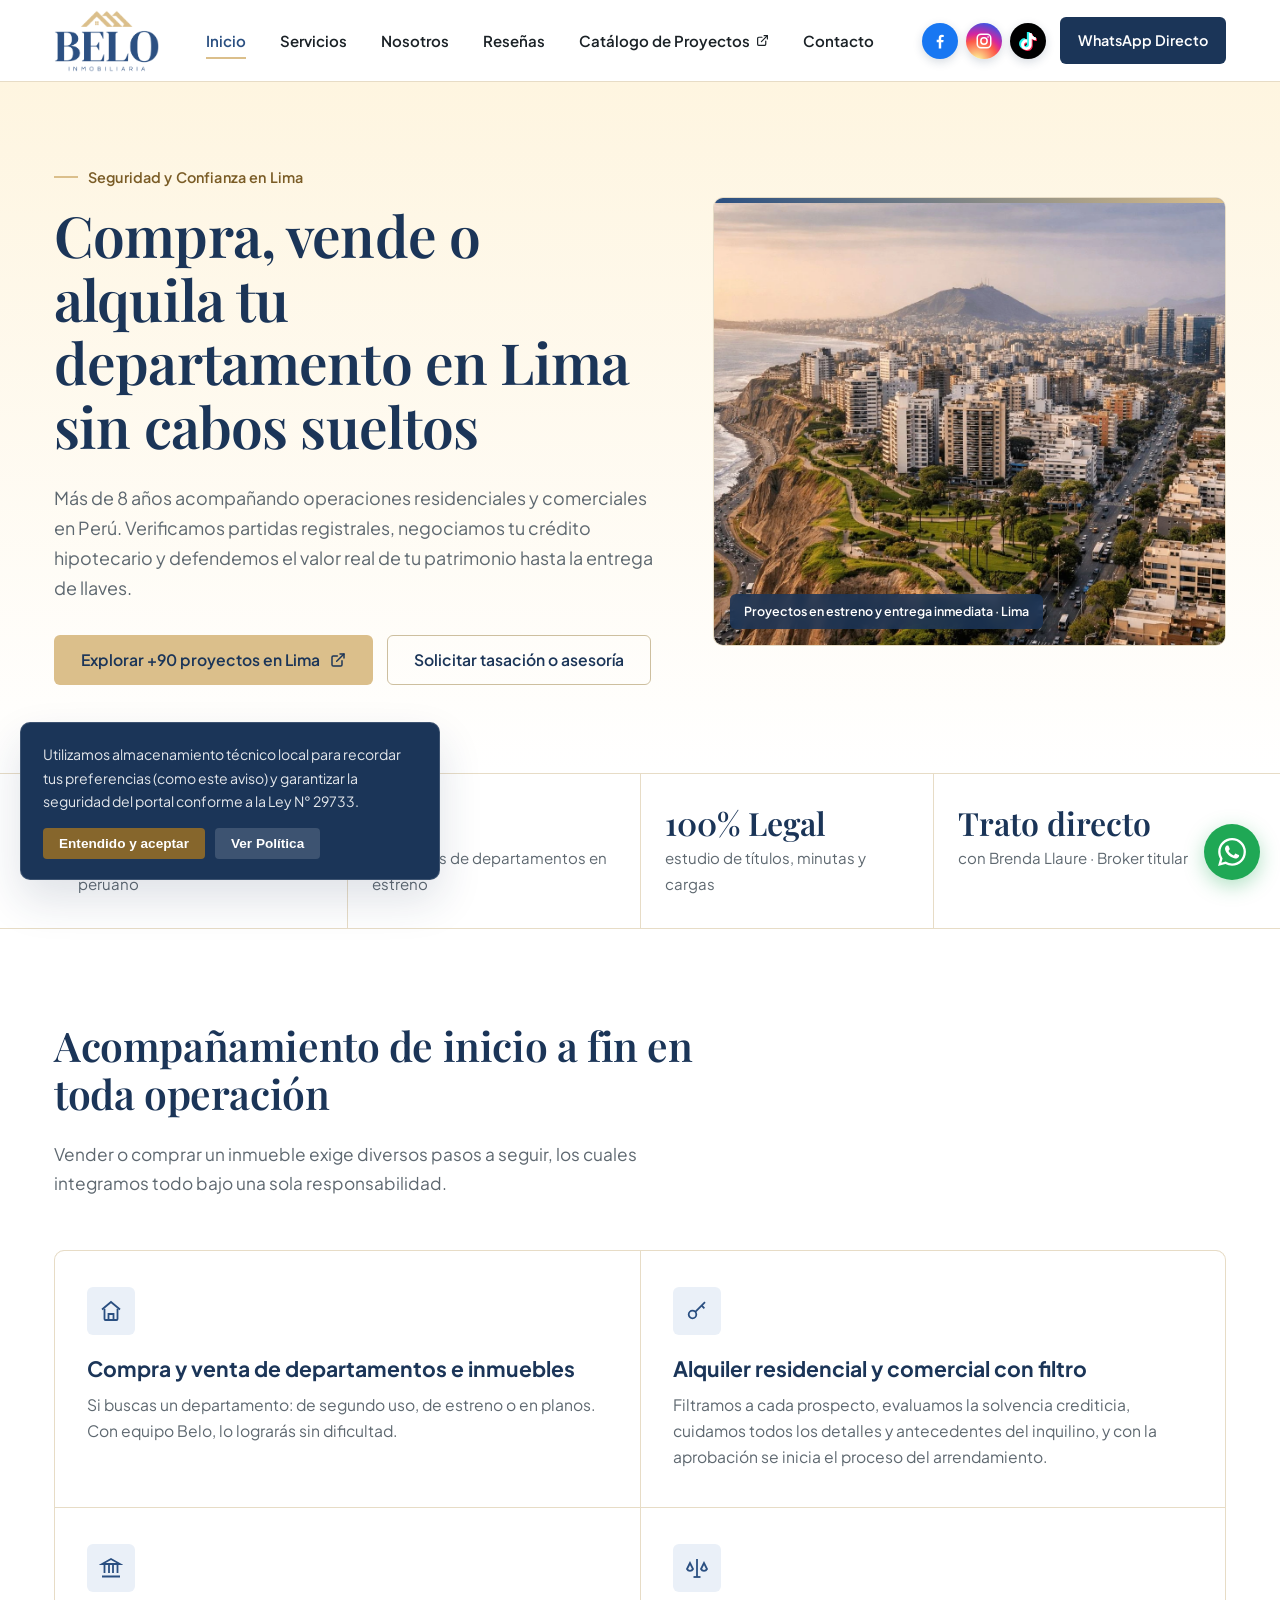
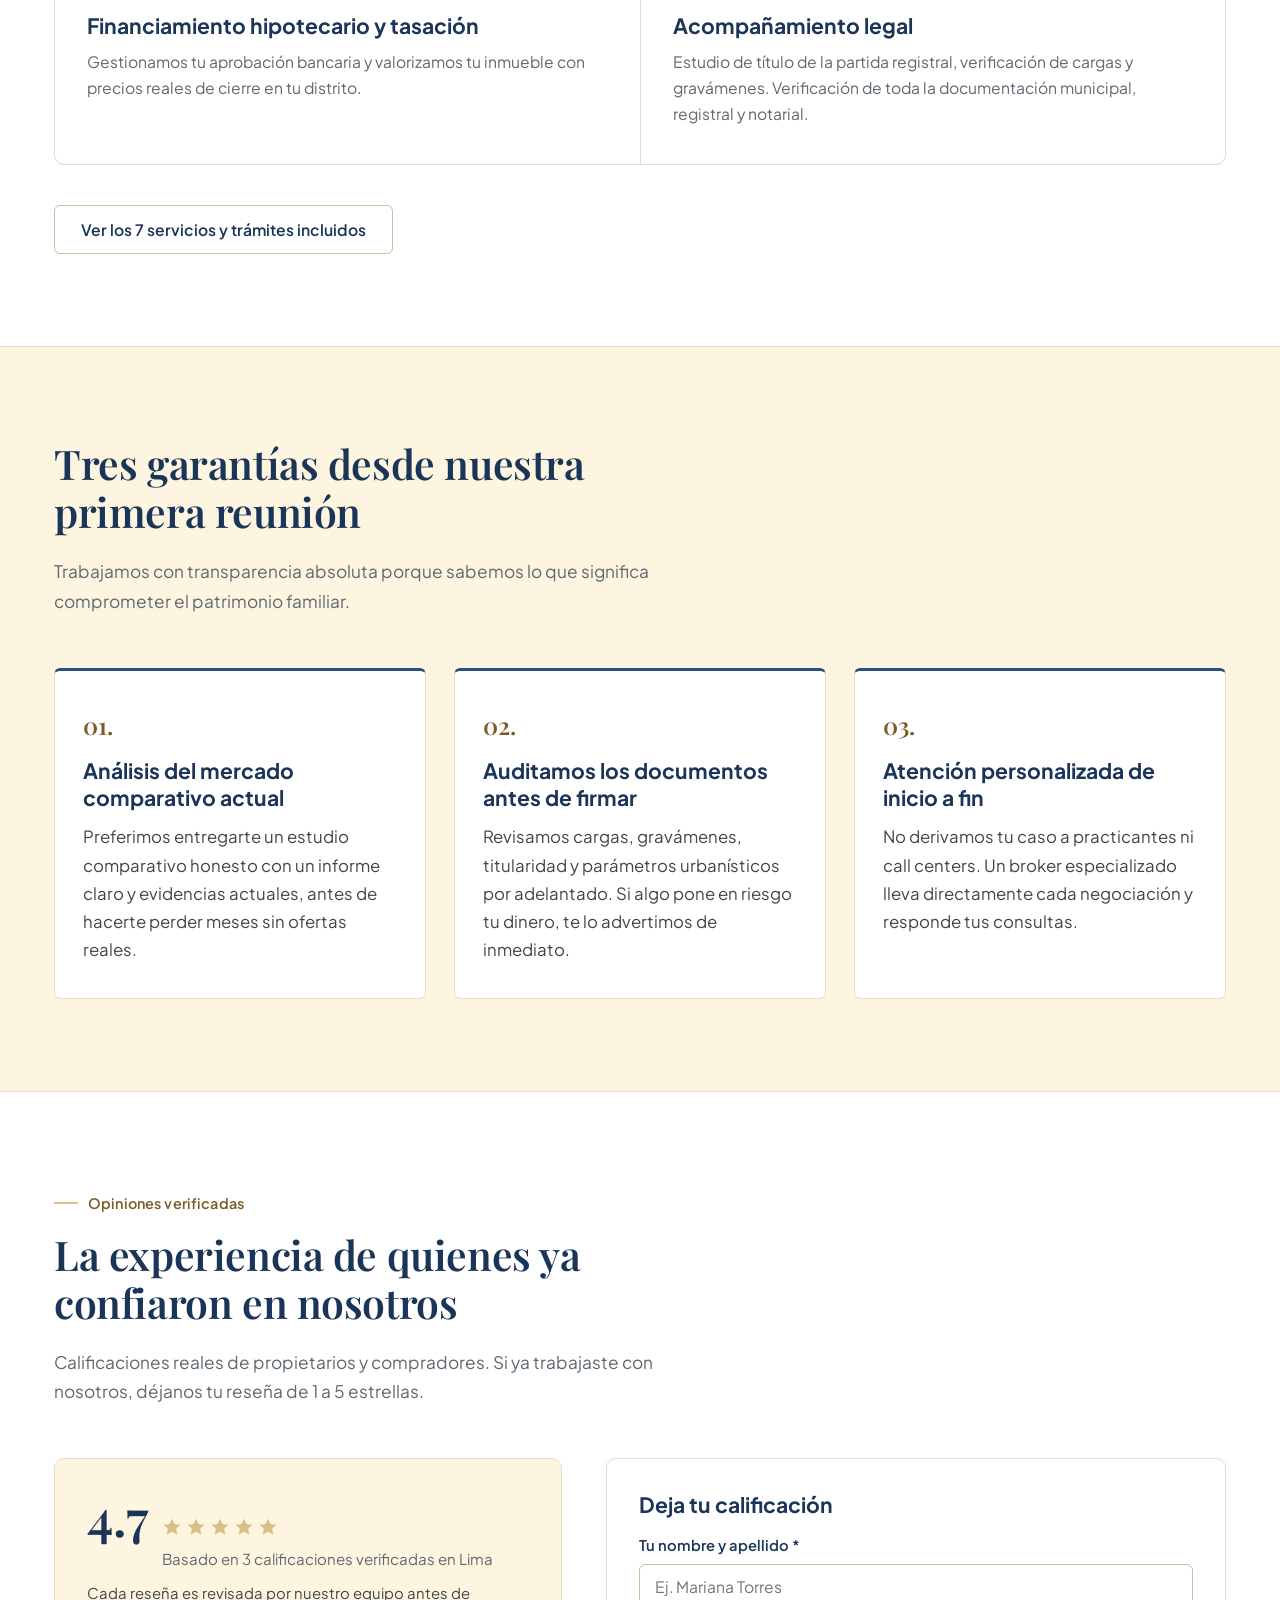
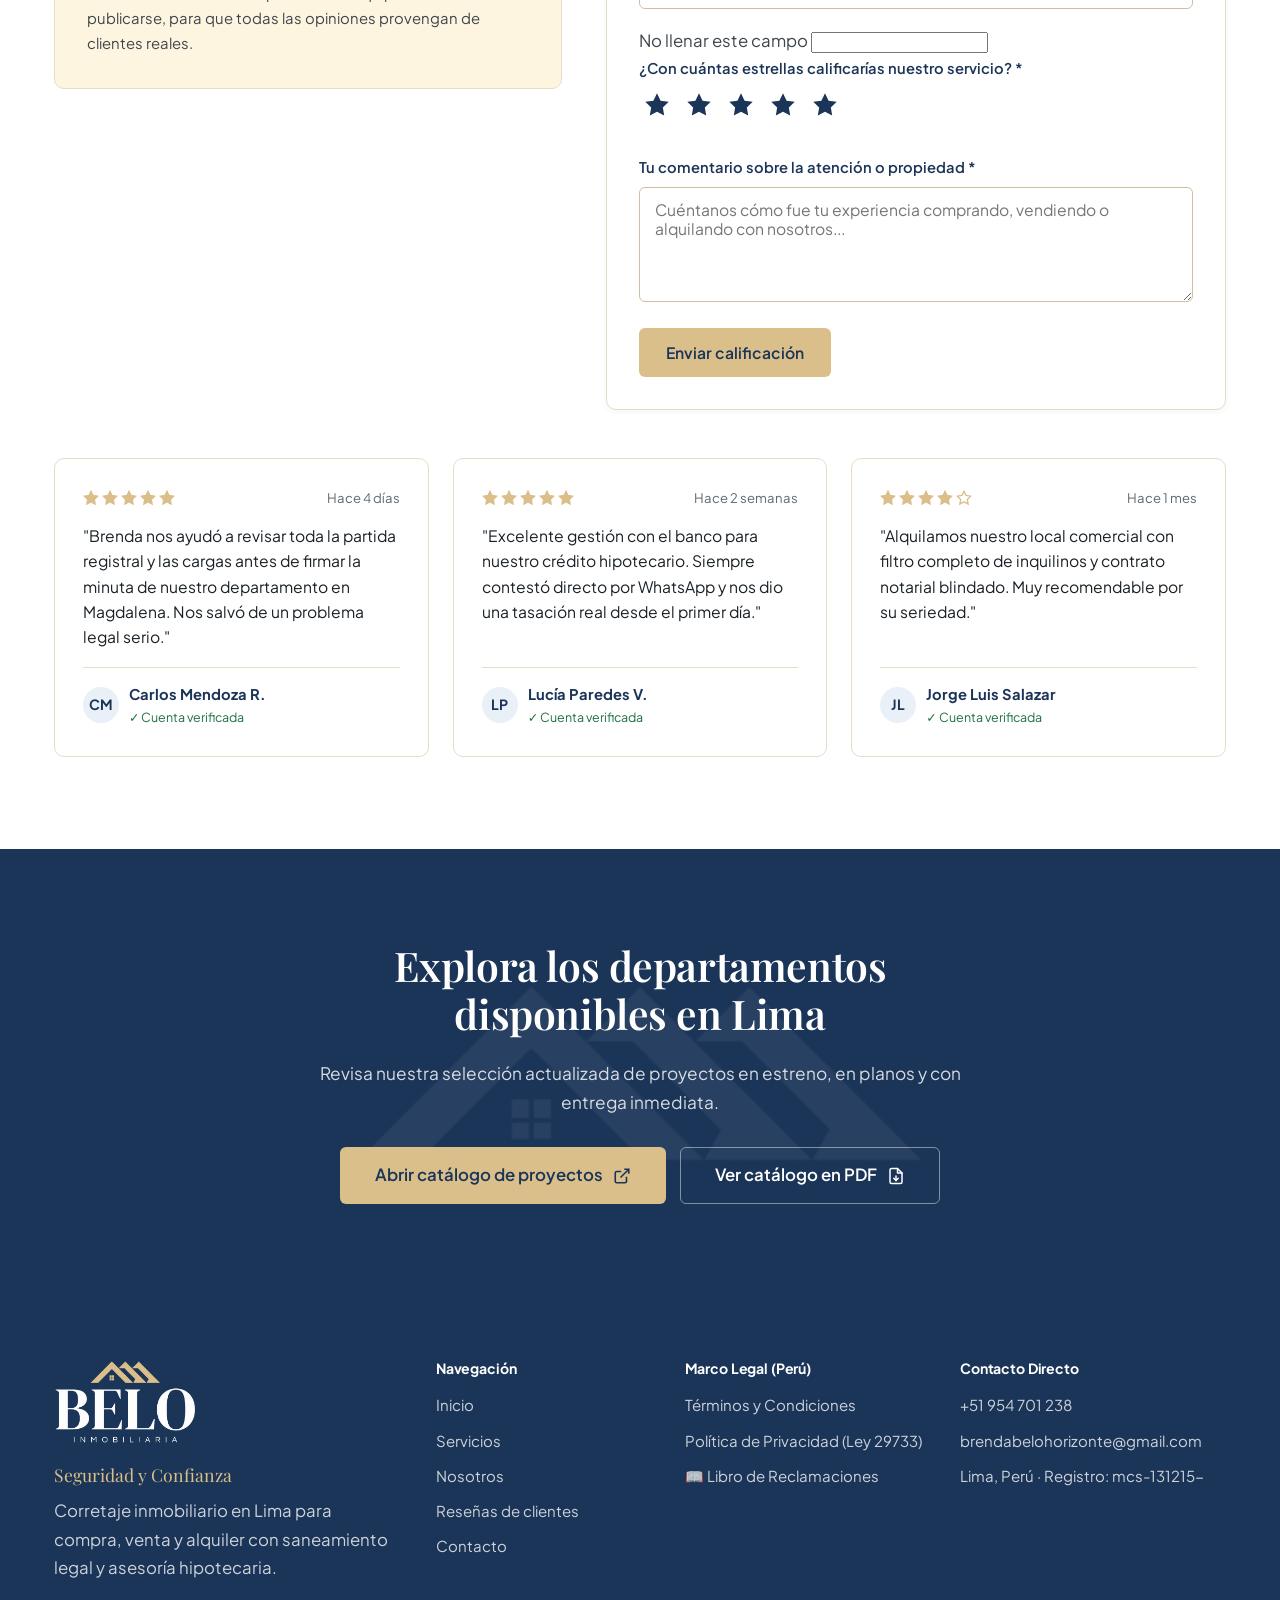
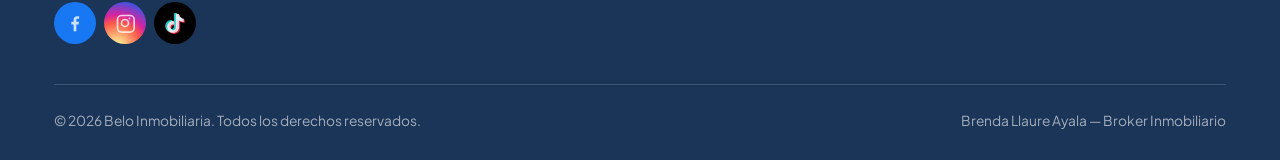
<file: index.html>
<!DOCTYPE html>
<html lang="es-PE">
<head>
  <meta charset="UTF-8">
  <meta name="viewport" content="width=device-width, initial-scale=1.0">

  <title>Belo Inmobiliaria | Compra, venta y alquiler de departamentos e inmuebles en Lima</title>
  <meta name="description" content="Inmobiliaria en Lima con más de 8 años de experiencia y más de 90 proyectos de estreno. Compra, venta y alquiler con tasación real, asesoría hipotecaria y respaldo legal.">

  <meta property="og:type" content="website">
  <meta property="og:locale" content="es_PE">
  <meta property="og:site_name" content="Belo Inmobiliaria">
  <meta property="og:title" content="Belo Inmobiliaria | Seguridad y Confianza en Lima">
  <meta property="og:description" content="Más de 8 años acompañando a familias y empresas de Lima en la compra, venta y alquiler de departamentos y propiedades.">
  <meta property="og:image" content="assets/logo-belo.png">

  <link rel="icon" type="image/png" href="assets/favicon-belo.png">
  <link rel="apple-touch-icon" href="assets/favicon-belo.png">

  <link rel="preconnect" href="https://fonts.googleapis.com">
  <link rel="preconnect" href="https://fonts.gstatic.com" crossorigin>
  <link href="https://fonts.googleapis.com/css2?family=Playfair+Display:wght@500;600&family=Plus+Jakarta+Sans:wght@400;500;600;700&display=swap" rel="stylesheet">

  <link rel="stylesheet" href="css/styles.css?v=3">

  <script type="application/ld+json">
  {
    "@context": "https://schema.org",
    "@type": "RealEstateAgent",
    "name": "Belo Inmobiliaria",
    "slogan": "Seguridad y Confianza",
    "description": "Inmobiliaria en Lima especializada en venta de departamentos de estreno, corretaje residencial y comercial, tasación y saneamiento legal.",
    "image": "assets/logo-belo.png",
    "telephone": "+51954701238",
    "email": "brendabelohorizonte@gmail.com",
    "address": {
      "@type": "PostalAddress",
      "addressLocality": "Lima",
      "addressCountry": "PE"
    },
    "employee": {
      "@type": "Person",
      "name": "Brenda Llaure Ayala",
      "jobTitle": "Broker Inmobiliario"
    }
  }
  </script>
</head>
<body>

  <a class="salto-contenido" href="#contenido">Saltar al contenido principal</a>

  <header class="header" id="header">
    <div class="header__interior">
      <a class="header__logo" href="index.html" aria-label="Inicio — Belo Inmobiliaria">
        <img src="assets/logo-belo.png" alt="Belo Inmobiliaria" width="1082" height="639">
      </a>

      <nav class="nav" id="nav" aria-label="Navegación principal">
        <a class="nav__enlace activo" href="index.html" aria-current="page">Inicio</a>
        <a class="nav__enlace" href="servicios.html">Servicios</a>
        <a class="nav__enlace" href="nosotros.html">Nosotros</a>
        <a class="nav__enlace" href="#resenas">Reseñas</a>
        <a class="nav__enlace" href="https://admin.nexoagentes.pe/email-search/6a6b682a7970f50008cf5bd2" target="_blank" rel="noopener noreferrer">
          Catálogo de Proyectos
          <svg width="13" height="13" viewBox="0 0 24 24" fill="none" stroke="currentColor" stroke-width="2.2" stroke-linecap="round" stroke-linejoin="round" aria-hidden="true"><path d="M18 13v6a2 2 0 0 1-2 2H5a2 2 0 0 1-2-2V8a2 2 0 0 1 2-2h6"/><polyline points="15 3 21 3 21 9"/><line x1="10" y1="14" x2="21" y2="3"/></svg>
          <span class="solo-lectores">(se abre en una pestaña nueva)</span>
        </a>
        <a class="nav__enlace" href="contacto.html">Contacto</a>

        <a class="boton boton--principal nav__wsp-movil" href="https://wa.me/51954701238?text=Hola%20Brenda%2C%20quisiera%20recibir%20asesor%C3%ADa%20inmobiliaria." target="_blank" rel="noopener noreferrer">
          Hablar por WhatsApp
        </a>
      </nav>

      <div class="header__acciones">
        <div class="redes-sociales">
          <a class="red-social red-social--fb" href="https://www.facebook.com/share/1JzZP7yR4J/?mibextid=wwXIfr" target="_blank" rel="noopener noreferrer" aria-label="Facebook de Belo Inmobiliaria">
            <svg viewBox="0 0 24 24" width="18" height="18" fill="currentColor" aria-hidden="true"><path d="M13.6 22v-8.2h2.8l.4-3.3h-3.2V8.4c0-.95.27-1.6 1.63-1.6H17V3.9a23 23 0 0 0-2.5-.13c-2.47 0-4.16 1.5-4.16 4.27v2.43H7.6v3.3h2.74V22z"/></svg>
          </a>
          <a class="red-social red-social--ig" href="https://www.instagram.com/inmobiliaria.brenda?vrfl=ZW5iZTU0MDJnYWZl" target="_blank" rel="noopener noreferrer" aria-label="Instagram de Belo Inmobiliaria">
            <svg viewBox="0 0 24 24" width="18" height="18" fill="none" stroke="currentColor" stroke-width="2" aria-hidden="true"><rect x="3" y="3" width="18" height="18" rx="5"/><circle cx="12" cy="12" r="4.2"/><circle cx="17.4" cy="6.6" r="1.1" fill="currentColor" stroke="none"/></svg>
          </a>
          <a class="red-social red-social--tt" href="https://www.tiktok.com/@inmobiliaria.bh" target="_blank" rel="noopener noreferrer" aria-label="TikTok de Belo Inmobiliaria">
            <svg viewBox="0 0 24 24" width="17" height="17" fill="currentColor" aria-hidden="true"><path d="M12.525.02c1.31-.02 2.61-.01 3.91-.02.08 1.53.63 3.09 1.75 4.17 1.12 1.11 2.7 1.62 4.24 1.79v4.03c-1.44-.05-2.89-.35-4.2-.97-.57-.26-1.1-.59-1.62-.93-.01 2.92.01 5.84-.02 8.75-.08 1.4-.54 2.79-1.35 3.94-1.31 1.92-3.58 3.17-5.91 3.21-1.43.08-2.86-.31-4.08-1.03-2.02-1.19-3.44-3.37-3.65-5.71-.02-.5-.03-1-.01-1.49.18-1.9 1.12-3.72 2.58-4.96 1.66-1.44 3.98-2.13 6.15-1.72.02 1.48-.04 2.96-.04 4.44-.99-.32-2.15-.23-3.02.37-.63.41-1.11 1.04-1.36 1.75-.21.51-.15 1.07-.14 1.61.24 1.64 1.82 3.02 3.5 2.87 1.12-.01 2.19-.66 2.77-1.61.19-.33.4-.67.41-1.06.1-1.79.06-3.57.07-5.36.01-4.03-.01-8.05.02-12.07"/></svg>
          </a>
        </div>
        <a class="boton-wsp-header" href="https://wa.me/51954701238?text=Hola%20Brenda%2C%20quisiera%20recibir%20asesor%C3%ADa%20inmobiliaria." target="_blank" rel="noopener noreferrer">
          WhatsApp Directo
        </a>
        <button class="boton-menu" id="botonMenu" type="button" aria-label="Abrir menú de navegación" aria-expanded="false" aria-controls="nav">
          <svg class="icono-abrir" width="24" height="24" viewBox="0 0 24 24" fill="none" stroke="currentColor" stroke-width="2" stroke-linecap="round"><line x1="3" y1="7" x2="21" y2="7"/><line x1="3" y1="12" x2="21" y2="12"/><line x1="3" y1="17" x2="21" y2="17"/></svg>
          <svg class="icono-cerrar" width="24" height="24" viewBox="0 0 24 24" fill="none" stroke="currentColor" stroke-width="2" stroke-linecap="round"><line x1="5" y1="5" x2="19" y2="19"/><line x1="19" y1="5" x2="5" y2="19"/></svg>
        </button>
      </div>
    </div>
  </header>

  <main class="contenido-principal" id="contenido">

    <section class="hero">
      <div class="contenedor">
        <div class="hero__grid">
          <div>
            <span class="etiqueta">Seguridad y Confianza en Lima</span>
            <h1 class="hero__titulo">Compra, vende o alquila tu departamento en Lima sin cabos sueltos</h1>
            <p class="hero__texto">
              Más de 8 años acompañando operaciones residenciales y comerciales en Perú.
              Verificamos partidas registrales, negociamos tu crédito hipotecario y
              defendemos el valor real de tu patrimonio hasta la entrega de llaves.
            </p>
            <div class="grupo-botones">
              <a class="boton boton--principal" href="https://admin.nexoagentes.pe/email-search/6a6b682a7970f50008cf5bd2" target="_blank" rel="noopener noreferrer">
                Explorar +90 proyectos en Lima
                <svg width="16" height="16" viewBox="0 0 24 24" fill="none" stroke="currentColor" stroke-width="2.2" stroke-linecap="round" stroke-linejoin="round" aria-hidden="true"><path d="M18 13v6a2 2 0 0 1-2 2H5a2 2 0 0 1-2-2V8a2 2 0 0 1 2-2h6"/><polyline points="15 3 21 3 21 9"/><line x1="10" y1="14" x2="21" y2="3"/></svg>
              </a>
              <a class="boton boton--contorno" href="contacto.html">Solicitar tasación o asesoría</a>
            </div>
          </div>

          <figure class="hero__panel">
            <img class="hero__panel-foto"
                 src="assets/hero-lima-miraflores.webp"
                 alt="Vista aérea de los edificios residenciales frente al malecón de Miraflores, Lima"
                 width="1536" height="1024"
                 fetchpriority="high">
            <figcaption class="hero__panel-leyenda">Proyectos en estreno y entrega inmediata · Lima</figcaption>
          </figure>
        </div>
      </div>
    </section>

    <section class="confianza" aria-label="Indicadores de trayectoria">
      <div class="contenedor">
        <ul class="confianza__lista">
          <li class="confianza__item">
            <span class="confianza__dato">8 a 10 años</span>
            <span class="confianza__etiqueta">de experiencia en el mercado peruano</span>
          </li>
          <li class="confianza__item">
            <span class="confianza__dato">+94</span>
            <span class="confianza__etiqueta">proyectos de departamentos en estreno</span>
          </li>
          <li class="confianza__item">
            <span class="confianza__dato">100% Legal</span>
            <span class="confianza__etiqueta">estudio de títulos, minutas y cargas</span>
          </li>
          <li class="confianza__item">
            <span class="confianza__dato">Trato directo</span>
            <span class="confianza__etiqueta">con Brenda Llaure · Broker titular</span>
          </li>
        </ul>
      </div>
    </section>

    <section class="seccion">
      <div class="contenedor">
        <div class="cabecera-seccion">
          <h2>Acompañamiento de inicio a fin en toda operación</h2>
          <p>
            Vender o comprar un inmueble exige diversos pasos a seguir, los cuales integramos
            todo bajo una sola responsabilidad.
          </p>
        </div>

        <div class="grid-servicios grid-servicios--destacados">
          <article class="tarjeta-servicio">
            <span class="tarjeta-servicio__icono">
              <svg width="24" height="24" viewBox="0 0 24 24" fill="none" stroke="currentColor" stroke-width="1.8"><path d="M3 10.5 12 3l9 7.5"/><path d="M5.5 9.8V20a1 1 0 0 0 1 1h11a1 1 0 0 0 1-1V9.8"/><path d="M9.5 21v-6h5v6"/></svg>
            </span>
            <h3>Compra y venta de departamentos e inmuebles</h3>
            <p>Si buscas un departamento: de segundo uso, de estreno o en planos. Con equipo Belo, lo lograrás sin dificultad.</p>
          </article>

          <article class="tarjeta-servicio">
            <span class="tarjeta-servicio__icono">
              <svg width="24" height="24" viewBox="0 0 24 24" fill="none" stroke="currentColor" stroke-width="1.8"><circle cx="7.5" cy="15.5" r="3.8"/><path d="M10.3 12.8 20 3.1"/><path d="M16.6 6.5 19.4 9.3"/></svg>
            </span>
            <h3>Alquiler residencial y comercial con filtro</h3>
            <p>Filtramos a cada prospecto, evaluamos la solvencia crediticia, cuidamos todos los detalles y antecedentes del inquilino, y con la aprobación se inicia el proceso del arrendamiento.</p>
          </article>

          <article class="tarjeta-servicio">
            <span class="tarjeta-servicio__icono">
              <svg width="24" height="24" viewBox="0 0 24 24" fill="none" stroke="currentColor" stroke-width="1.8"><path d="M12 3 21 8H3z"/><path d="M5.5 8v9"/><path d="M10 8v9"/><path d="M14 8v9"/><path d="M18.5 8v9"/><path d="M3 20.5h18"/></svg>
            </span>
            <h3>Financiamiento hipotecario y tasación</h3>
            <p>Gestionamos tu aprobación bancaria y valorizamos tu inmueble con precios reales de cierre en tu distrito.</p>
          </article>

          <article class="tarjeta-servicio">
            <span class="tarjeta-servicio__icono">
              <svg width="24" height="24" viewBox="0 0 24 24" fill="none" stroke="currentColor" stroke-width="1.8"><path d="M12 3v18"/><path d="M5 7 2 13a3.4 3.4 0 0 0 6 0z"/><path d="M19 7l-3 6a3.4 3.4 0 0 0 6 0z"/><path d="M8.5 21h7"/></svg>
            </span>
            <h3>Acompañamiento legal</h3>
            <p>Estudio de título de la partida registral, verificación de cargas y gravámenes. Verificación de toda la documentación municipal, registral y notarial.</p>
          </article>
        </div>

        <div class="grupo-botones grupo-botones--separado">
          <a class="boton boton--contorno" href="servicios.html">Ver los 7 servicios y trámites incluidos</a>
        </div>
      </div>
    </section>

    <section class="seccion seccion--crema">
      <div class="contenedor">
        <div class="cabecera-seccion">
          <h2>Tres garantías desde nuestra primera reunión</h2>
          <p>Trabajamos con transparencia absoluta porque sabemos lo que significa comprometer el patrimonio familiar.</p>
        </div>

        <div class="grid-compromisos">
          <article class="compromiso">
            <span class="compromiso__numero">01.</span>
            <h3>Análisis del mercado comparativo actual</h3>
            <p>Preferimos entregarte un estudio comparativo honesto con un informe claro y evidencias actuales, antes de hacerte perder meses sin ofertas reales.</p>
          </article>

          <article class="compromiso">
            <span class="compromiso__numero">02.</span>
            <h3>Auditamos los documentos antes de firmar</h3>
            <p>Revisamos cargas, gravámenes, titularidad y parámetros urbanísticos por adelantado. Si algo pone en riesgo tu dinero, te lo advertimos de inmediato.</p>
          </article>

          <article class="compromiso">
            <span class="compromiso__numero">03.</span>
            <h3>Atención personalizada de inicio a fin</h3>
            <p>No derivamos tu caso a practicantes ni call centers. Un broker especializado lleva directamente cada negociación y responde tus consultas.</p>
          </article>
        </div>
      </div>
    </section>

    <section class="seccion" id="resenas">
      <div class="contenedor">
        <div class="cabecera-seccion">
          <span class="etiqueta">Opiniones verificadas</span>
          <h2>La experiencia de quienes ya confiaron en nosotros</h2>
          <p>
            Calificaciones reales de propietarios y compradores. Si ya trabajaste con nosotros,
            déjanos tu reseña de 1 a 5 estrellas.
          </p>
        </div>

        <div class="resenas-panel">
          <div class="resenas-resumen">
            <div class="resenas-resumen__nota">
              <span class="resenas-resumen__numero" id="promedioResenas">–</span>
              <div>
                <div class="resenas-resumen__estrellas" aria-hidden="true">
                  <svg width="20" height="20" viewBox="0 0 24 24" fill="currentColor"><polygon points="12 2 15.09 8.26 22 9.27 17 14.14 18.18 21.02 12 17.77 5.82 21.02 7 14.14 2 9.27 8.91 8.26 12 2"/></svg>
                  <svg width="20" height="20" viewBox="0 0 24 24" fill="currentColor"><polygon points="12 2 15.09 8.26 22 9.27 17 14.14 18.18 21.02 12 17.77 5.82 21.02 7 14.14 2 9.27 8.91 8.26 12 2"/></svg>
                  <svg width="20" height="20" viewBox="0 0 24 24" fill="currentColor"><polygon points="12 2 15.09 8.26 22 9.27 17 14.14 18.18 21.02 12 17.77 5.82 21.02 7 14.14 2 9.27 8.91 8.26 12 2"/></svg>
                  <svg width="20" height="20" viewBox="0 0 24 24" fill="currentColor"><polygon points="12 2 15.09 8.26 22 9.27 17 14.14 18.18 21.02 12 17.77 5.82 21.02 7 14.14 2 9.27 8.91 8.26 12 2"/></svg>
                  <svg width="20" height="20" viewBox="0 0 24 24" fill="currentColor"><polygon points="12 2 15.09 8.26 22 9.27 17 14.14 18.18 21.02 12 17.77 5.82 21.02 7 14.14 2 9.27 8.91 8.26 12 2"/></svg>
                </div>
                <p class="resenas-resumen__total" id="totalResenas">Cargando calificaciones…</p>
              </div>
            </div>

            <p style="font-size:0.93rem; color:var(--gris);">
              Cada reseña es revisada por nuestro equipo antes de publicarse, para que todas las
              opiniones provengan de clientes reales.
            </p>
          </div>

          <form class="form-resena" id="formResena" novalidate>
            <h3 style="margin-bottom:14px;">Deja tu calificación</h3>

            <div class="alerta-validacion" id="alertaResena" role="alert"></div>

            <div class="campo">
              <label for="nombreResena">Tu nombre y apellido *</label>
              <input type="text" id="nombreResena" maxlength="60" autocomplete="name" placeholder="Ej. Mariana Torres" required>
            </div>

            <div class="campo-trampa" aria-hidden="true">
              <label for="sitioResena">No llenar este campo</label>
              <input type="text" id="sitioResena" tabindex="-1" autocomplete="off">
            </div>

            <div class="campo">
              <label>¿Con cuántas estrellas calificarías nuestro servicio? *</label>
              <div class="selector-estrellas" role="radiogroup" aria-label="Calificación de 1 a 5 estrellas">
                <input type="radio" id="est5" name="calificacion" value="5">
                <label for="est5" title="5 estrellas — Excelente">
                  <svg width="28" height="28" viewBox="0 0 24 24" fill="currentColor"><polygon points="12 2 15.09 8.26 22 9.27 17 14.14 18.18 21.02 12 17.77 5.82 21.02 7 14.14 2 9.27 8.91 8.26 12 2"/></svg>
                </label>
                <input type="radio" id="est4" name="calificacion" value="4">
                <label for="est4" title="4 estrellas — Muy bueno">
                  <svg width="28" height="28" viewBox="0 0 24 24" fill="currentColor"><polygon points="12 2 15.09 8.26 22 9.27 17 14.14 18.18 21.02 12 17.77 5.82 21.02 7 14.14 2 9.27 8.91 8.26 12 2"/></svg>
                </label>
                <input type="radio" id="est3" name="calificacion" value="3">
                <label for="est3" title="3 estrellas — Regular">
                  <svg width="28" height="28" viewBox="0 0 24 24" fill="currentColor"><polygon points="12 2 15.09 8.26 22 9.27 17 14.14 18.18 21.02 12 17.77 5.82 21.02 7 14.14 2 9.27 8.91 8.26 12 2"/></svg>
                </label>
                <input type="radio" id="est2" name="calificacion" value="2">
                <label for="est2" title="2 estrellas — Por mejorar">
                  <svg width="28" height="28" viewBox="0 0 24 24" fill="currentColor"><polygon points="12 2 15.09 8.26 22 9.27 17 14.14 18.18 21.02 12 17.77 5.82 21.02 7 14.14 2 9.27 8.91 8.26 12 2"/></svg>
                </label>
                <input type="radio" id="est1" name="calificacion" value="1">
                <label for="est1" title="1 estrella — Mala experiencia">
                  <svg width="28" height="28" viewBox="0 0 24 24" fill="currentColor"><polygon points="12 2 15.09 8.26 22 9.27 17 14.14 18.18 21.02 12 17.77 5.82 21.02 7 14.14 2 9.27 8.91 8.26 12 2"/></svg>
                </label>
              </div>
            </div>

            <div class="campo">
              <label for="comentarioResena">Tu comentario sobre la atención o propiedad *</label>
              <textarea id="comentarioResena" maxlength="450" placeholder="Cuéntanos cómo fue tu experiencia comprando, vendiendo o alquilando con nosotros..." required></textarea>
            </div>

            <button type="submit" class="boton boton--principal" id="btnEnviarResena">Enviar calificación</button>
          </form>
        </div>

        <div class="grid-testimonios" id="listaResenas" aria-live="polite"></div>
      </div>
    </section>

    <section class="seccion cta-catalogo">
      <img class="cta-catalogo__marca" src="assets/isotipo-belo-blanco.png" alt="" width="546" height="184" aria-hidden="true" loading="lazy">
      <div class="contenedor">
        <div class="cta-catalogo__contenido">
          <h2>Explora los departamentos disponibles en Lima</h2>
          <p>
            Revisa nuestra selección actualizada de proyectos en estreno, en planos y con entrega inmediata.
          </p>
          <div class="grupo-botones grupo-botones--centrado">
            <a class="boton boton--principal boton--grande boton--animado" href="https://admin.nexoagentes.pe/email-search/6a6b682a7970f50008cf5bd2" target="_blank" rel="noopener noreferrer">
              Abrir catálogo de proyectos
              <svg width="18" height="18" viewBox="0 0 24 24" fill="none" stroke="currentColor" stroke-width="2.2"><path d="M18 13v6a2 2 0 0 1-2 2H5a2 2 0 0 1-2-2V8a2 2 0 0 1 2-2h6"/><polyline points="15 3 21 3 21 9"/><line x1="10" y1="14" x2="21" y2="3"/></svg>
            </a>
            <a class="boton boton--contorno-claro boton--grande boton--animado" href="assets/catalogo-belo-inmobiliaria.pdf" target="_blank" rel="noopener">
              Ver catálogo en PDF
              <svg width="18" height="18" viewBox="0 0 24 24" fill="none" stroke="currentColor" stroke-width="2" stroke-linecap="round" stroke-linejoin="round" aria-hidden="true"><path d="M14 2H6a2 2 0 0 0-2 2v16a2 2 0 0 0 2 2h12a2 2 0 0 0 2-2V8z"/><polyline points="14 2 14 8 20 8"/><line x1="12" y1="18" x2="12" y2="12"/><polyline points="9 15 12 18 15 15"/></svg>
              <span class="solo-lectores">(PDF, se abre en una pestaña nueva)</span>
            </a>
          </div>
        </div>
      </div>
    </section>

  </main>

  <footer class="footer">
    <div class="contenedor">
      <div class="footer__grid">
        <div class="footer__marca">
          <div class="footer__logo">
            <img src="assets/logo-belo-blanco.png" alt="Belo Inmobiliaria" width="1082" height="639" loading="lazy">
          </div>
          <p class="footer__tagline">Seguridad y Confianza</p>
          <p class="footer__descripcion">
            Corretaje inmobiliario en Lima para compra, venta y alquiler con saneamiento legal y asesoría hipotecaria.
          </p>
          <div class="footer__redes redes-sociales redes-sociales--footer">
              <a class="red-social red-social--fb" href="https://www.facebook.com/share/1JzZP7yR4J/?mibextid=wwXIfr" target="_blank" rel="noopener noreferrer" aria-label="Facebook de Belo Inmobiliaria">
                <svg viewBox="0 0 24 24" width="20" height="20" fill="currentColor" aria-hidden="true"><path d="M13.6 22v-8.2h2.8l.4-3.3h-3.2V8.4c0-.95.27-1.6 1.63-1.6H17V3.9a23 23 0 0 0-2.5-.13c-2.47 0-4.16 1.5-4.16 4.27v2.43H7.6v3.3h2.74V22z"/></svg>
              </a>
              <a class="red-social red-social--ig" href="https://www.instagram.com/inmobiliaria.brenda?vrfl=ZW5iZTU0MDJnYWZl" target="_blank" rel="noopener noreferrer" aria-label="Instagram de Belo Inmobiliaria">
                <svg viewBox="0 0 24 24" width="20" height="20" fill="none" stroke="currentColor" stroke-width="2" aria-hidden="true"><rect x="3" y="3" width="20" height="20" rx="5"/><circle cx="12" cy="12" r="4.2"/><circle cx="17.4" cy="6.6" r="1.1" fill="currentColor" stroke="none"/></svg>
              </a>
              <a class="red-social red-social--tt" href="https://www.tiktok.com/@inmobiliaria.bh" target="_blank" rel="noopener noreferrer" aria-label="TikTok de Belo Inmobiliaria">
                <svg viewBox="0 0 24 24" width="19" height="19" fill="currentColor" aria-hidden="true"><path d="M12.525.02c1.31-.02 2.61-.01 3.91-.02.08 1.53.63 3.09 1.75 4.17 1.12 1.11 2.7 1.62 4.24 1.79v4.03c-1.44-.05-2.89-.35-4.2-.97-.57-.26-1.1-.59-1.62-.93-.01 2.92.01 5.84-.02 8.75-.08 1.4-.54 2.79-1.35 3.94-1.31 1.92-3.58 3.17-5.91 3.21-1.43.08-2.86-.31-4.08-1.03-2.02-1.19-3.44-3.37-3.65-5.71-.02-.5-.03-1-.01-1.49.18-1.9 1.12-3.72 2.58-4.96 1.66-1.44 3.98-2.13 6.15-1.72.02 1.48-.04 2.96-.04 4.44-.99-.32-2.15-.23-3.02.37-.63.41-1.11 1.04-1.36 1.75-.21.51-.15 1.07-.14 1.61.24 1.64 1.82 3.02 3.5 2.87 1.12-.01 2.19-.66 2.77-1.61.19-.33.4-.67.41-1.06.1-1.79.06-3.57.07-5.36.01-4.03-.01-8.05.02-12.07"/></svg>
              </a>
            </div>
        </div>

        <div class="footer__columna">
          <h2 class="footer__titulo">Navegación</h2>
          <ul class="footer__lista">
            <li><a href="index.html">Inicio</a></li>
            <li><a href="servicios.html">Servicios</a></li>
            <li><a href="nosotros.html">Nosotros</a></li>
            <li><a href="index.html#resenas">Reseñas de clientes</a></li>
            <li><a href="contacto.html">Contacto</a></li>
          </ul>
        </div>

        <div class="footer__columna">
          <h2 class="footer__titulo">Marco Legal (Perú)</h2>
          <ul class="footer__lista">
            <li><button type="button" class="footer__boton-legal" data-legal="terminos">Términos y Condiciones</button></li>
            <li><button type="button" class="footer__boton-legal" data-legal="privacidad">Política de Privacidad (Ley 29733)</button></li>
            <li><button type="button" class="footer__boton-legal" data-legal="reclamaciones">📖 Libro de Reclamaciones</button></li>
          </ul>
        </div>

        <div class="footer__columna">
          <h2 class="footer__titulo">Contacto Directo</h2>
          <ul class="footer__lista">
            <li><a href="tel:+51954701238">+51 954 701 238</a></li>
            <li><a href="mailto:brendabelohorizonte@gmail.com">brendabelohorizonte@gmail.com</a></li>
            <li>Lima, Perú · Registro: mcs-131215-</li>
          </ul>
        </div>
      </div>

      <div class="footer__pie">
        <span>&copy; <span id="anioActual">2026</span> Belo Inmobiliaria. Todos los derechos reservados.</span>
        <span>Brenda Llaure Ayala — Broker Inmobiliario</span>
      </div>
    </div>
  </footer>

  <div class="modal-overlay" id="modalGeneral" role="dialog" aria-modal="true">
    <div class="modal-caja">
      <button type="button" class="modal-cerrar" id="modalCerrar" aria-label="Cerrar ventana">✕</button>
      <div id="modalContenido"></div>
    </div>
  </div>

  <aside class="banner-cookies" id="bannerCookies" aria-label="Aviso de privacidad y cookies">
    <p>
      Utilizamos almacenamiento técnico local para recordar tus preferencias (como este aviso) y garantizar la seguridad del portal conforme a la Ley N° 29733.
    </p>
    <div class="banner-cookies__acciones">
      <button type="button" class="btn-cookie-aceptar" id="btnAceptarCookies">Entendido y aceptar</button>
      <button type="button" class="btn-cookie-config" data-legal="privacidad">Ver Política</button>
    </div>
  </aside>

  <a class="wsp-flotante" href="https://wa.me/51954701238?text=Hola%20Brenda%2C%20estoy%20interesado%20en%20recibir%20asesor%C3%ADa%20inmobiliaria." target="_blank" rel="noopener noreferrer" aria-label="Escribir por WhatsApp">
    <svg width="28" height="28" viewBox="0 0 24 24" fill="currentColor"><path d="M17.472 14.382c-.297-.149-1.758-.867-2.03-.967-.273-.099-.471-.148-.67.15-.197.297-.767.966-.94 1.164-.173.199-.347.223-.644.075-.297-.15-1.255-.463-2.39-1.475-.883-.788-1.48-1.761-1.653-2.059-.173-.297-.018-.458.13-.606.134-.133.298-.347.446-.52.149-.174.198-.298.298-.497.099-.198.05-.371-.025-.52-.075-.149-.669-1.612-.916-2.207-.242-.579-.487-.5-.669-.51-.173-.008-.371-.01-.57-.01-.198 0-.52.074-.792.372-.272.297-1.04 1.016-1.04 2.479 0 1.462 1.065 2.875 1.213 3.074.149.198 2.096 3.2 5.077 4.487.709.306 1.262.489 1.694.625.712.227 1.36.195 1.872.118.571-.085 1.758-.719 2.006-1.413.248-.694.248-1.289.173-1.413-.074-.124-.272-.198-.57-.347M12.05 21.785h-.004a9.87 9.87 0 0 1-5.031-1.378l-.361-.214-3.741.982.998-3.648-.235-.374a9.86 9.86 0 0 1-1.51-5.26c.001-5.45 4.436-9.884 9.888-9.884a9.82 9.82 0 0 1 6.993 2.898 9.82 9.82 0 0 1 2.893 6.994c-.003 5.45-4.437 9.884-9.885 9.884m8.413-18.297A11.82 11.82 0 0 0 12.05 0C5.495 0 .16 5.335.157 11.892c0 2.096.548 4.142 1.588 5.945L.057 24l6.305-1.654a11.88 11.88 0 0 0 5.683 1.448h.005c6.554 0 11.89-5.335 11.893-11.893a11.82 11.82 0 0 0-3.48-8.413"/></svg>
  </a>

  <script src="js/main.js?v=3"></script>
</body>
</html>
</file>
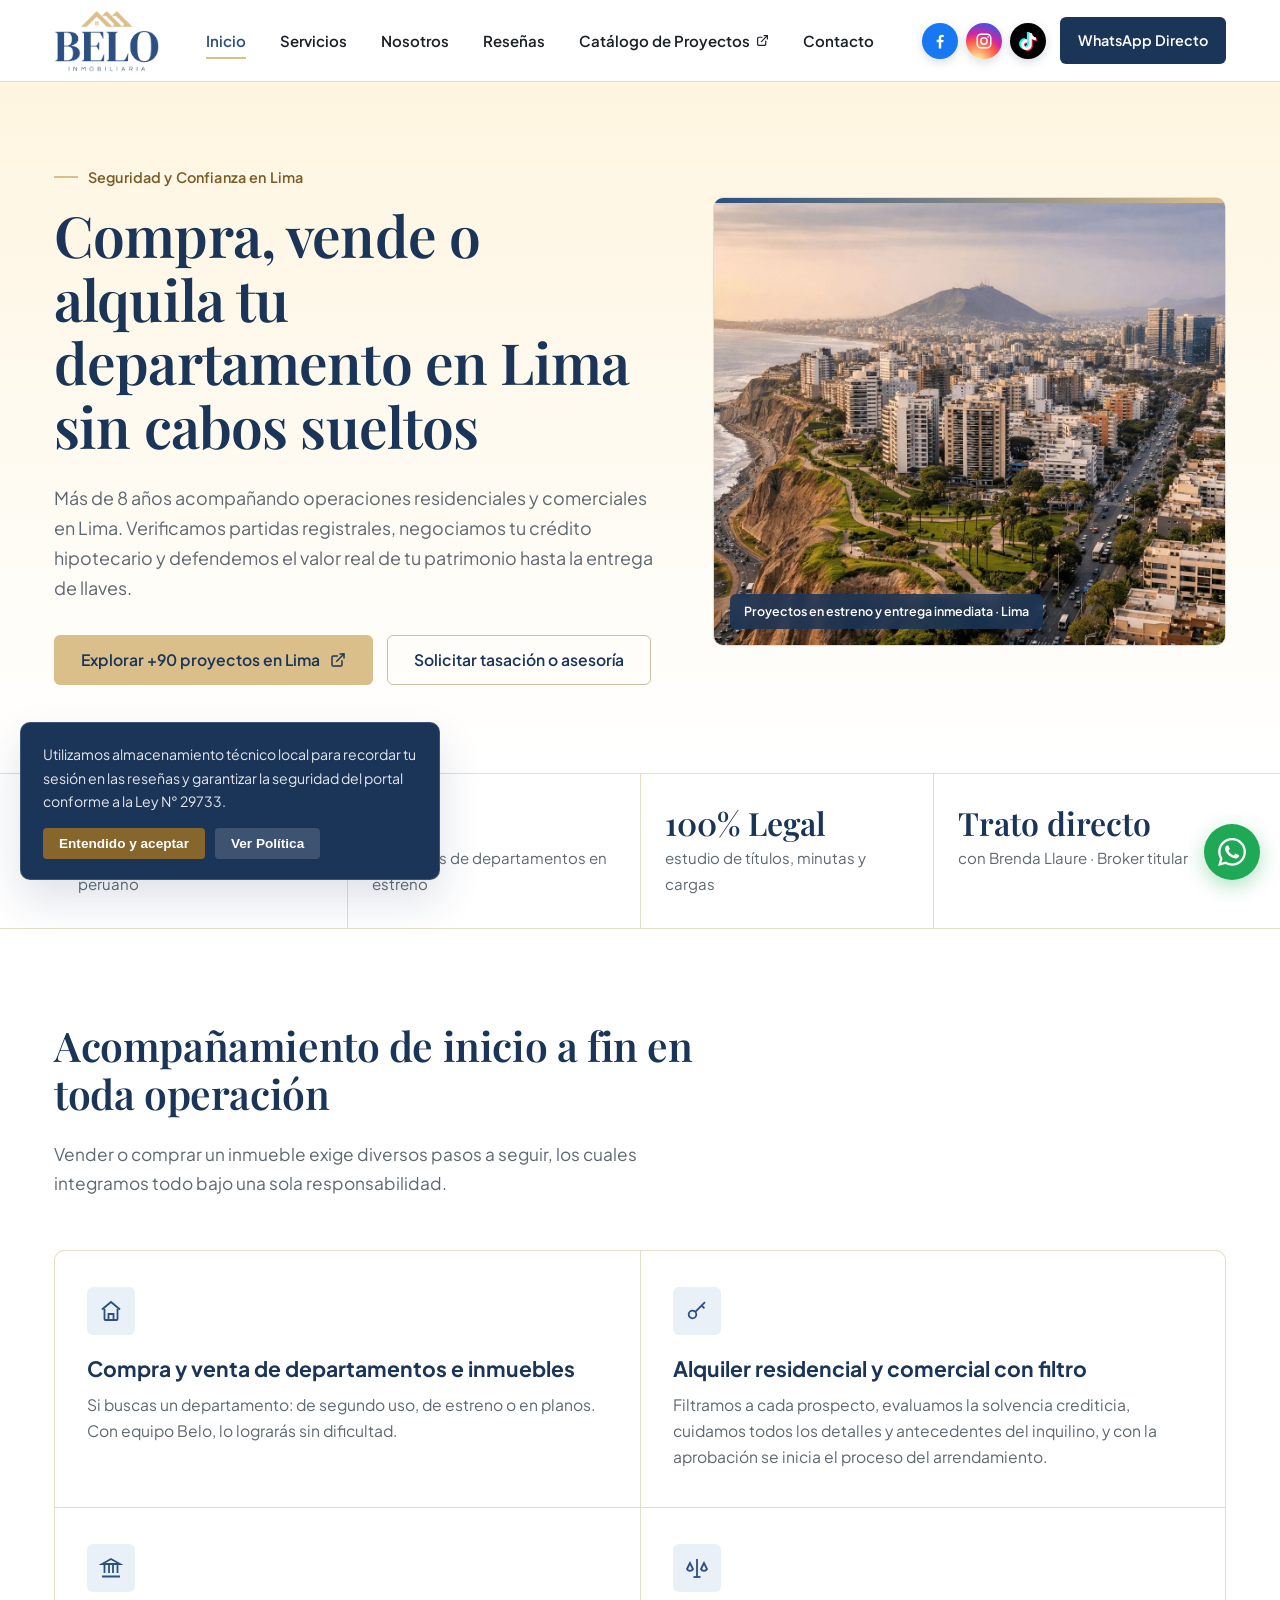
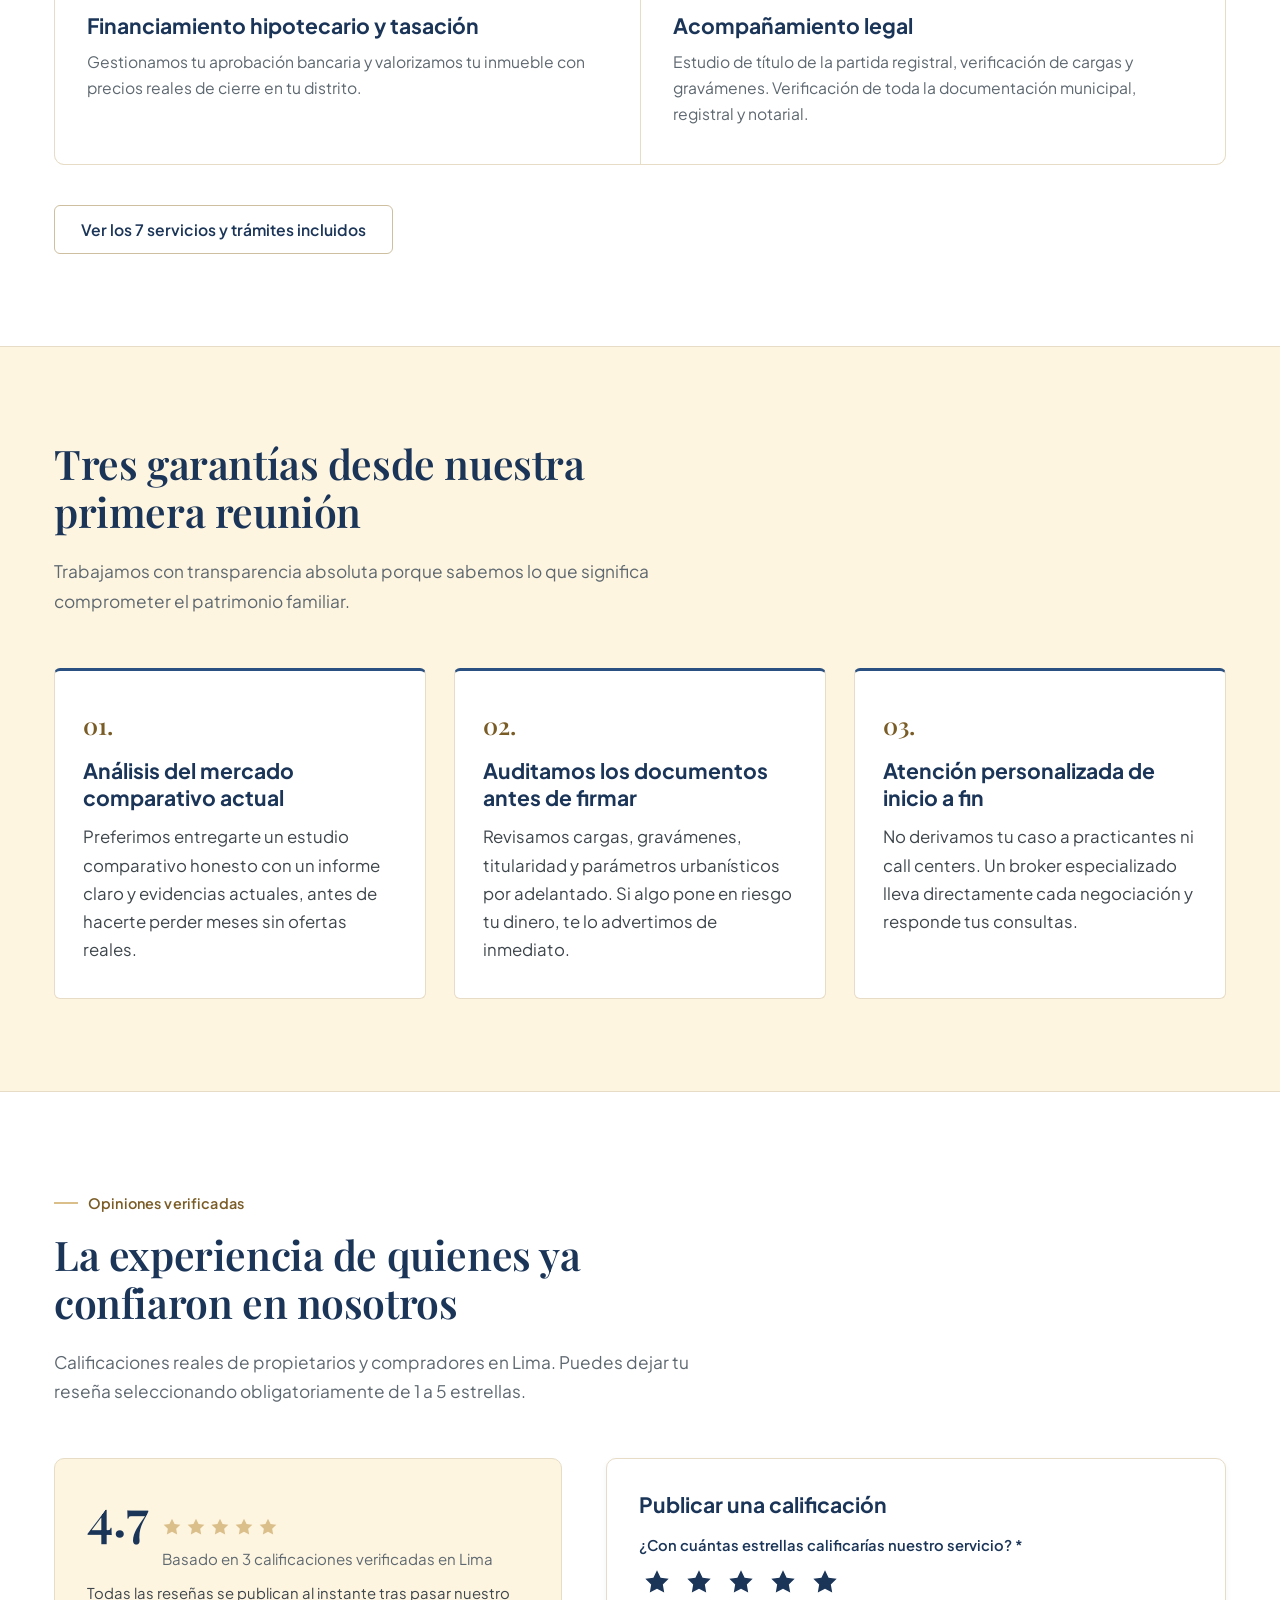
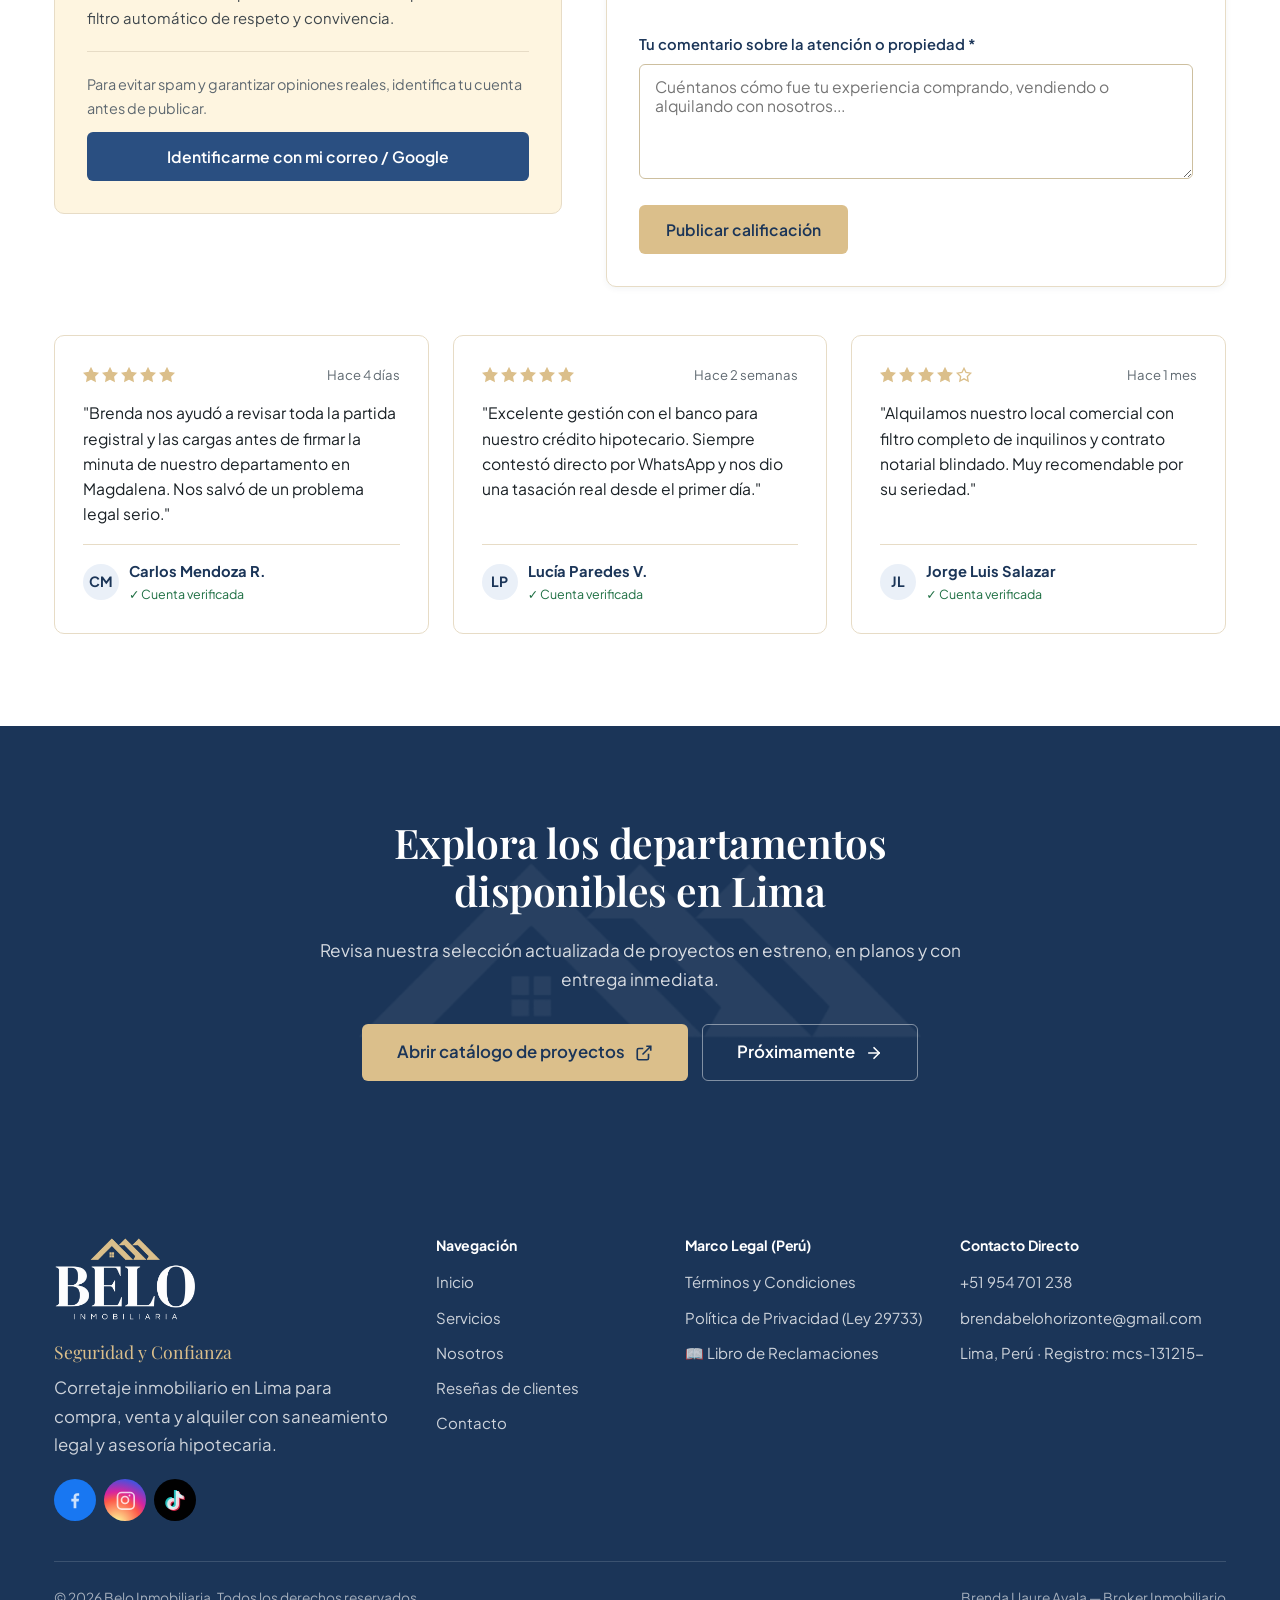
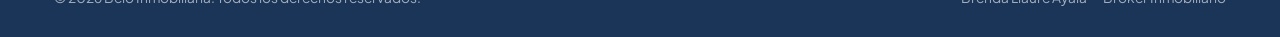
<file: belohorizonte captera/index.html>
<!DOCTYPE html>
<html lang="es-PE">
<head>
  <meta charset="UTF-8">
  <meta name="viewport" content="width=device-width, initial-scale=1.0">

  <title>Belo Inmobiliaria | Compra, venta y alquiler de departamentos e inmuebles en Lima</title>
  <meta name="description" content="Inmobiliaria en Lima con más de 8 años de experiencia y más de 90 proyectos de estreno. Compra, venta y alquiler con tasación real, asesoría hipotecaria y respaldo legal.">

  <meta property="og:type" content="website">
  <meta property="og:locale" content="es_PE">
  <meta property="og:site_name" content="Belo Inmobiliaria">
  <meta property="og:title" content="Belo Inmobiliaria | Seguridad y Confianza en Lima">
  <meta property="og:description" content="Más de 8 años acompañando a familias y empresas de Lima en la compra, venta y alquiler de departamentos y propiedades.">
  <meta property="og:image" content="assets/logo-belo.png">

  <link rel="icon" type="image/png" href="assets/favicon-belo.png">
  <link rel="apple-touch-icon" href="assets/favicon-belo.png">

  <link rel="preconnect" href="https://fonts.googleapis.com">
  <link rel="preconnect" href="https://fonts.gstatic.com" crossorigin>
  <link href="https://fonts.googleapis.com/css2?family=Playfair+Display:wght@500;600&family=Plus+Jakarta+Sans:wght@400;500;600;700&display=swap" rel="stylesheet">

  <link rel="stylesheet" href="css/styles.css">

  <script type="application/ld+json">
  {
    "@context": "https://schema.org",
    "@type": "RealEstateAgent",
    "name": "Belo Inmobiliaria",
    "slogan": "Seguridad y Confianza",
    "description": "Inmobiliaria en Lima especializada en venta de departamentos de estreno, corretaje residencial y comercial, tasación y saneamiento legal.",
    "image": "assets/logo-belo.png",
    "telephone": "+51954701238",
    "email": "brendabelohorizonte@gmail.com",
    "address": {
      "@type": "PostalAddress",
      "addressLocality": "Lima",
      "addressCountry": "PE"
    },
    "employee": {
      "@type": "Person",
      "name": "Brenda Llaure Ayala",
      "jobTitle": "Broker Inmobiliario"
    }
  }
  </script>
</head>
<body>

  <a class="salto-contenido" href="#contenido">Saltar al contenido principal</a>

  <header class="header" id="header">
    <div class="header__interior">
      <a class="header__logo" href="index.html" aria-label="Inicio — Belo Inmobiliaria">
        <img src="assets/logo-belo.png" alt="Belo Inmobiliaria" width="1082" height="639">
      </a>

      <nav class="nav" id="nav" aria-label="Navegación principal">
        <a class="nav__enlace activo" href="index.html" aria-current="page">Inicio</a>
        <a class="nav__enlace" href="servicios.html">Servicios</a>
        <a class="nav__enlace" href="nosotros.html">Nosotros</a>
        <a class="nav__enlace" href="#resenas">Reseñas</a>
        <a class="nav__enlace" href="https://admin.nexoagentes.pe/email-search/6a6b682a7970f50008cf5bd2" target="_blank" rel="noopener noreferrer">
          Catálogo de Proyectos
          <svg width="13" height="13" viewBox="0 0 24 24" fill="none" stroke="currentColor" stroke-width="2.2" stroke-linecap="round" stroke-linejoin="round" aria-hidden="true"><path d="M18 13v6a2 2 0 0 1-2 2H5a2 2 0 0 1-2-2V8a2 2 0 0 1 2-2h6"/><polyline points="15 3 21 3 21 9"/><line x1="10" y1="14" x2="21" y2="3"/></svg>
          <span class="solo-lectores">(se abre en una pestaña nueva)</span>
        </a>
        <a class="nav__enlace" href="contacto.html">Contacto</a>

        <a class="boton boton--principal nav__wsp-movil" href="https://wa.me/51954701238?text=Hola%20Brenda%2C%20quisiera%20recibir%20asesor%C3%ADa%20inmobiliaria." target="_blank" rel="noopener noreferrer">
          Hablar por WhatsApp
        </a>
      </nav>

      <div class="header__acciones">
        <div class="redes-sociales">
          <a class="red-social red-social--fb" href="https://www.facebook.com/share/1JzZP7yR4J/?mibextid=wwXIfr" target="_blank" rel="noopener noreferrer" aria-label="Facebook de Belo Inmobiliaria">
            <svg viewBox="0 0 24 24" width="18" height="18" fill="currentColor" aria-hidden="true"><path d="M13.6 22v-8.2h2.8l.4-3.3h-3.2V8.4c0-.95.27-1.6 1.63-1.6H17V3.9a23 23 0 0 0-2.5-.13c-2.47 0-4.16 1.5-4.16 4.27v2.43H7.6v3.3h2.74V22z"/></svg>
          </a>
          <a class="red-social red-social--ig" href="#" target="_blank" rel="noopener noreferrer" aria-label="Instagram de Belo Inmobiliaria">
            <svg viewBox="0 0 24 24" width="18" height="18" fill="none" stroke="currentColor" stroke-width="2" aria-hidden="true"><rect x="3" y="3" width="18" height="18" rx="5"/><circle cx="12" cy="12" r="4.2"/><circle cx="17.4" cy="6.6" r="1.1" fill="currentColor" stroke="none"/></svg>
          </a>
          <a class="red-social red-social--tt" href="https://www.tiktok.com/@inmobiliaria.bh" target="_blank" rel="noopener noreferrer" aria-label="TikTok de Belo Inmobiliaria">
            <svg viewBox="0 0 24 24" width="17" height="17" fill="currentColor" aria-hidden="true"><path d="M12.525.02c1.31-.02 2.61-.01 3.91-.02.08 1.53.63 3.09 1.75 4.17 1.12 1.11 2.7 1.62 4.24 1.79v4.03c-1.44-.05-2.89-.35-4.2-.97-.57-.26-1.1-.59-1.62-.93-.01 2.92.01 5.84-.02 8.75-.08 1.4-.54 2.79-1.35 3.94-1.31 1.92-3.58 3.17-5.91 3.21-1.43.08-2.86-.31-4.08-1.03-2.02-1.19-3.44-3.37-3.65-5.71-.02-.5-.03-1-.01-1.49.18-1.9 1.12-3.72 2.58-4.96 1.66-1.44 3.98-2.13 6.15-1.72.02 1.48-.04 2.96-.04 4.44-.99-.32-2.15-.23-3.02.37-.63.41-1.11 1.04-1.36 1.75-.21.51-.15 1.07-.14 1.61.24 1.64 1.82 3.02 3.5 2.87 1.12-.01 2.19-.66 2.77-1.61.19-.33.4-.67.41-1.06.1-1.79.06-3.57.07-5.36.01-4.03-.01-8.05.02-12.07"/></svg>
          </a>
        </div>
        <a class="boton-wsp-header" href="https://wa.me/51954701238?text=Hola%20Brenda%2C%20quisiera%20recibir%20asesor%C3%ADa%20inmobiliaria." target="_blank" rel="noopener noreferrer">
          WhatsApp Directo
        </a>
        <button class="boton-menu" id="botonMenu" type="button" aria-label="Abrir menú de navegación" aria-expanded="false" aria-controls="nav">
          <svg class="icono-abrir" width="24" height="24" viewBox="0 0 24 24" fill="none" stroke="currentColor" stroke-width="2" stroke-linecap="round"><line x1="3" y1="7" x2="21" y2="7"/><line x1="3" y1="12" x2="21" y2="12"/><line x1="3" y1="17" x2="21" y2="17"/></svg>
          <svg class="icono-cerrar" width="24" height="24" viewBox="0 0 24 24" fill="none" stroke="currentColor" stroke-width="2" stroke-linecap="round"><line x1="5" y1="5" x2="19" y2="19"/><line x1="19" y1="5" x2="5" y2="19"/></svg>
        </button>
      </div>
    </div>
  </header>

  <main class="contenido-principal" id="contenido">

    <section class="hero">
      <div class="contenedor">
        <div class="hero__grid">
          <div>
            <span class="etiqueta">Seguridad y Confianza en Lima</span>
            <h1 class="hero__titulo">Compra, vende o alquila tu departamento en Lima sin cabos sueltos</h1>
            <p class="hero__texto">
              Más de 8 años acompañando operaciones residenciales y comerciales en Lima.
              Verificamos partidas registrales, negociamos tu crédito hipotecario y
              defendemos el valor real de tu patrimonio hasta la entrega de llaves.
            </p>
            <div class="grupo-botones">
              <a class="boton boton--principal" href="https://admin.nexoagentes.pe/email-search/6a6b682a7970f50008cf5bd2" target="_blank" rel="noopener noreferrer">
                Explorar +90 proyectos en Lima
                <svg width="16" height="16" viewBox="0 0 24 24" fill="none" stroke="currentColor" stroke-width="2.2" stroke-linecap="round" stroke-linejoin="round" aria-hidden="true"><path d="M18 13v6a2 2 0 0 1-2 2H5a2 2 0 0 1-2-2V8a2 2 0 0 1 2-2h6"/><polyline points="15 3 21 3 21 9"/><line x1="10" y1="14" x2="21" y2="3"/></svg>
              </a>
              <a class="boton boton--contorno" href="contacto.html">Solicitar tasación o asesoría</a>
            </div>
          </div>

          <figure class="hero__panel">
            <img class="hero__panel-foto"
                 src="assets/hero-lima-miraflores.webp"
                 alt="Vista aérea de los edificios residenciales frente al malecón de Miraflores, Lima"
                 width="1536" height="1024"
                 fetchpriority="high">
            <figcaption class="hero__panel-leyenda">Proyectos en estreno y entrega inmediata · Lima</figcaption>
          </figure>
        </div>
      </div>
    </section>

    <section class="confianza" aria-label="Indicadores de trayectoria">
      <div class="contenedor">
        <ul class="confianza__lista">
          <li class="confianza__item">
            <span class="confianza__dato">8 a 10 años</span>
            <span class="confianza__etiqueta">de experiencia en el mercado peruano</span>
          </li>
          <li class="confianza__item">
            <span class="confianza__dato">+94</span>
            <span class="confianza__etiqueta">proyectos de departamentos en estreno</span>
          </li>
          <li class="confianza__item">
            <span class="confianza__dato">100% Legal</span>
            <span class="confianza__etiqueta">estudio de títulos, minutas y cargas</span>
          </li>
          <li class="confianza__item">
            <span class="confianza__dato">Trato directo</span>
            <span class="confianza__etiqueta">con Brenda Llaure · Broker titular</span>
          </li>
        </ul>
      </div>
    </section>

    <section class="seccion">
      <div class="contenedor">
        <div class="cabecera-seccion">
          <h2>Acompañamiento de inicio a fin en toda operación</h2>
          <p>
            Vender o comprar un inmueble exige diversos pasos a seguir, los cuales integramos
            todo bajo una sola responsabilidad.
          </p>
        </div>

        <div class="grid-servicios grid-servicios--destacados">
          <article class="tarjeta-servicio">
            <span class="tarjeta-servicio__icono">
              <svg width="24" height="24" viewBox="0 0 24 24" fill="none" stroke="currentColor" stroke-width="1.8"><path d="M3 10.5 12 3l9 7.5"/><path d="M5.5 9.8V20a1 1 0 0 0 1 1h11a1 1 0 0 0 1-1V9.8"/><path d="M9.5 21v-6h5v6"/></svg>
            </span>
            <h3>Compra y venta de departamentos e inmuebles</h3>
            <p>Si buscas un departamento: de segundo uso, de estreno o en planos. Con equipo Belo, lo lograrás sin dificultad.</p>
          </article>

          <article class="tarjeta-servicio">
            <span class="tarjeta-servicio__icono">
              <svg width="24" height="24" viewBox="0 0 24 24" fill="none" stroke="currentColor" stroke-width="1.8"><circle cx="7.5" cy="15.5" r="3.8"/><path d="M10.3 12.8 20 3.1"/><path d="M16.6 6.5 19.4 9.3"/></svg>
            </span>
            <h3>Alquiler residencial y comercial con filtro</h3>
            <p>Filtramos a cada prospecto, evaluamos la solvencia crediticia, cuidamos todos los detalles y antecedentes del inquilino, y con la aprobación se inicia el proceso del arrendamiento.</p>
          </article>

          <article class="tarjeta-servicio">
            <span class="tarjeta-servicio__icono">
              <svg width="24" height="24" viewBox="0 0 24 24" fill="none" stroke="currentColor" stroke-width="1.8"><path d="M12 3 21 8H3z"/><path d="M5.5 8v9"/><path d="M10 8v9"/><path d="M14 8v9"/><path d="M18.5 8v9"/><path d="M3 20.5h18"/></svg>
            </span>
            <h3>Financiamiento hipotecario y tasación</h3>
            <p>Gestionamos tu aprobación bancaria y valorizamos tu inmueble con precios reales de cierre en tu distrito.</p>
          </article>

          <article class="tarjeta-servicio">
            <span class="tarjeta-servicio__icono">
              <svg width="24" height="24" viewBox="0 0 24 24" fill="none" stroke="currentColor" stroke-width="1.8"><path d="M12 3v18"/><path d="M5 7 2 13a3.4 3.4 0 0 0 6 0z"/><path d="M19 7l-3 6a3.4 3.4 0 0 0 6 0z"/><path d="M8.5 21h7"/></svg>
            </span>
            <h3>Acompañamiento legal</h3>
            <p>Estudio de título de la partida registral, verificación de cargas y gravámenes. Verificación de toda la documentación municipal, registral y notarial.</p>
          </article>
        </div>

        <div class="grupo-botones grupo-botones--separado">
          <a class="boton boton--contorno" href="servicios.html">Ver los 7 servicios y trámites incluidos</a>
        </div>
      </div>
    </section>

    <section class="seccion seccion--crema">
      <div class="contenedor">
        <div class="cabecera-seccion">
          <h2>Tres garantías desde nuestra primera reunión</h2>
          <p>Trabajamos con transparencia absoluta porque sabemos lo que significa comprometer el patrimonio familiar.</p>
        </div>

        <div class="grid-compromisos">
          <article class="compromiso">
            <span class="compromiso__numero">01.</span>
            <h3>Análisis del mercado comparativo actual</h3>
            <p>Preferimos entregarte un estudio comparativo honesto con un informe claro y evidencias actuales, antes de hacerte perder meses sin ofertas reales.</p>
          </article>

          <article class="compromiso">
            <span class="compromiso__numero">02.</span>
            <h3>Auditamos los documentos antes de firmar</h3>
            <p>Revisamos cargas, gravámenes, titularidad y parámetros urbanísticos por adelantado. Si algo pone en riesgo tu dinero, te lo advertimos de inmediato.</p>
          </article>

          <article class="compromiso">
            <span class="compromiso__numero">03.</span>
            <h3>Atención personalizada de inicio a fin</h3>
            <p>No derivamos tu caso a practicantes ni call centers. Un broker especializado lleva directamente cada negociación y responde tus consultas.</p>
          </article>
        </div>
      </div>
    </section>

    <section class="seccion" id="resenas">
      <div class="contenedor">
        <div class="cabecera-seccion">
          <span class="etiqueta">Opiniones verificadas</span>
          <h2>La experiencia de quienes ya confiaron en nosotros</h2>
          <p>
            Calificaciones reales de propietarios y compradores en Lima. Puedes dejar tu reseña
            seleccionando obligatoriamente de 1 a 5 estrellas.
          </p>
        </div>

        <div class="resenas-panel">
          <div class="resenas-resumen">
            <div class="resenas-resumen__nota">
              <span class="resenas-resumen__numero" id="promedioResenas">4.9</span>
              <div>
                <div class="resenas-resumen__estrellas" aria-hidden="true">
                  <svg width="20" height="20" viewBox="0 0 24 24" fill="currentColor"><polygon points="12 2 15.09 8.26 22 9.27 17 14.14 18.18 21.02 12 17.77 5.82 21.02 7 14.14 2 9.27 8.91 8.26 12 2"/></svg>
                  <svg width="20" height="20" viewBox="0 0 24 24" fill="currentColor"><polygon points="12 2 15.09 8.26 22 9.27 17 14.14 18.18 21.02 12 17.77 5.82 21.02 7 14.14 2 9.27 8.91 8.26 12 2"/></svg>
                  <svg width="20" height="20" viewBox="0 0 24 24" fill="currentColor"><polygon points="12 2 15.09 8.26 22 9.27 17 14.14 18.18 21.02 12 17.77 5.82 21.02 7 14.14 2 9.27 8.91 8.26 12 2"/></svg>
                  <svg width="20" height="20" viewBox="0 0 24 24" fill="currentColor"><polygon points="12 2 15.09 8.26 22 9.27 17 14.14 18.18 21.02 12 17.77 5.82 21.02 7 14.14 2 9.27 8.91 8.26 12 2"/></svg>
                  <svg width="20" height="20" viewBox="0 0 24 24" fill="currentColor"><polygon points="12 2 15.09 8.26 22 9.27 17 14.14 18.18 21.02 12 17.77 5.82 21.02 7 14.14 2 9.27 8.91 8.26 12 2"/></svg>
                </div>
                <p class="resenas-resumen__total" id="totalResenas">Basado en calificaciones verificadas</p>
              </div>
            </div>

            <p style="font-size:0.93rem; color:var(--gris);">
              Todas las reseñas se publican al instante tras pasar nuestro filtro automático de respeto y convivencia.
            </p>

            <div class="resenas-sesion-caja" id="estadoSesionResena">
            </div>
          </div>

          <form class="form-resena" id="formResena" novalidate>
            <h3 style="margin-bottom:14px;">Publicar una calificación</h3>

            <div class="alerta-validacion" id="alertaResena" role="alert"></div>

            <div class="campo">
              <label>¿Con cuántas estrellas calificarías nuestro servicio? *</label>
              <div class="selector-estrellas" role="radiogroup" aria-label="Calificación de 1 a 5 estrellas">
                <input type="radio" id="est5" name="calificacion" value="5">
                <label for="est5" title="5 estrellas — Excelente">
                  <svg width="28" height="28" viewBox="0 0 24 24" fill="currentColor"><polygon points="12 2 15.09 8.26 22 9.27 17 14.14 18.18 21.02 12 17.77 5.82 21.02 7 14.14 2 9.27 8.91 8.26 12 2"/></svg>
                </label>
                <input type="radio" id="est4" name="calificacion" value="4">
                <label for="est4" title="4 estrellas — Muy bueno">
                  <svg width="28" height="28" viewBox="0 0 24 24" fill="currentColor"><polygon points="12 2 15.09 8.26 22 9.27 17 14.14 18.18 21.02 12 17.77 5.82 21.02 7 14.14 2 9.27 8.91 8.26 12 2"/></svg>
                </label>
                <input type="radio" id="est3" name="calificacion" value="3">
                <label for="est3" title="3 estrellas — Regular">
                  <svg width="28" height="28" viewBox="0 0 24 24" fill="currentColor"><polygon points="12 2 15.09 8.26 22 9.27 17 14.14 18.18 21.02 12 17.77 5.82 21.02 7 14.14 2 9.27 8.91 8.26 12 2"/></svg>
                </label>
                <input type="radio" id="est2" name="calificacion" value="2">
                <label for="est2" title="2 estrellas — Por mejorar">
                  <svg width="28" height="28" viewBox="0 0 24 24" fill="currentColor"><polygon points="12 2 15.09 8.26 22 9.27 17 14.14 18.18 21.02 12 17.77 5.82 21.02 7 14.14 2 9.27 8.91 8.26 12 2"/></svg>
                </label>
                <input type="radio" id="est1" name="calificacion" value="1">
                <label for="est1" title="1 estrella — Mala experiencia">
                  <svg width="28" height="28" viewBox="0 0 24 24" fill="currentColor"><polygon points="12 2 15.09 8.26 22 9.27 17 14.14 18.18 21.02 12 17.77 5.82 21.02 7 14.14 2 9.27 8.91 8.26 12 2"/></svg>
                </label>
              </div>
            </div>

            <div class="campo">
              <label for="comentarioResena">Tu comentario sobre la atención o propiedad *</label>
              <textarea id="comentarioResena" placeholder="Cuéntanos cómo fue tu experiencia comprando, vendiendo o alquilando con nosotros..." required></textarea>
            </div>

            <button type="submit" class="boton boton--principal">Publicar calificación</button>
          </form>
        </div>

        <div class="grid-testimonios" id="listaResenas" aria-live="polite"></div>
      </div>
    </section>

    <section class="seccion cta-catalogo">
      <img class="cta-catalogo__marca" src="assets/isotipo-belo-blanco.png" alt="" width="546" height="184" aria-hidden="true" loading="lazy">
      <div class="contenedor">
        <div class="cta-catalogo__contenido">
          <h2>Explora los departamentos disponibles en Lima</h2>
          <p>
            Revisa nuestra selección actualizada de proyectos en estreno, en planos y con entrega inmediata.
          </p>
          <div class="grupo-botones grupo-botones--centrado">
            <a class="boton boton--principal boton--grande boton--animado" href="https://admin.nexoagentes.pe/email-search/6a6b682a7970f50008cf5bd2" target="_blank" rel="noopener noreferrer">
              Abrir catálogo de proyectos
              <svg width="18" height="18" viewBox="0 0 24 24" fill="none" stroke="currentColor" stroke-width="2.2"><path d="M18 13v6a2 2 0 0 1-2 2H5a2 2 0 0 1-2-2V8a2 2 0 0 1 2-2h6"/><polyline points="15 3 21 3 21 9"/><line x1="10" y1="14" x2="21" y2="3"/></svg>
            </a>
            <a class="boton boton--contorno-claro boton--grande boton--animado" href="#">
              Próximamente
              <svg width="18" height="18" viewBox="0 0 24 24" fill="none" stroke="currentColor" stroke-width="2.2" stroke-linecap="round" stroke-linejoin="round" aria-hidden="true"><line x1="5" y1="12" x2="19" y2="12"/><polyline points="12 5 19 12 12 19"/></svg>
            </a>
          </div>
        </div>
      </div>
    </section>

  </main>

  <footer class="footer">
    <div class="contenedor">
      <div class="footer__grid">
        <div class="footer__marca">
          <div class="footer__logo">
            <img src="assets/logo-belo-blanco.png" alt="Belo Inmobiliaria" width="1082" height="639" loading="lazy">
          </div>
          <p class="footer__tagline">Seguridad y Confianza</p>
          <p class="footer__descripcion">
            Corretaje inmobiliario en Lima para compra, venta y alquiler con saneamiento legal y asesoría hipotecaria.
          </p>
          <div class="footer__redes redes-sociales redes-sociales--footer">
              <a class="red-social red-social--fb" href="https://www.facebook.com/share/1JzZP7yR4J/?mibextid=wwXIfr" target="_blank" rel="noopener noreferrer" aria-label="Facebook de Belo Inmobiliaria">
                <svg viewBox="0 0 24 24" width="20" height="20" fill="currentColor" aria-hidden="true"><path d="M13.6 22v-8.2h2.8l.4-3.3h-3.2V8.4c0-.95.27-1.6 1.63-1.6H17V3.9a23 23 0 0 0-2.5-.13c-2.47 0-4.16 1.5-4.16 4.27v2.43H7.6v3.3h2.74V22z"/></svg>
              </a>
              <a class="red-social red-social--ig" href="#" target="_blank" rel="noopener noreferrer" aria-label="Instagram de Belo Inmobiliaria">
                <svg viewBox="0 0 24 24" width="20" height="20" fill="none" stroke="currentColor" stroke-width="2" aria-hidden="true"><rect x="3" y="3" width="20" height="20" rx="5"/><circle cx="12" cy="12" r="4.2"/><circle cx="17.4" cy="6.6" r="1.1" fill="currentColor" stroke="none"/></svg>
              </a>
              <a class="red-social red-social--tt" href="https://www.tiktok.com/@inmobiliaria.bh" target="_blank" rel="noopener noreferrer" aria-label="TikTok de Belo Inmobiliaria">
                <svg viewBox="0 0 24 24" width="19" height="19" fill="currentColor" aria-hidden="true"><path d="M12.525.02c1.31-.02 2.61-.01 3.91-.02.08 1.53.63 3.09 1.75 4.17 1.12 1.11 2.7 1.62 4.24 1.79v4.03c-1.44-.05-2.89-.35-4.2-.97-.57-.26-1.1-.59-1.62-.93-.01 2.92.01 5.84-.02 8.75-.08 1.4-.54 2.79-1.35 3.94-1.31 1.92-3.58 3.17-5.91 3.21-1.43.08-2.86-.31-4.08-1.03-2.02-1.19-3.44-3.37-3.65-5.71-.02-.5-.03-1-.01-1.49.18-1.9 1.12-3.72 2.58-4.96 1.66-1.44 3.98-2.13 6.15-1.72.02 1.48-.04 2.96-.04 4.44-.99-.32-2.15-.23-3.02.37-.63.41-1.11 1.04-1.36 1.75-.21.51-.15 1.07-.14 1.61.24 1.64 1.82 3.02 3.5 2.87 1.12-.01 2.19-.66 2.77-1.61.19-.33.4-.67.41-1.06.1-1.79.06-3.57.07-5.36.01-4.03-.01-8.05.02-12.07"/></svg>
              </a>
            </div>
        </div>

        <div class="footer__columna">
          <h2 class="footer__titulo">Navegación</h2>
          <ul class="footer__lista">
            <li><a href="index.html">Inicio</a></li>
            <li><a href="servicios.html">Servicios</a></li>
            <li><a href="nosotros.html">Nosotros</a></li>
            <li><a href="index.html#resenas">Reseñas de clientes</a></li>
            <li><a href="contacto.html">Contacto</a></li>
          </ul>
        </div>

        <div class="footer__columna">
          <h2 class="footer__titulo">Marco Legal (Perú)</h2>
          <ul class="footer__lista">
            <li><button type="button" class="footer__boton-legal" data-legal="terminos">Términos y Condiciones</button></li>
            <li><button type="button" class="footer__boton-legal" data-legal="privacidad">Política de Privacidad (Ley 29733)</button></li>
            <li><button type="button" class="footer__boton-legal" data-legal="reclamaciones">📖 Libro de Reclamaciones</button></li>
          </ul>
        </div>

        <div class="footer__columna">
          <h2 class="footer__titulo">Contacto Directo</h2>
          <ul class="footer__lista">
            <li><a href="tel:+51954701238">+51 954 701 238</a></li>
            <li><a href="mailto:brendabelohorizonte@gmail.com">brendabelohorizonte@gmail.com</a></li>
            <li>Lima, Perú · Registro: mcs-131215-</li>
          </ul>
        </div>
      </div>

      <div class="footer__pie">
        <span>&copy; <span id="anioActual">2026</span> Belo Inmobiliaria. Todos los derechos reservados.</span>
        <span>Brenda Llaure Ayala — Broker Inmobiliario</span>
      </div>
    </div>
  </footer>

  <div class="modal-overlay" id="modalGeneral" role="dialog" aria-modal="true">
    <div class="modal-caja">
      <button type="button" class="modal-cerrar" id="modalCerrar" aria-label="Cerrar ventana">✕</button>
      <div id="modalContenido"></div>
    </div>
  </div>

  <aside class="banner-cookies" id="bannerCookies" aria-label="Aviso de privacidad y cookies">
    <p>
      Utilizamos almacenamiento técnico local para recordar tu sesión en las reseñas y garantizar la seguridad del portal conforme a la Ley N° 29733.
    </p>
    <div class="banner-cookies__acciones">
      <button type="button" class="btn-cookie-aceptar" id="btnAceptarCookies">Entendido y aceptar</button>
      <button type="button" class="btn-cookie-config" data-legal="privacidad">Ver Política</button>
    </div>
  </aside>

  <a class="wsp-flotante" href="https://wa.me/51954701238?text=Hola%20Brenda%2C%20estoy%20interesado%20en%20recibir%20asesor%C3%ADa%20inmobiliaria." target="_blank" rel="noopener noreferrer" aria-label="Escribir por WhatsApp">
    <svg width="28" height="28" viewBox="0 0 24 24" fill="currentColor"><path d="M17.472 14.382c-.297-.149-1.758-.867-2.03-.967-.273-.099-.471-.148-.67.15-.197.297-.767.966-.94 1.164-.173.199-.347.223-.644.075-.297-.15-1.255-.463-2.39-1.475-.883-.788-1.48-1.761-1.653-2.059-.173-.297-.018-.458.13-.606.134-.133.298-.347.446-.52.149-.174.198-.298.298-.497.099-.198.05-.371-.025-.52-.075-.149-.669-1.612-.916-2.207-.242-.579-.487-.5-.669-.51-.173-.008-.371-.01-.57-.01-.198 0-.52.074-.792.372-.272.297-1.04 1.016-1.04 2.479 0 1.462 1.065 2.875 1.213 3.074.149.198 2.096 3.2 5.077 4.487.709.306 1.262.489 1.694.625.712.227 1.36.195 1.872.118.571-.085 1.758-.719 2.006-1.413.248-.694.248-1.289.173-1.413-.074-.124-.272-.198-.57-.347M12.05 21.785h-.004a9.87 9.87 0 0 1-5.031-1.378l-.361-.214-3.741.982.998-3.648-.235-.374a9.86 9.86 0 0 1-1.51-5.26c.001-5.45 4.436-9.884 9.888-9.884a9.82 9.82 0 0 1 6.993 2.898 9.82 9.82 0 0 1 2.893 6.994c-.003 5.45-4.437 9.884-9.885 9.884m8.413-18.297A11.82 11.82 0 0 0 12.05 0C5.495 0 .16 5.335.157 11.892c0 2.096.548 4.142 1.588 5.945L.057 24l6.305-1.654a11.88 11.88 0 0 0 5.683 1.448h.005c6.554 0 11.89-5.335 11.893-11.893a11.82 11.82 0 0 0-3.48-8.413"/></svg>
  </a>

  <script src="js/main.js"></script>
</body>
</html>
</file>
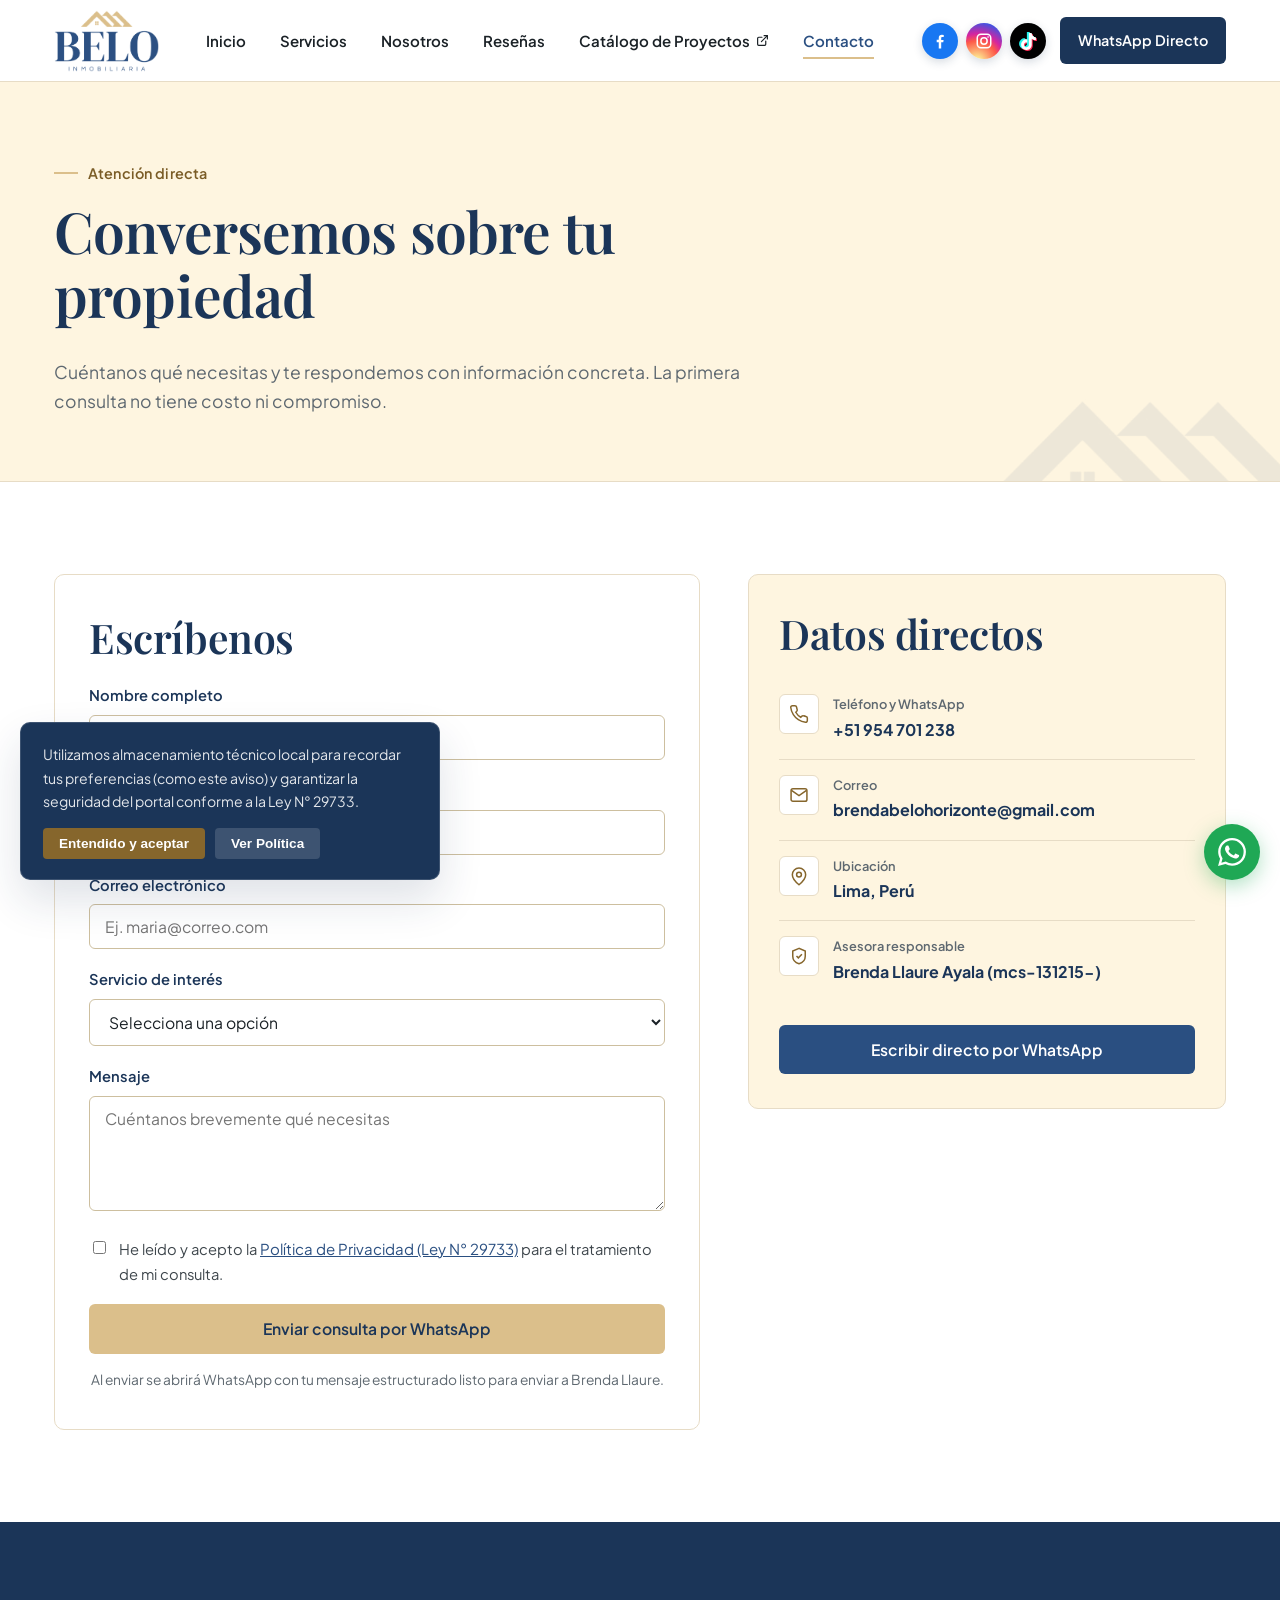
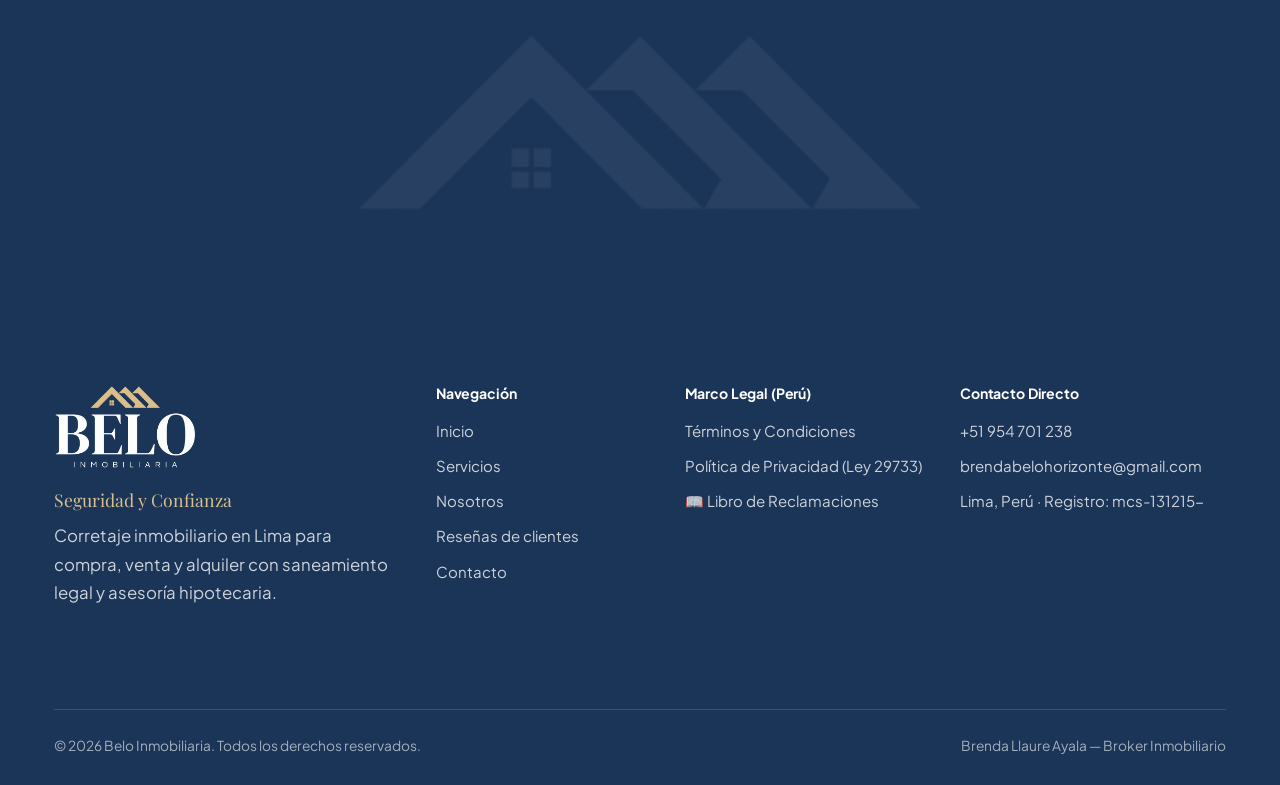
<file: contacto.html>
<!DOCTYPE html>
<html lang="es-PE">
<head>
  <meta charset="UTF-8">
  <meta name="viewport" content="width=device-width, initial-scale=1.0">

  <title>Contacto y asesoría inmobiliaria en Lima | Belo Inmobiliaria</title>
  <meta name="description" content="Escríbenos para comprar, vender, alquilar o tasar tu propiedad en Lima. Atención directa por WhatsApp al +51 954 701 238. La primera consulta no tiene costo.">

  <meta property="og:type" content="website">
  <meta property="og:locale" content="es_PE">
  <meta property="og:site_name" content="Belo Inmobiliaria">
  <meta property="og:title" content="Contacto | Belo Inmobiliaria">
  <meta property="og:description" content="Atención directa por WhatsApp para comprar, vender, alquilar o tasar tu propiedad en Lima.">
  <meta property="og:image" content="assets/logo-belo.png">

  <link rel="icon" type="image/png" href="assets/favicon-belo.png">
  <link rel="apple-touch-icon" href="assets/favicon-belo.png">

  <link rel="preconnect" href="https://fonts.googleapis.com">
  <link rel="preconnect" href="https://fonts.gstatic.com" crossorigin>
  <link href="https://fonts.googleapis.com/css2?family=Playfair+Display:wght@500;600&family=Plus+Jakarta+Sans:wght@400;500;600;700&display=swap" rel="stylesheet">

  <link rel="stylesheet" href="css/styles.css?v=3">
</head>
<body>

  <a class="salto-contenido" href="#contenido">Saltar al contenido principal</a>

  <header class="header" id="header">
    <div class="header__interior">
      <a class="header__logo" href="index.html" aria-label="Inicio — Belo Inmobiliaria">
        <img src="assets/logo-belo.png" alt="Belo Inmobiliaria" width="1082" height="639">
      </a>

      <nav class="nav" id="nav" aria-label="Navegación principal">
        <a class="nav__enlace" href="index.html">Inicio</a>
        <a class="nav__enlace" href="servicios.html">Servicios</a>
        <a class="nav__enlace" href="nosotros.html">Nosotros</a>
        <a class="nav__enlace" href="index.html#resenas">Reseñas</a>
        <a class="nav__enlace" href="https://admin.nexoagentes.pe/email-search/6a6b682a7970f50008cf5bd2" target="_blank" rel="noopener noreferrer">
          Catálogo de Proyectos
          <svg width="13" height="13" viewBox="0 0 24 24" fill="none" stroke="currentColor" stroke-width="2.2" stroke-linecap="round" stroke-linejoin="round" aria-hidden="true"><path d="M18 13v6a2 2 0 0 1-2 2H5a2 2 0 0 1-2-2V8a2 2 0 0 1 2-2h6"/><polyline points="15 3 21 3 21 9"/><line x1="10" y1="14" x2="21" y2="3"/></svg>
          <span class="solo-lectores">(se abre en una pestaña nueva)</span>
        </a>
        <a class="nav__enlace activo" href="contacto.html" aria-current="page">Contacto</a>

        <a class="boton boton--principal nav__wsp-movil" href="https://wa.me/51954701238?text=Hola%20Brenda%2C%20quisiera%20recibir%20asesor%C3%ADa%20inmobiliaria." target="_blank" rel="noopener noreferrer">
          Hablar por WhatsApp
        </a>
      </nav>

      <div class="header__acciones">
        <div class="redes-sociales">
          <a class="red-social red-social--fb" href="https://www.facebook.com/share/1JzZP7yR4J/?mibextid=wwXIfr" target="_blank" rel="noopener noreferrer" aria-label="Facebook de Belo Inmobiliaria">
            <svg viewBox="0 0 24 24" width="18" height="18" fill="currentColor" aria-hidden="true"><path d="M13.6 22v-8.2h2.8l.4-3.3h-3.2V8.4c0-.95.27-1.6 1.63-1.6H17V3.9a23 23 0 0 0-2.5-.13c-2.47 0-4.16 1.5-4.16 4.27v2.43H7.6v3.3h2.74V22z"/></svg>
          </a>
          <a class="red-social red-social--ig" href="https://www.instagram.com/inmobiliaria.brenda?vrfl=ZW5iZTU0MDJnYWZl" target="_blank" rel="noopener noreferrer" aria-label="Instagram de Belo Inmobiliaria">
            <svg viewBox="0 0 24 24" width="18" height="18" fill="none" stroke="currentColor" stroke-width="2" aria-hidden="true"><rect x="3" y="3" width="18" height="18" rx="5"/><circle cx="12" cy="12" r="4.2"/><circle cx="17.4" cy="6.6" r="1.1" fill="currentColor" stroke="none"/></svg>
          </a>
          <a class="red-social red-social--tt" href="https://www.tiktok.com/@inmobiliaria.bh" target="_blank" rel="noopener noreferrer" aria-label="TikTok de Belo Inmobiliaria">
            <svg viewBox="0 0 24 24" width="17" height="17" fill="currentColor" aria-hidden="true"><path d="M12.525.02c1.31-.02 2.61-.01 3.91-.02.08 1.53.63 3.09 1.75 4.17 1.12 1.11 2.7 1.62 4.24 1.79v4.03c-1.44-.05-2.89-.35-4.2-.97-.57-.26-1.1-.59-1.62-.93-.01 2.92.01 5.84-.02 8.75-.08 1.4-.54 2.79-1.35 3.94-1.31 1.92-3.58 3.17-5.91 3.21-1.43.08-2.86-.31-4.08-1.03-2.02-1.19-3.44-3.37-3.65-5.71-.02-.5-.03-1-.01-1.49.18-1.9 1.12-3.72 2.58-4.96 1.66-1.44 3.98-2.13 6.15-1.72.02 1.48-.04 2.96-.04 4.44-.99-.32-2.15-.23-3.02.37-.63.41-1.11 1.04-1.36 1.75-.21.51-.15 1.07-.14 1.61.24 1.64 1.82 3.02 3.5 2.87 1.12-.01 2.19-.66 2.77-1.61.19-.33.4-.67.41-1.06.1-1.79.06-3.57.07-5.36.01-4.03-.01-8.05.02-12.07"/></svg>
          </a>
        </div>
        <a class="boton-wsp-header" href="https://wa.me/51954701238?text=Hola%20Brenda%2C%20quisiera%20recibir%20asesor%C3%ADa%20inmobiliaria." target="_blank" rel="noopener noreferrer">
          WhatsApp Directo
        </a>
        <button class="boton-menu" id="botonMenu" type="button" aria-label="Abrir menú de navegación" aria-expanded="false" aria-controls="nav">
          <svg class="icono-abrir" width="24" height="24" viewBox="0 0 24 24" fill="none" stroke="currentColor" stroke-width="2" stroke-linecap="round"><line x1="3" y1="7" x2="21" y2="7"/><line x1="3" y1="12" x2="21" y2="12"/><line x1="3" y1="17" x2="21" y2="17"/></svg>
          <svg class="icono-cerrar" width="24" height="24" viewBox="0 0 24 24" fill="none" stroke="currentColor" stroke-width="2" stroke-linecap="round"><line x1="5" y1="5" x2="19" y2="19"/><line x1="19" y1="5" x2="5" y2="19"/></svg>
        </button>
      </div>
    </div>
  </header>

  <main class="contenido-principal" id="contenido">

    <section class="cabecera-pagina">
      <img class="cabecera-pagina__marca" src="assets/isotipo-belo.png" alt="" width="546" height="184" aria-hidden="true">
      <div class="contenedor">
        <div class="cabecera-pagina__contenido">
          <span class="etiqueta">Atención directa</span>
          <h1>Conversemos sobre tu propiedad</h1>
          <p>
            Cuéntanos qué necesitas y te respondemos con información concreta.
            La primera consulta no tiene costo ni compromiso.
          </p>
        </div>
      </div>
    </section>

    <section class="seccion">
      <div class="contenedor">
        <div class="contacto__grid">

          <div>
            <form class="formulario" id="formContacto" novalidate>
              <h2 class="formulario__titulo">Escríbenos</h2>

              <div class="campo">
                <label for="nombre">Nombre completo</label>
                <input type="text" id="nombre" name="nombre" autocomplete="name" placeholder="Ej. María Fernández" required>
                <span class="campo__error" id="errorNombre">Escribe tu nombre completo.</span>
              </div>

              <div class="campo">
                <label for="telefono">Teléfono</label>
                <input type="tel" id="telefono" name="telefono" autocomplete="tel" inputmode="tel" placeholder="Ej. 999 888 777" required>
                <span class="campo__error" id="errorTelefono">Escribe un número de teléfono válido (al menos 6 dígitos).</span>
              </div>

              <div class="campo">
                <label for="correo">Correo electrónico</label>
                <input type="email" id="correo" name="correo" autocomplete="email" placeholder="Ej. maria@correo.com" required>
                <span class="campo__error" id="errorCorreo">Escribe un correo electrónico válido.</span>
              </div>

              <div class="campo">
                <label for="servicio">Servicio de interés</label>
                <select id="servicio" name="servicio" required>
                  <option value="">Selecciona una opción</option>
                  <option value="Comprar departamento / inmueble">Comprar departamento / inmueble</option>
                  <option value="Vender mi propiedad">Vender mi propiedad</option>
                  <option value="Alquilar">Alquilar</option>
                  <option value="Tasación">Tasación</option>
                  <option value="Asesoría hipotecaria">Asesoría hipotecaria</option>
                  <option value="Otro">Otro</option>
                </select>
                <span class="campo__error" id="errorServicio">Elige el servicio que te interesa.</span>
              </div>

              <div class="campo">
                <label for="mensaje">Mensaje</label>
                <textarea id="mensaje" name="mensaje" placeholder="Cuéntanos brevemente qué necesitas" required></textarea>
                <span class="campo__error" id="errorMensaje">Escribe un mensaje de al menos 10 caracteres.</span>
              </div>

              <div class="campo">
                <div class="campo--checkbox">
                  <input type="checkbox" id="aceptoPrivacidad" required>
                  <label for="aceptoPrivacidad">
                    He leído y acepto la <button type="button" class="footer__boton-legal" data-legal="privacidad" style="color:var(--azul); text-decoration:underline;">Política de Privacidad (Ley N° 29733)</button> para el tratamiento de mi consulta.
                  </label>
                </div>
                <span class="campo__error">Debes aceptar la Política de Privacidad para enviar tu consulta.</span>
              </div>

              <button type="submit" class="boton boton--principal boton--bloque">
                Enviar consulta por WhatsApp
              </button>

              <p class="formulario__nota" style="margin-top:14px; font-size:0.86rem; color:var(--gris-suave); text-align:center;">
                Al enviar se abrirá WhatsApp con tu mensaje estructurado listo para enviar a Brenda Llaure.
              </p>
            </form>
          </div>

          <aside class="datos-contacto">
            <h2 class="datos-contacto__titulo">Datos directos</h2>
            <div class="datos-contacto__lista" style="margin-bottom:24px;">
              <div class="dato">
                <span class="dato__icono">
                  <svg width="20" height="20" viewBox="0 0 24 24" fill="none" stroke="currentColor" stroke-width="1.8"><path d="M22 16.9v3a2 2 0 0 1-2.2 2 19.8 19.8 0 0 1-8.6-3.1 19.5 19.5 0 0 1-6-6A19.8 19.8 0 0 1 2.1 4.2 2 2 0 0 1 4.1 2h3a2 2 0 0 1 2 1.7c.1 1 .4 1.9.7 2.8a2 2 0 0 1-.5 2.1L8.1 9.9a16 16 0 0 0 6 6l1.3-1.3a2 2 0 0 1 2.1-.4c.9.3 1.8.6 2.8.7a2 2 0 0 1 1.7 2"/></svg>
                </span>
                <div>
                  <span class="dato__titulo">Teléfono y WhatsApp</span>
                  <a class="dato__valor" href="tel:+51954701238">+51 954 701 238</a>
                </div>
              </div>

              <div class="dato">
                <span class="dato__icono">
                  <svg width="20" height="20" viewBox="0 0 24 24" fill="none" stroke="currentColor" stroke-width="1.8"><rect x="2.5" y="4.5" width="19" height="15" rx="2.2"/><path d="m3 6.5 9 6.2 9-6.2"/></svg>
                </span>
                <div>
                  <span class="dato__titulo">Correo</span>
                  <a class="dato__valor" href="mailto:brendabelohorizonte@gmail.com">brendabelohorizonte@gmail.com</a>
                </div>
              </div>

              <div class="dato">
                <span class="dato__icono">
                  <svg width="20" height="20" viewBox="0 0 24 24" fill="none" stroke="currentColor" stroke-width="1.8"><path d="M20 10.5c0 5.5-8 12-8 12s-8-6.5-8-12a8 8 0 0 1 16 0"/><circle cx="12" cy="10.3" r="2.9"/></svg>
                </span>
                <div>
                  <span class="dato__titulo">Ubicación</span>
                  <span class="dato__valor">Lima, Perú</span>
                </div>
              </div>

              <div class="dato">
                <span class="dato__icono">
                  <svg width="20" height="20" viewBox="0 0 24 24" fill="none" stroke="currentColor" stroke-width="1.8"><path d="M12 2.8 4.5 6v6.2c0 4.3 3.1 7.7 7.5 9 4.4-1.3 7.5-4.7 7.5-9V6z"/><path d="m9 12 2.2 2.2L15.5 10"/></svg>
                </span>
                <div>
                  <span class="dato__titulo">Asesora responsable</span>
                  <span class="dato__valor">Brenda Llaure Ayala (mcs-131215-)</span>
                </div>
              </div>
            </div>

            <a class="boton boton--azul boton--bloque" href="https://wa.me/51954701238?text=Hola%20Brenda%2C%20quisiera%20recibir%20asesor%C3%ADa%20inmobiliaria." target="_blank" rel="noopener noreferrer">
              Escribir directo por WhatsApp
            </a>
          </aside>

        </div>
      </div>
    </section>

    <section class="seccion cta-catalogo">
      <img class="cta-catalogo__marca" src="assets/isotipo-belo-blanco.png" alt="" width="546" height="184" aria-hidden="true" loading="lazy">
      <div class="contenedor">
        <div class="cta-catalogo__contenido">
          <h2>¿Prefieres mirar primero?</h2>
          <p>
            Revisa los proyectos disponibles con fotos, precios y disponibilidad
            actualizada, y escríbenos cuando alguno te interese.
          </p>
          <a class="boton boton--principal boton--grande" href="https://admin.nexoagentes.pe/email-search/6a6b682a7970f50008cf5bd2" target="_blank" rel="noopener noreferrer">
            Ver catálogo de proyectos
            <svg width="18" height="18" viewBox="0 0 24 24" fill="none" stroke="currentColor" stroke-width="2.2"><path d="M18 13v6a2 2 0 0 1-2 2H5a2 2 0 0 1-2-2V8a2 2 0 0 1 2-2h6"/><polyline points="15 3 21 3 21 9"/><line x1="10" y1="14" x2="21" y2="3"/></svg>
          </a>
        </div>
      </div>
    </section>

  </main>

  <footer class="footer">
    <div class="contenedor">
      <div class="footer__grid">
        <div class="footer__marca">
          <div class="footer__logo">
            <img src="assets/logo-belo-blanco.png" alt="Belo Inmobiliaria" width="1082" height="639" loading="lazy">
          </div>
          <p class="footer__tagline">Seguridad y Confianza</p>
          <p class="footer__descripcion">
            Corretaje inmobiliario en Lima para compra, venta y alquiler con saneamiento legal y asesoría hipotecaria.
          </p>
          <div class="footer__redes redes-sociales redes-sociales--footer">
              <a class="red-social red-social--fb" href="https://www.facebook.com/share/1JzZP7yR4J/?mibextid=wwXIfr" target="_blank" rel="noopener noreferrer" aria-label="Facebook de Belo Inmobiliaria">
                <svg viewBox="0 0 24 24" width="20" height="20" fill="currentColor" aria-hidden="true"><path d="M13.6 22v-8.2h2.8l.4-3.3h-3.2V8.4c0-.95.27-1.6 1.63-1.6H17V3.9a23 23 0 0 0-2.5-.13c-2.47 0-4.16 1.5-4.16 4.27v2.43H7.6v3.3h2.74V22z"/></svg>
              </a>
              <a class="red-social red-social--ig" href="https://www.instagram.com/inmobiliaria.brenda?vrfl=ZW5iZTU0MDJnYWZl" target="_blank" rel="noopener noreferrer" aria-label="Instagram de Belo Inmobiliaria">
                <svg viewBox="0 0 24 24" width="20" height="20" fill="none" stroke="currentColor" stroke-width="2" aria-hidden="true"><rect x="3" y="3" width="20" height="20" rx="5"/><circle cx="12" cy="12" r="4.2"/><circle cx="17.4" cy="6.6" r="1.1" fill="currentColor" stroke="none"/></svg>
              </a>
              <a class="red-social red-social--tt" href="https://www.tiktok.com/@inmobiliaria.bh" target="_blank" rel="noopener noreferrer" aria-label="TikTok de Belo Inmobiliaria">
                <svg viewBox="0 0 24 24" width="19" height="19" fill="currentColor" aria-hidden="true"><path d="M12.525.02c1.31-.02 2.61-.01 3.91-.02.08 1.53.63 3.09 1.75 4.17 1.12 1.11 2.7 1.62 4.24 1.79v4.03c-1.44-.05-2.89-.35-4.2-.97-.57-.26-1.1-.59-1.62-.93-.01 2.92.01 5.84-.02 8.75-.08 1.4-.54 2.79-1.35 3.94-1.31 1.92-3.58 3.17-5.91 3.21-1.43.08-2.86-.31-4.08-1.03-2.02-1.19-3.44-3.37-3.65-5.71-.02-.5-.03-1-.01-1.49.18-1.9 1.12-3.72 2.58-4.96 1.66-1.44 3.98-2.13 6.15-1.72.02 1.48-.04 2.96-.04 4.44-.99-.32-2.15-.23-3.02.37-.63.41-1.11 1.04-1.36 1.75-.21.51-.15 1.07-.14 1.61.24 1.64 1.82 3.02 3.5 2.87 1.12-.01 2.19-.66 2.77-1.61.19-.33.4-.67.41-1.06.1-1.79.06-3.57.07-5.36.01-4.03-.01-8.05.02-12.07"/></svg>
              </a>
            </div>
        </div>

        <div class="footer__columna">
          <h2 class="footer__titulo">Navegación</h2>
          <ul class="footer__lista">
            <li><a href="index.html">Inicio</a></li>
            <li><a href="servicios.html">Servicios</a></li>
            <li><a href="nosotros.html">Nosotros</a></li>
            <li><a href="index.html#resenas">Reseñas de clientes</a></li>
            <li><a href="contacto.html">Contacto</a></li>
          </ul>
        </div>

        <div class="footer__columna">
          <h2 class="footer__titulo">Marco Legal (Perú)</h2>
          <ul class="footer__lista">
            <li><button type="button" class="footer__boton-legal" data-legal="terminos">Términos y Condiciones</button></li>
            <li><button type="button" class="footer__boton-legal" data-legal="privacidad">Política de Privacidad (Ley 29733)</button></li>
            <li><button type="button" class="footer__boton-legal" data-legal="reclamaciones">📖 Libro de Reclamaciones</button></li>
          </ul>
        </div>

        <div class="footer__columna">
          <h2 class="footer__titulo">Contacto Directo</h2>
          <ul class="footer__lista">
            <li><a href="tel:+51954701238">+51 954 701 238</a></li>
            <li><a href="mailto:brendabelohorizonte@gmail.com">brendabelohorizonte@gmail.com</a></li>
            <li>Lima, Perú · Registro: mcs-131215-</li>
          </ul>
        </div>
      </div>

      <div class="footer__pie">
        <span>&copy; <span id="anioActual">2026</span> Belo Inmobiliaria. Todos los derechos reservados.</span>
        <span>Brenda Llaure Ayala — Broker Inmobiliario</span>
      </div>
    </div>
  </footer>

  <div class="modal-overlay" id="modalGeneral" role="dialog" aria-modal="true">
    <div class="modal-caja">
      <button type="button" class="modal-cerrar" id="modalCerrar" aria-label="Cerrar ventana">✕</button>
      <div id="modalContenido"></div>
    </div>
  </div>

  <aside class="banner-cookies" id="bannerCookies" aria-label="Aviso de privacidad y cookies">
    <p>
      Utilizamos almacenamiento técnico local para recordar tus preferencias (como este aviso) y garantizar la seguridad del portal conforme a la Ley N° 29733.
    </p>
    <div class="banner-cookies__acciones">
      <button type="button" class="btn-cookie-aceptar" id="btnAceptarCookies">Entendido y aceptar</button>
      <button type="button" class="btn-cookie-config" data-legal="privacidad">Ver Política</button>
    </div>
  </aside>

  <a class="wsp-flotante" href="https://wa.me/51954701238?text=Hola%20Brenda%2C%20estoy%20interesado%20en%20recibir%20asesor%C3%ADa%20inmobiliaria." target="_blank" rel="noopener noreferrer" aria-label="Escribir por WhatsApp">
    <svg width="28" height="28" viewBox="0 0 24 24" fill="currentColor"><path d="M17.472 14.382c-.297-.149-1.758-.867-2.03-.967-.273-.099-.471-.148-.67.15-.197.297-.767.966-.94 1.164-.173.199-.347.223-.644.075-.297-.15-1.255-.463-2.39-1.475-.883-.788-1.48-1.761-1.653-2.059-.173-.297-.018-.458.13-.606.134-.133.298-.347.446-.52.149-.174.198-.298.298-.497.099-.198.05-.371-.025-.52-.075-.149-.669-1.612-.916-2.207-.242-.579-.487-.5-.669-.51-.173-.008-.371-.01-.57-.01-.198 0-.52.074-.792.372-.272.297-1.04 1.016-1.04 2.479 0 1.462 1.065 2.875 1.213 3.074.149.198 2.096 3.2 5.077 4.487.709.306 1.262.489 1.694.625.712.227 1.36.195 1.872.118.571-.085 1.758-.719 2.006-1.413.248-.694.248-1.289.173-1.413-.074-.124-.272-.198-.57-.347M12.05 21.785h-.004a9.87 9.87 0 0 1-5.031-1.378l-.361-.214-3.741.982.998-3.648-.235-.374a9.86 9.86 0 0 1-1.51-5.26c.001-5.45 4.436-9.884 9.888-9.884a9.82 9.82 0 0 1 6.993 2.898 9.82 9.82 0 0 1 2.893 6.994c-.003 5.45-4.437 9.884-9.885 9.884m8.413-18.297A11.82 11.82 0 0 0 12.05 0C5.495 0 .16 5.335.157 11.892c0 2.096.548 4.142 1.588 5.945L.057 24l6.305-1.654a11.88 11.88 0 0 0 5.683 1.448h.005c6.554 0 11.89-5.335 11.893-11.893a11.82 11.82 0 0 0-3.48-8.413"/></svg>
  </a>

  <script src="js/main.js?v=3"></script>
</body>
</html>
</file>
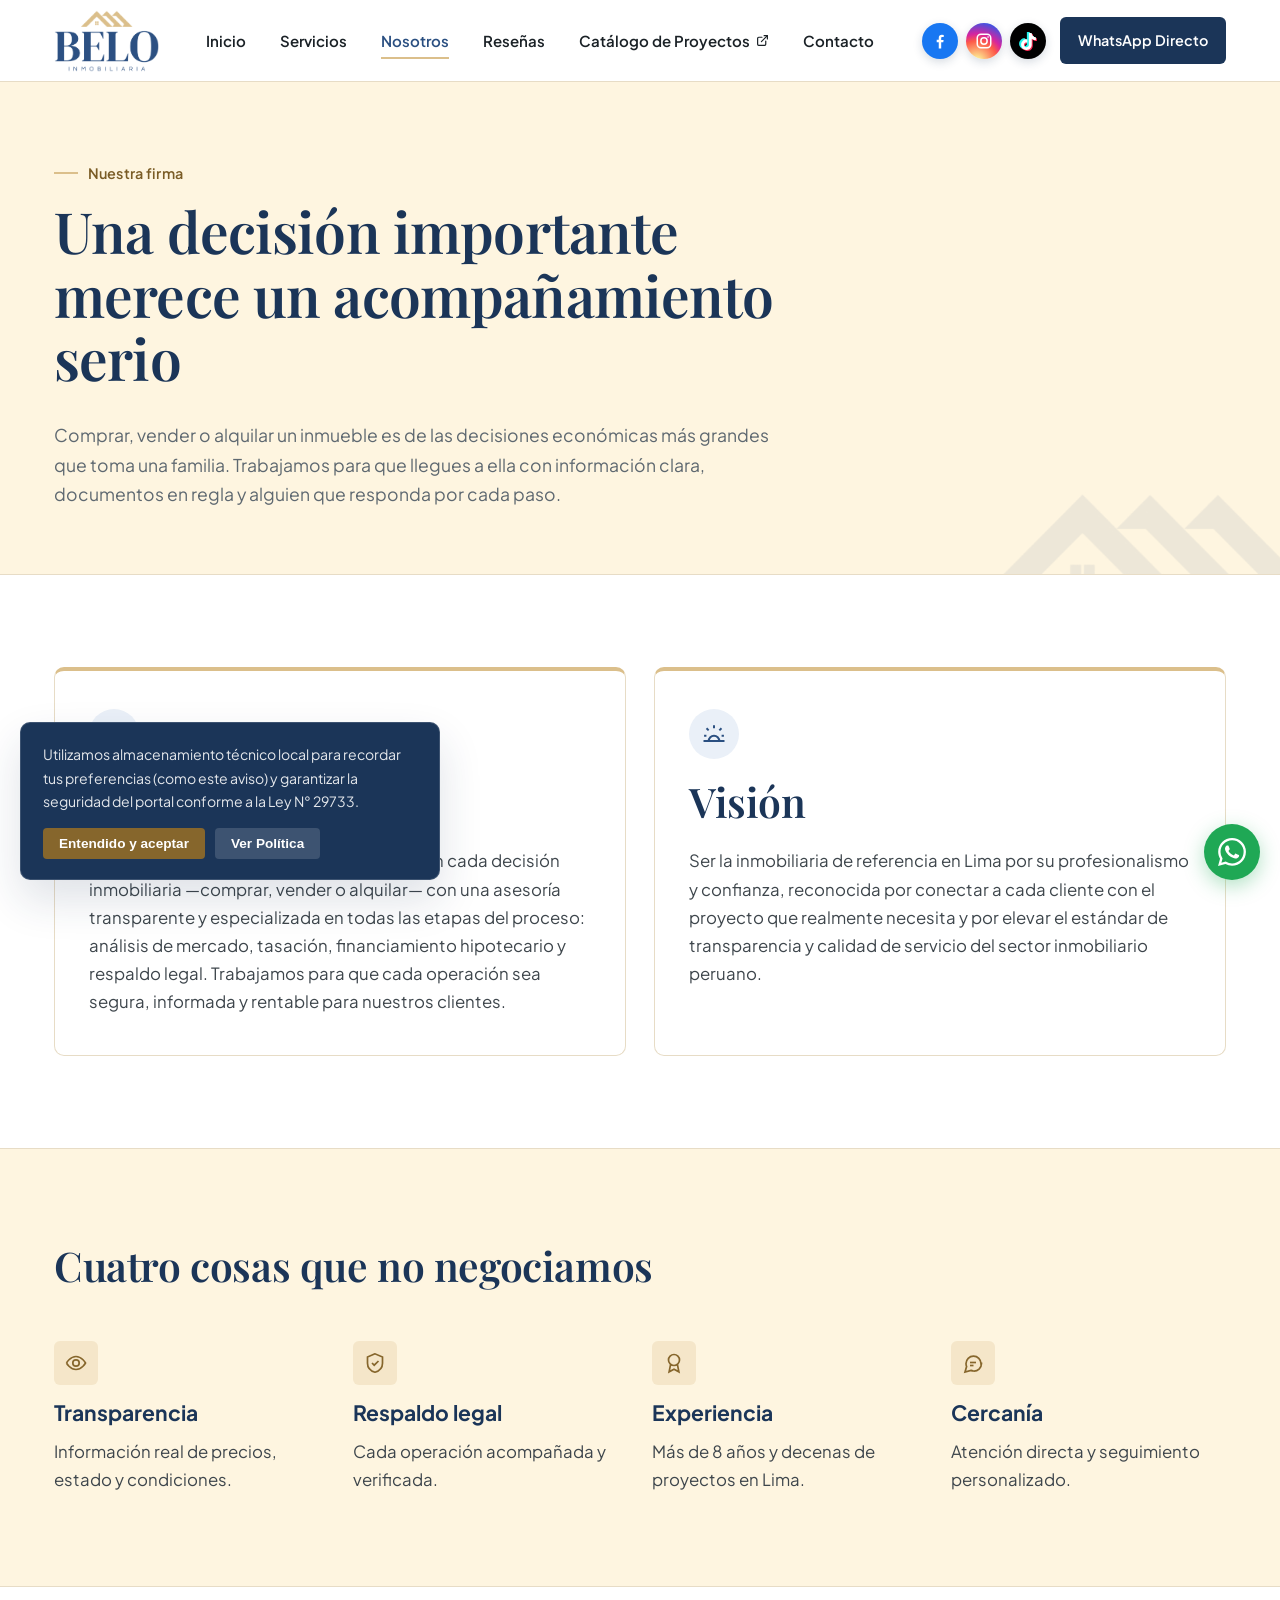
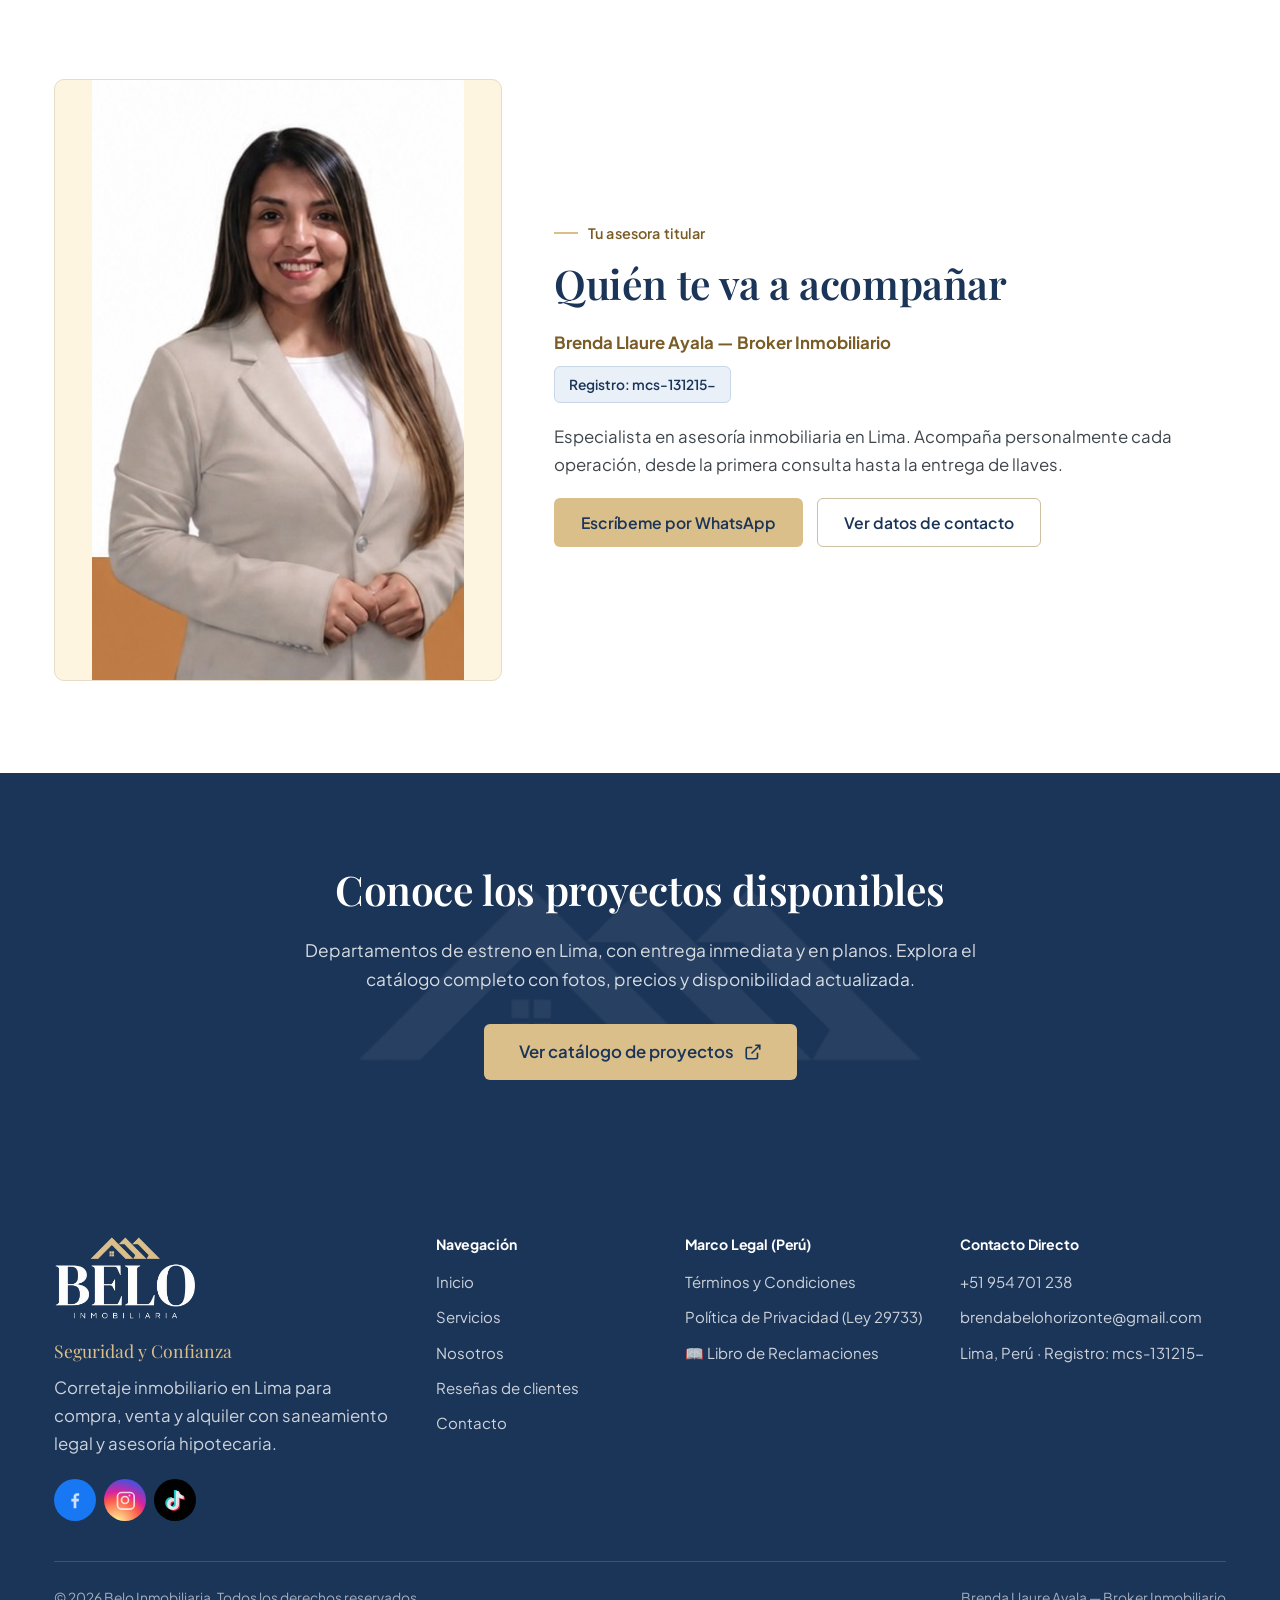
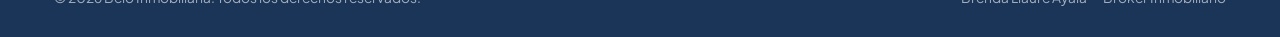
<file: nosotros.html>
<!DOCTYPE html>
<html lang="es-PE">
<head>
  <meta charset="UTF-8">
  <meta name="viewport" content="width=device-width, initial-scale=1.0">

  <title>Nosotros: misión, visión y equipo | Belo Inmobiliaria</title>
  <meta name="description" content="Conoce la misión, la visión y los valores de Belo Inmobiliaria, y a Brenda Llaure Ayala, broker inmobiliario que acompaña cada operación en Lima.">

  <meta property="og:type" content="website">
  <meta property="og:locale" content="es_PE">
  <meta property="og:site_name" content="Belo Inmobiliaria">
  <meta property="og:title" content="Nosotros | Belo Inmobiliaria">
  <meta property="og:description" content="Nuestra forma de trabajar: transparencia, respaldo legal, experiencia y atención directa en cada operación inmobiliaria.">
  <meta property="og:image" content="assets/logo-belo.png">

  <link rel="icon" type="image/png" href="assets/favicon-belo.png">
  <link rel="apple-touch-icon" href="assets/favicon-belo.png">

  <link rel="preconnect" href="https://fonts.googleapis.com">
  <link rel="preconnect" href="https://fonts.gstatic.com" crossorigin>
  <link href="https://fonts.googleapis.com/css2?family=Playfair+Display:wght@500;600&family=Plus+Jakarta+Sans:wght@400;500;600;700&display=swap" rel="stylesheet">

  <link rel="stylesheet" href="css/styles.css?v=3">
</head>
<body>

  <a class="salto-contenido" href="#contenido">Saltar al contenido principal</a>

  <header class="header" id="header">
    <div class="header__interior">
      <a class="header__logo" href="index.html" aria-label="Inicio — Belo Inmobiliaria">
        <img src="assets/logo-belo.png" alt="Belo Inmobiliaria" width="1082" height="639">
      </a>

      <nav class="nav" id="nav" aria-label="Navegación principal">
        <a class="nav__enlace" href="index.html">Inicio</a>
        <a class="nav__enlace" href="servicios.html">Servicios</a>
        <a class="nav__enlace activo" href="nosotros.html" aria-current="page">Nosotros</a>
        <a class="nav__enlace" href="index.html#resenas">Reseñas</a>
        <a class="nav__enlace" href="https://admin.nexoagentes.pe/email-search/6a6b682a7970f50008cf5bd2" target="_blank" rel="noopener noreferrer">
          Catálogo de Proyectos
          <svg width="13" height="13" viewBox="0 0 24 24" fill="none" stroke="currentColor" stroke-width="2.2" stroke-linecap="round" stroke-linejoin="round" aria-hidden="true"><path d="M18 13v6a2 2 0 0 1-2 2H5a2 2 0 0 1-2-2V8a2 2 0 0 1 2-2h6"/><polyline points="15 3 21 3 21 9"/><line x1="10" y1="14" x2="21" y2="3"/></svg>
          <span class="solo-lectores">(se abre en una pestaña nueva)</span>
        </a>
        <a class="nav__enlace" href="contacto.html">Contacto</a>

        <a class="boton boton--principal nav__wsp-movil" href="https://wa.me/51954701238?text=Hola%20Brenda%2C%20quisiera%20recibir%20asesor%C3%ADa%20inmobiliaria." target="_blank" rel="noopener noreferrer">
          Hablar por WhatsApp
        </a>
      </nav>

      <div class="header__acciones">
        <div class="redes-sociales">
          <a class="red-social red-social--fb" href="https://www.facebook.com/share/1JzZP7yR4J/?mibextid=wwXIfr" target="_blank" rel="noopener noreferrer" aria-label="Facebook de Belo Inmobiliaria">
            <svg viewBox="0 0 24 24" width="18" height="18" fill="currentColor" aria-hidden="true"><path d="M13.6 22v-8.2h2.8l.4-3.3h-3.2V8.4c0-.95.27-1.6 1.63-1.6H17V3.9a23 23 0 0 0-2.5-.13c-2.47 0-4.16 1.5-4.16 4.27v2.43H7.6v3.3h2.74V22z"/></svg>
          </a>
          <a class="red-social red-social--ig" href="https://www.instagram.com/inmobiliaria.brenda?vrfl=ZW5iZTU0MDJnYWZl" target="_blank" rel="noopener noreferrer" aria-label="Instagram de Belo Inmobiliaria">
            <svg viewBox="0 0 24 24" width="18" height="18" fill="none" stroke="currentColor" stroke-width="2" aria-hidden="true"><rect x="3" y="3" width="18" height="18" rx="5"/><circle cx="12" cy="12" r="4.2"/><circle cx="17.4" cy="6.6" r="1.1" fill="currentColor" stroke="none"/></svg>
          </a>
          <a class="red-social red-social--tt" href="https://www.tiktok.com/@inmobiliaria.bh" target="_blank" rel="noopener noreferrer" aria-label="TikTok de Belo Inmobiliaria">
            <svg viewBox="0 0 24 24" width="17" height="17" fill="currentColor" aria-hidden="true"><path d="M12.525.02c1.31-.02 2.61-.01 3.91-.02.08 1.53.63 3.09 1.75 4.17 1.12 1.11 2.7 1.62 4.24 1.79v4.03c-1.44-.05-2.89-.35-4.2-.97-.57-.26-1.1-.59-1.62-.93-.01 2.92.01 5.84-.02 8.75-.08 1.4-.54 2.79-1.35 3.94-1.31 1.92-3.58 3.17-5.91 3.21-1.43.08-2.86-.31-4.08-1.03-2.02-1.19-3.44-3.37-3.65-5.71-.02-.5-.03-1-.01-1.49.18-1.9 1.12-3.72 2.58-4.96 1.66-1.44 3.98-2.13 6.15-1.72.02 1.48-.04 2.96-.04 4.44-.99-.32-2.15-.23-3.02.37-.63.41-1.11 1.04-1.36 1.75-.21.51-.15 1.07-.14 1.61.24 1.64 1.82 3.02 3.5 2.87 1.12-.01 2.19-.66 2.77-1.61.19-.33.4-.67.41-1.06.1-1.79.06-3.57.07-5.36.01-4.03-.01-8.05.02-12.07"/></svg>
          </a>
        </div>
        <a class="boton-wsp-header" href="https://wa.me/51954701238?text=Hola%20Brenda%2C%20quisiera%20recibir%20asesor%C3%ADa%20inmobiliaria." target="_blank" rel="noopener noreferrer">
          WhatsApp Directo
        </a>
        <button class="boton-menu" id="botonMenu" type="button" aria-label="Abrir menú de navegación" aria-expanded="false" aria-controls="nav">
          <svg class="icono-abrir" width="24" height="24" viewBox="0 0 24 24" fill="none" stroke="currentColor" stroke-width="2" stroke-linecap="round"><line x1="3" y1="7" x2="21" y2="7"/><line x1="3" y1="12" x2="21" y2="12"/><line x1="3" y1="17" x2="21" y2="17"/></svg>
          <svg class="icono-cerrar" width="24" height="24" viewBox="0 0 24 24" fill="none" stroke="currentColor" stroke-width="2" stroke-linecap="round"><line x1="5" y1="5" x2="19" y2="19"/><line x1="19" y1="5" x2="5" y2="19"/></svg>
        </button>
      </div>
    </div>
  </header>

  <main class="contenido-principal" id="contenido">

    <section class="cabecera-pagina">
      <img class="cabecera-pagina__marca" src="assets/isotipo-belo.png" alt="" width="546" height="184" aria-hidden="true">
      <div class="contenedor">
        <div class="cabecera-pagina__contenido">
          <span class="etiqueta">Nuestra firma</span>
          <h1>Una decisión importante merece un acompañamiento serio</h1>
          <p>
            Comprar, vender o alquilar un inmueble es de las decisiones económicas
            más grandes que toma una familia. Trabajamos para que llegues a ella con
            información clara, documentos en regla y alguien que responda por cada paso.
          </p>
        </div>
      </div>
    </section>

    <section class="seccion">
      <div class="contenedor">
        <div class="grid-proposito">

          <article class="bloque-proposito">
            <span class="bloque-proposito__icono">
              <svg width="28" height="28" viewBox="0 0 24 24" fill="none" stroke="currentColor" stroke-width="1.7"><circle cx="12" cy="12" r="9"/><circle cx="12" cy="12" r="5"/><circle cx="12" cy="12" r="1.4"/></svg>
            </span>
            <h2>Misión</h2>
            <p>
              Acompañar a familias y empresas de Lima en cada decisión inmobiliaria
              —comprar, vender o alquilar— con una asesoría transparente y especializada
              en todas las etapas del proceso: análisis de mercado, tasación,
              financiamiento hipotecario y respaldo legal. Trabajamos para que cada
              operación sea segura, informada y rentable para nuestros clientes.
            </p>
          </article>

          <article class="bloque-proposito">
            <span class="bloque-proposito__icono">
              <svg width="28" height="28" viewBox="0 0 24 24" fill="none" stroke="currentColor" stroke-width="1.7"><path d="M3 18h18"/><path d="M7.5 18a4.5 4.5 0 0 1 9 0"/><path d="M12 4.5V7"/><path d="M5.6 7.1l1.8 1.8"/><path d="M18.4 7.1l-1.8 1.8"/><path d="M3.5 13.5h2"/><path d="M18.5 13.5h2"/></svg>
            </span>
            <h2>Visión</h2>
            <p>
              Ser la inmobiliaria de referencia en Lima por su profesionalismo y
              confianza, reconocida por conectar a cada cliente con el proyecto que
              realmente necesita y por elevar el estándar de transparencia y calidad
              de servicio del sector inmobiliario peruano.
            </p>
          </article>

        </div>
      </div>
    </section>

    <section class="seccion seccion--crema">
      <div class="contenedor">
        <div class="cabecera-seccion">
          <h2>Cuatro cosas que no negociamos</h2>
        </div>

        <div class="grid-valores">
          <article class="valor">
            <span class="valor__icono">
              <svg width="24" height="24" viewBox="0 0 24 24" fill="none" stroke="currentColor" stroke-width="1.7"><path d="M2.5 12S6 5.5 12 5.5 21.5 12 21.5 12 18 18.5 12 18.5 2.5 12 2.5 12"/><circle cx="12" cy="12" r="3.2"/></svg>
            </span>
            <h3>Transparencia</h3>
            <p>Información real de precios, estado y condiciones.</p>
          </article>

          <article class="valor">
            <span class="valor__icono">
              <svg width="24" height="24" viewBox="0 0 24 24" fill="none" stroke="currentColor" stroke-width="1.7"><path d="M12 2.8 4.5 6v6.2c0 4.3 3.1 7.7 7.5 9 4.4-1.3 7.5-4.7 7.5-9V6z"/><path d="m9 12 2.2 2.2L15.5 10"/></svg>
            </span>
            <h3>Respaldo legal</h3>
            <p>Cada operación acompañada y verificada.</p>
          </article>

          <article class="valor">
            <span class="valor__icono">
              <svg width="24" height="24" viewBox="0 0 24 24" fill="none" stroke="currentColor" stroke-width="1.7"><circle cx="12" cy="9" r="5.5"/><path d="m8.5 13.8-1.4 7 4.9-2.6 4.9 2.6-1.4-7"/></svg>
            </span>
            <h3>Experiencia</h3>
            <p>Más de 8 años y decenas de proyectos en Lima.</p>
          </article>

          <article class="valor">
            <span class="valor__icono">
              <svg width="24" height="24" viewBox="0 0 24 24" fill="none" stroke="currentColor" stroke-width="1.7"><path d="M20.5 12.5a7.5 7.5 0 0 1-8.1 7.5c-.9-.1-1.7-.3-2.5-.6L4 21l1.6-5.4c-.4-.9-.6-1.9-.6-3a7.5 7.5 0 0 1 15 0z"/><path d="M9 11.5h6"/><path d="M9 14.5h3.5"/></svg>
            </span>
            <h3>Cercanía</h3>
            <p>Atención directa y seguimiento personalizado.</p>
          </article>
        </div>
      </div>
    </section>

    <section class="seccion">
      <div class="contenedor">
        <div class="asesora__grid" id="bloqueAsesora">
          <figure class="asesora__figura" id="figuraAsesora">
            <img class="asesora__img" id="fotoAsesora"
                 src="assets/brenda.png"
                 alt="Brenda Llaure Ayala, broker inmobiliario de Belo Inmobiliaria"
                 width="372" height="600" loading="lazy">
          </figure>

          <div class="asesora__info">
            <span class="etiqueta">Tu asesora titular</span>
            <h2 class="asesora__nombre">Quién te va a acompañar</h2>
            <p class="asesora__cargo">Brenda Llaure Ayala — Broker Inmobiliario</p>
            <span class="asesora__registro">Registro: mcs-131215-</span>
            <p class="asesora__texto">
              Especialista en asesoría inmobiliaria en Lima. Acompaña personalmente
              cada operación, desde la primera consulta hasta la entrega de llaves.
            </p>
            <div class="grupo-botones">
              <a class="boton boton--principal" href="https://wa.me/51954701238?text=Hola%20Brenda%2C%20estoy%20interesado%20en%20recibir%20asesor%C3%ADa%20inmobiliaria." target="_blank" rel="noopener noreferrer">
                Escríbeme por WhatsApp
              </a>
              <a class="boton boton--contorno" href="contacto.html">Ver datos de contacto</a>
            </div>
          </div>
        </div>
      </div>
    </section>

    <section class="seccion cta-catalogo">
      <img class="cta-catalogo__marca" src="assets/isotipo-belo-blanco.png" alt="" width="546" height="184" aria-hidden="true" loading="lazy">
      <div class="contenedor">
        <div class="cta-catalogo__contenido">
          <h2>Conoce los proyectos disponibles</h2>
          <p>
            Departamentos de estreno en Lima, con entrega inmediata y en planos.
            Explora el catálogo completo con fotos, precios y disponibilidad actualizada.
          </p>
          <a class="boton boton--principal boton--grande" href="https://admin.nexoagentes.pe/email-search/6a6b682a7970f50008cf5bd2" target="_blank" rel="noopener noreferrer">
            Ver catálogo de proyectos
            <svg width="18" height="18" viewBox="0 0 24 24" fill="none" stroke="currentColor" stroke-width="2.2"><path d="M18 13v6a2 2 0 0 1-2 2H5a2 2 0 0 1-2-2V8a2 2 0 0 1 2-2h6"/><polyline points="15 3 21 3 21 9"/><line x1="10" y1="14" x2="21" y2="3"/></svg>
          </a>
        </div>
      </div>
    </section>

  </main>

  <footer class="footer">
    <div class="contenedor">
      <div class="footer__grid">
        <div class="footer__marca">
          <div class="footer__logo">
            <img src="assets/logo-belo-blanco.png" alt="Belo Inmobiliaria" width="1082" height="639" loading="lazy">
          </div>
          <p class="footer__tagline">Seguridad y Confianza</p>
          <p class="footer__descripcion">
            Corretaje inmobiliario en Lima para compra, venta y alquiler con saneamiento legal y asesoría hipotecaria.
          </p>
          <div class="footer__redes redes-sociales redes-sociales--footer">
              <a class="red-social red-social--fb" href="https://www.facebook.com/share/1JzZP7yR4J/?mibextid=wwXIfr" target="_blank" rel="noopener noreferrer" aria-label="Facebook de Belo Inmobiliaria">
                <svg viewBox="0 0 24 24" width="20" height="20" fill="currentColor" aria-hidden="true"><path d="M13.6 22v-8.2h2.8l.4-3.3h-3.2V8.4c0-.95.27-1.6 1.63-1.6H17V3.9a23 23 0 0 0-2.5-.13c-2.47 0-4.16 1.5-4.16 4.27v2.43H7.6v3.3h2.74V22z"/></svg>
              </a>
              <a class="red-social red-social--ig" href="https://www.instagram.com/inmobiliaria.brenda?vrfl=ZW5iZTU0MDJnYWZl" target="_blank" rel="noopener noreferrer" aria-label="Instagram de Belo Inmobiliaria">
                <svg viewBox="0 0 24 24" width="20" height="20" fill="none" stroke="currentColor" stroke-width="2" aria-hidden="true"><rect x="3" y="3" width="20" height="20" rx="5"/><circle cx="12" cy="12" r="4.2"/><circle cx="17.4" cy="6.6" r="1.1" fill="currentColor" stroke="none"/></svg>
              </a>
              <a class="red-social red-social--tt" href="https://www.tiktok.com/@inmobiliaria.bh" target="_blank" rel="noopener noreferrer" aria-label="TikTok de Belo Inmobiliaria">
                <svg viewBox="0 0 24 24" width="19" height="19" fill="currentColor" aria-hidden="true"><path d="M12.525.02c1.31-.02 2.61-.01 3.91-.02.08 1.53.63 3.09 1.75 4.17 1.12 1.11 2.7 1.62 4.24 1.79v4.03c-1.44-.05-2.89-.35-4.2-.97-.57-.26-1.1-.59-1.62-.93-.01 2.92.01 5.84-.02 8.75-.08 1.4-.54 2.79-1.35 3.94-1.31 1.92-3.58 3.17-5.91 3.21-1.43.08-2.86-.31-4.08-1.03-2.02-1.19-3.44-3.37-3.65-5.71-.02-.5-.03-1-.01-1.49.18-1.9 1.12-3.72 2.58-4.96 1.66-1.44 3.98-2.13 6.15-1.72.02 1.48-.04 2.96-.04 4.44-.99-.32-2.15-.23-3.02.37-.63.41-1.11 1.04-1.36 1.75-.21.51-.15 1.07-.14 1.61.24 1.64 1.82 3.02 3.5 2.87 1.12-.01 2.19-.66 2.77-1.61.19-.33.4-.67.41-1.06.1-1.79.06-3.57.07-5.36.01-4.03-.01-8.05.02-12.07"/></svg>
              </a>
            </div>
        </div>

        <div class="footer__columna">
          <h2 class="footer__titulo">Navegación</h2>
          <ul class="footer__lista">
            <li><a href="index.html">Inicio</a></li>
            <li><a href="servicios.html">Servicios</a></li>
            <li><a href="nosotros.html">Nosotros</a></li>
            <li><a href="index.html#resenas">Reseñas de clientes</a></li>
            <li><a href="contacto.html">Contacto</a></li>
          </ul>
        </div>

        <div class="footer__columna">
          <h2 class="footer__titulo">Marco Legal (Perú)</h2>
          <ul class="footer__lista">
            <li><button type="button" class="footer__boton-legal" data-legal="terminos">Términos y Condiciones</button></li>
            <li><button type="button" class="footer__boton-legal" data-legal="privacidad">Política de Privacidad (Ley 29733)</button></li>
            <li><button type="button" class="footer__boton-legal" data-legal="reclamaciones">📖 Libro de Reclamaciones</button></li>
          </ul>
        </div>

        <div class="footer__columna">
          <h2 class="footer__titulo">Contacto Directo</h2>
          <ul class="footer__lista">
            <li><a href="tel:+51954701238">+51 954 701 238</a></li>
            <li><a href="mailto:brendabelohorizonte@gmail.com">brendabelohorizonte@gmail.com</a></li>
            <li>Lima, Perú · Registro: mcs-131215-</li>
          </ul>
        </div>
      </div>

      <div class="footer__pie">
        <span>&copy; <span id="anioActual">2026</span> Belo Inmobiliaria. Todos los derechos reservados.</span>
        <span>Brenda Llaure Ayala — Broker Inmobiliario</span>
      </div>
    </div>
  </footer>

  <div class="modal-overlay" id="modalGeneral" role="dialog" aria-modal="true">
    <div class="modal-caja">
      <button type="button" class="modal-cerrar" id="modalCerrar" aria-label="Cerrar ventana">✕</button>
      <div id="modalContenido"></div>
    </div>
  </div>

  <aside class="banner-cookies" id="bannerCookies" aria-label="Aviso de privacidad y cookies">
    <p>
      Utilizamos almacenamiento técnico local para recordar tus preferencias (como este aviso) y garantizar la seguridad del portal conforme a la Ley N° 29733.
    </p>
    <div class="banner-cookies__acciones">
      <button type="button" class="btn-cookie-aceptar" id="btnAceptarCookies">Entendido y aceptar</button>
      <button type="button" class="btn-cookie-config" data-legal="privacidad">Ver Política</button>
    </div>
  </aside>

  <a class="wsp-flotante" href="https://wa.me/51954701238?text=Hola%20Brenda%2C%20estoy%20interesado%20en%20recibir%20asesor%C3%ADa%20inmobiliaria." target="_blank" rel="noopener noreferrer" aria-label="Escribir por WhatsApp">
    <svg width="28" height="28" viewBox="0 0 24 24" fill="currentColor"><path d="M17.472 14.382c-.297-.149-1.758-.867-2.03-.967-.273-.099-.471-.148-.67.15-.197.297-.767.966-.94 1.164-.173.199-.347.223-.644.075-.297-.15-1.255-.463-2.39-1.475-.883-.788-1.48-1.761-1.653-2.059-.173-.297-.018-.458.13-.606.134-.133.298-.347.446-.52.149-.174.198-.298.298-.497.099-.198.05-.371-.025-.52-.075-.149-.669-1.612-.916-2.207-.242-.579-.487-.5-.669-.51-.173-.008-.371-.01-.57-.01-.198 0-.52.074-.792.372-.272.297-1.04 1.016-1.04 2.479 0 1.462 1.065 2.875 1.213 3.074.149.198 2.096 3.2 5.077 4.487.709.306 1.262.489 1.694.625.712.227 1.36.195 1.872.118.571-.085 1.758-.719 2.006-1.413.248-.694.248-1.289.173-1.413-.074-.124-.272-.198-.57-.347M12.05 21.785h-.004a9.87 9.87 0 0 1-5.031-1.378l-.361-.214-3.741.982.998-3.648-.235-.374a9.86 9.86 0 0 1-1.51-5.26c.001-5.45 4.436-9.884 9.888-9.884a9.82 9.82 0 0 1 6.993 2.898 9.82 9.82 0 0 1 2.893 6.994c-.003 5.45-4.437 9.884-9.885 9.884m8.413-18.297A11.82 11.82 0 0 0 12.05 0C5.495 0 .16 5.335.157 11.892c0 2.096.548 4.142 1.588 5.945L.057 24l6.305-1.654a11.88 11.88 0 0 0 5.683 1.448h.005c6.554 0 11.89-5.335 11.893-11.893a11.82 11.82 0 0 0-3.48-8.413"/></svg>
  </a>

  <script src="js/main.js?v=3"></script>
</body>
</html>
</file>
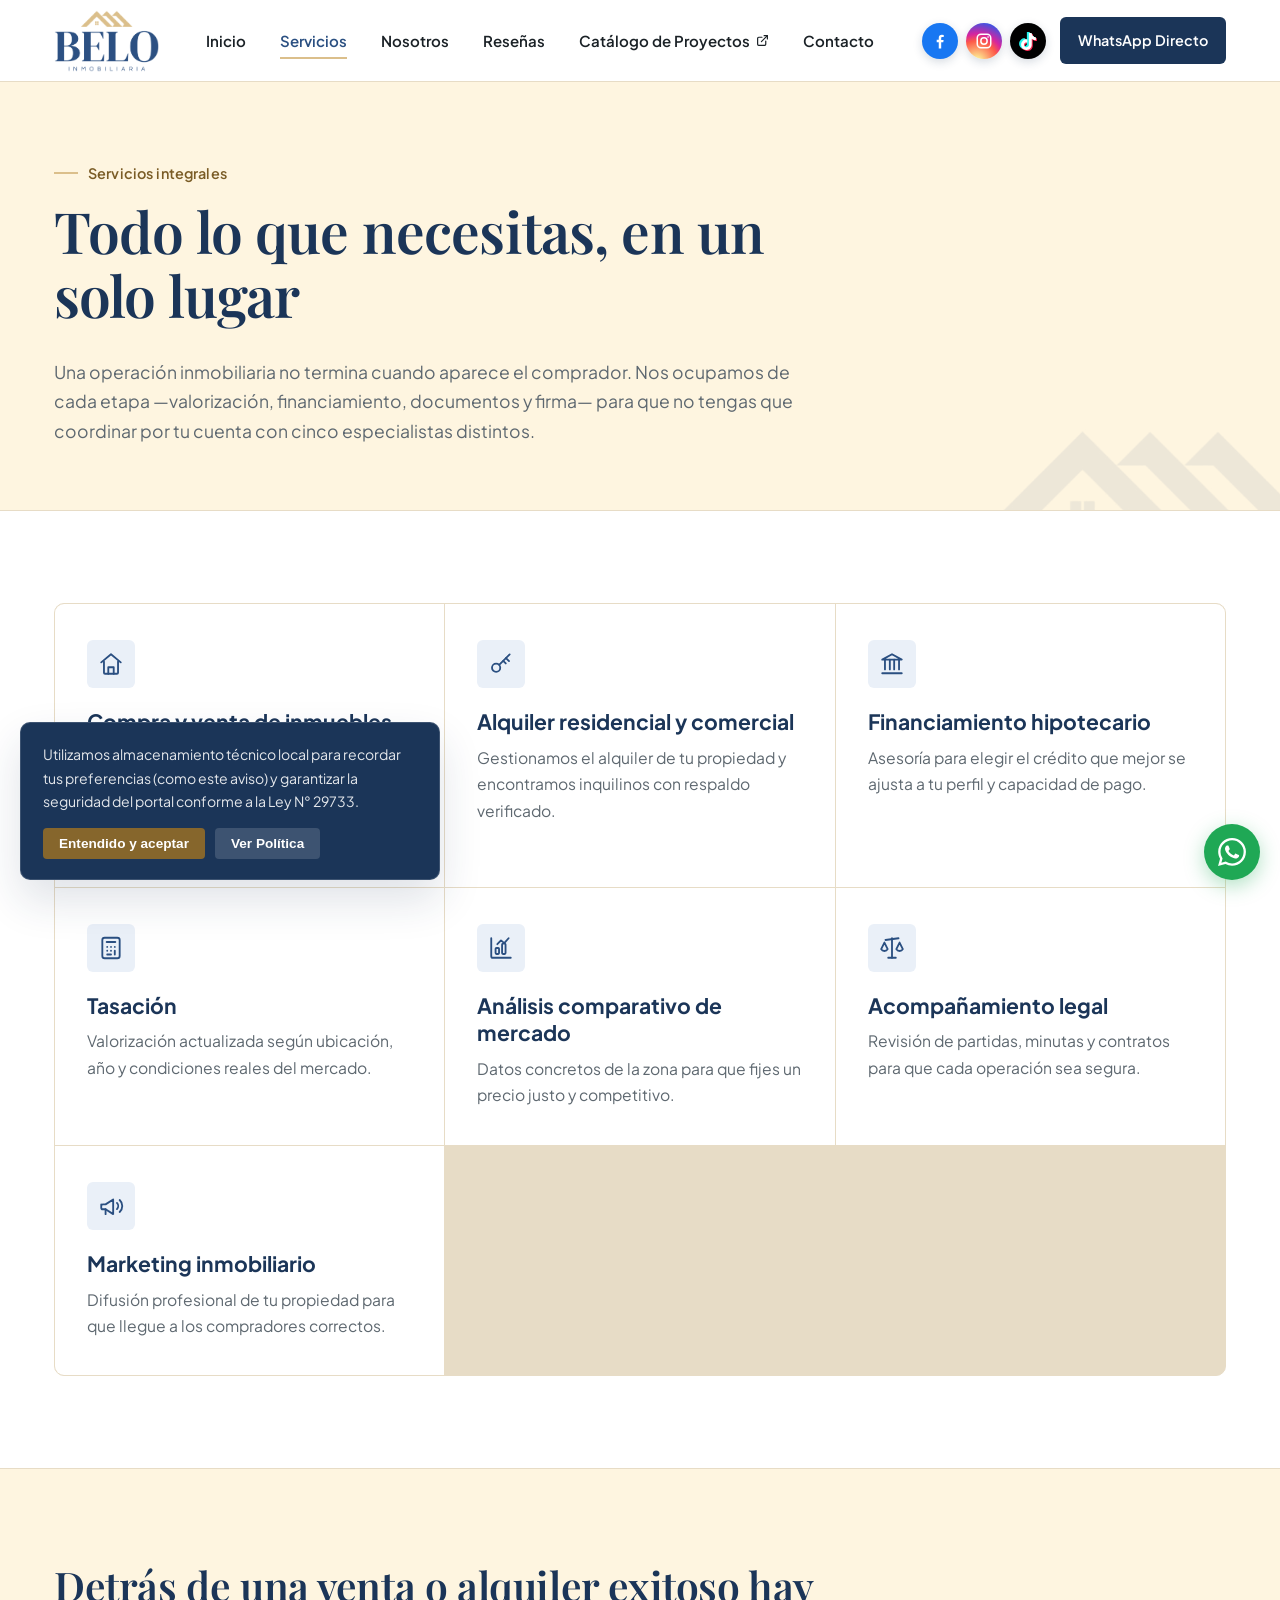
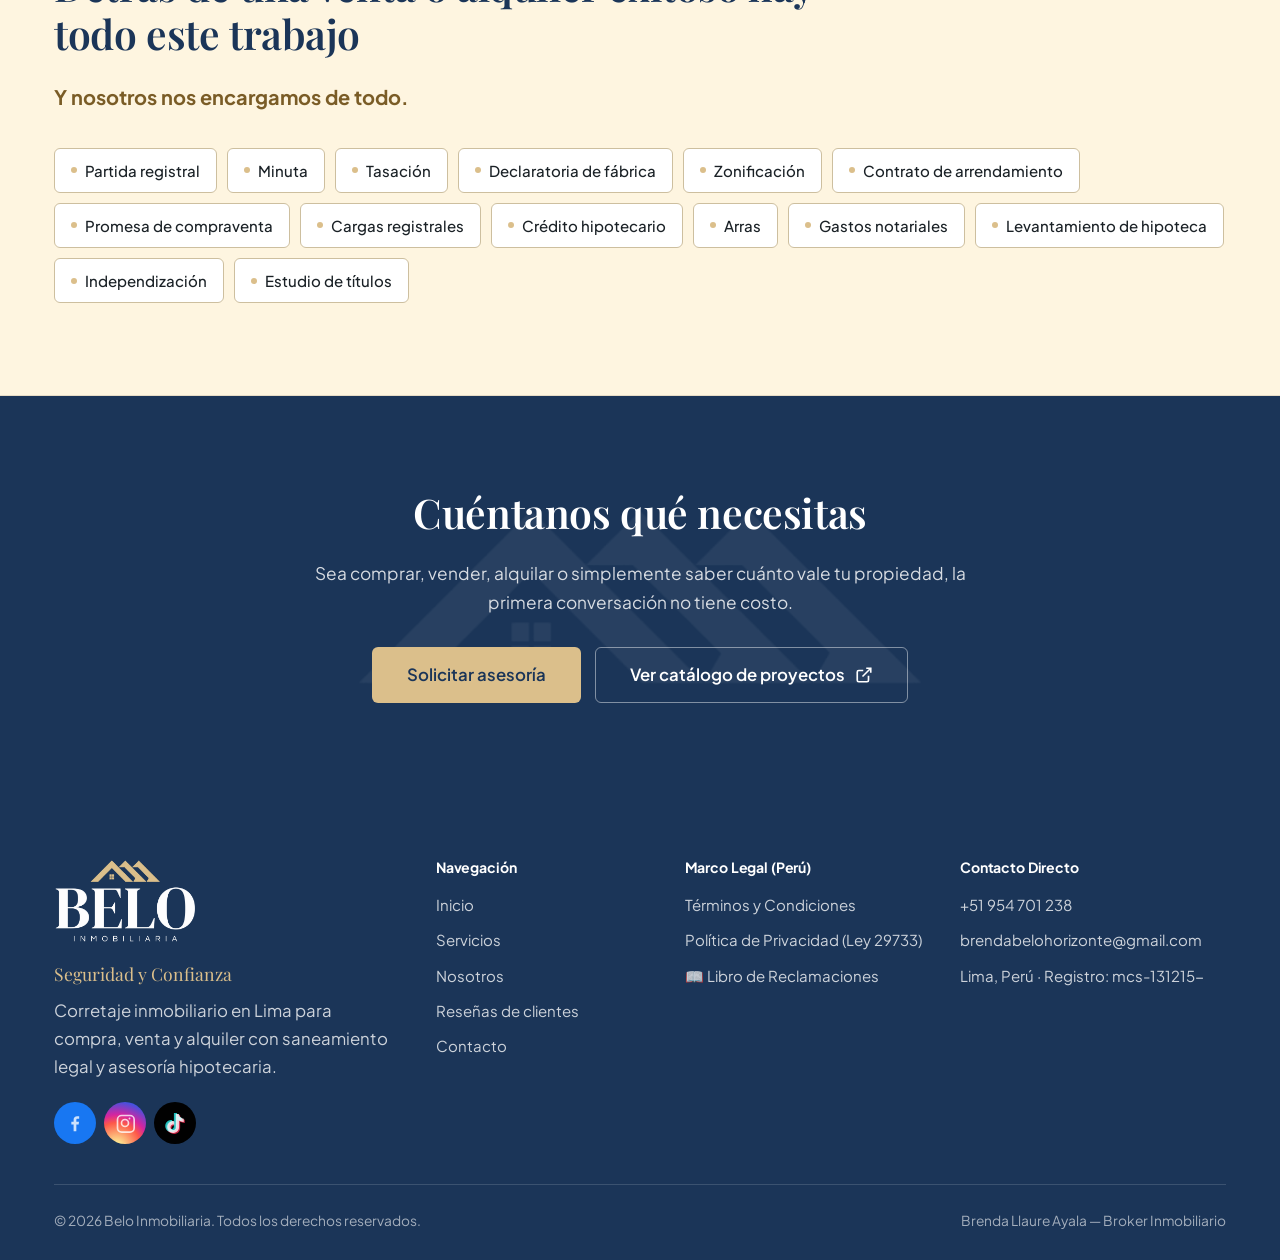
<file: servicios.html>
<!DOCTYPE html>
<html lang="es-PE">
<head>
  <meta charset="UTF-8">
  <meta name="viewport" content="width=device-width, initial-scale=1.0">

  <title>Servicios inmobiliarios en Lima | Belo Inmobiliaria</title>
  <meta name="description" content="Compra, venta y alquiler de inmuebles, financiamiento hipotecario, tasación, análisis de mercado, acompañamiento legal y marketing inmobiliario en Lima.">

  <meta property="og:type" content="website">
  <meta property="og:locale" content="es_PE">
  <meta property="og:site_name" content="Belo Inmobiliaria">
  <meta property="og:title" content="Servicios inmobiliarios en Lima | Belo Inmobiliaria">
  <meta property="og:description" content="Siete servicios para acompañarte en toda la operación: desde la tasación y el crédito hipotecario hasta la revisión legal y la firma final.">
  <meta property="og:image" content="assets/logo-belo.png">

  <link rel="icon" type="image/png" href="assets/favicon-belo.png">
  <link rel="apple-touch-icon" href="assets/favicon-belo.png">

  <link rel="preconnect" href="https://fonts.googleapis.com">
  <link rel="preconnect" href="https://fonts.gstatic.com" crossorigin>
  <link href="https://fonts.googleapis.com/css2?family=Playfair+Display:wght@500;600&family=Plus+Jakarta+Sans:wght@400;500;600;700&display=swap" rel="stylesheet">

  <link rel="stylesheet" href="css/styles.css?v=3">
</head>
<body>

  <a class="salto-contenido" href="#contenido">Saltar al contenido principal</a>

  <header class="header" id="header">
    <div class="header__interior">
      <a class="header__logo" href="index.html" aria-label="Inicio — Belo Inmobiliaria">
        <img src="assets/logo-belo.png" alt="Belo Inmobiliaria" width="1082" height="639">
      </a>

      <nav class="nav" id="nav" aria-label="Navegación principal">
        <a class="nav__enlace" href="index.html">Inicio</a>
        <a class="nav__enlace activo" href="servicios.html" aria-current="page">Servicios</a>
        <a class="nav__enlace" href="nosotros.html">Nosotros</a>
        <a class="nav__enlace" href="index.html#resenas">Reseñas</a>
        <a class="nav__enlace" href="https://admin.nexoagentes.pe/email-search/6a6b682a7970f50008cf5bd2" target="_blank" rel="noopener noreferrer">
          Catálogo de Proyectos
          <svg width="13" height="13" viewBox="0 0 24 24" fill="none" stroke="currentColor" stroke-width="2.2" stroke-linecap="round" stroke-linejoin="round" aria-hidden="true"><path d="M18 13v6a2 2 0 0 1-2 2H5a2 2 0 0 1-2-2V8a2 2 0 0 1 2-2h6"/><polyline points="15 3 21 3 21 9"/><line x1="10" y1="14" x2="21" y2="3"/></svg>
          <span class="solo-lectores">(se abre en una pestaña nueva)</span>
        </a>
        <a class="nav__enlace" href="contacto.html">Contacto</a>

        <a class="boton boton--principal nav__wsp-movil" href="https://wa.me/51954701238?text=Hola%20Brenda%2C%20quisiera%20recibir%20asesor%C3%ADa%20inmobiliaria." target="_blank" rel="noopener noreferrer">
          Hablar por WhatsApp
        </a>
      </nav>

      <div class="header__acciones">
        <div class="redes-sociales">
          <a class="red-social red-social--fb" href="https://www.facebook.com/share/1JzZP7yR4J/?mibextid=wwXIfr" target="_blank" rel="noopener noreferrer" aria-label="Facebook de Belo Inmobiliaria">
            <svg viewBox="0 0 24 24" width="18" height="18" fill="currentColor" aria-hidden="true"><path d="M13.6 22v-8.2h2.8l.4-3.3h-3.2V8.4c0-.95.27-1.6 1.63-1.6H17V3.9a23 23 0 0 0-2.5-.13c-2.47 0-4.16 1.5-4.16 4.27v2.43H7.6v3.3h2.74V22z"/></svg>
          </a>
          <a class="red-social red-social--ig" href="https://www.instagram.com/inmobiliaria.brenda?vrfl=ZW5iZTU0MDJnYWZl" target="_blank" rel="noopener noreferrer" aria-label="Instagram de Belo Inmobiliaria">
            <svg viewBox="0 0 24 24" width="18" height="18" fill="none" stroke="currentColor" stroke-width="2" aria-hidden="true"><rect x="3" y="3" width="18" height="18" rx="5"/><circle cx="12" cy="12" r="4.2"/><circle cx="17.4" cy="6.6" r="1.1" fill="currentColor" stroke="none"/></svg>
          </a>
          <a class="red-social red-social--tt" href="https://www.tiktok.com/@inmobiliaria.bh" target="_blank" rel="noopener noreferrer" aria-label="TikTok de Belo Inmobiliaria">
            <svg viewBox="0 0 24 24" width="17" height="17" fill="currentColor" aria-hidden="true"><path d="M12.525.02c1.31-.02 2.61-.01 3.91-.02.08 1.53.63 3.09 1.75 4.17 1.12 1.11 2.7 1.62 4.24 1.79v4.03c-1.44-.05-2.89-.35-4.2-.97-.57-.26-1.1-.59-1.62-.93-.01 2.92.01 5.84-.02 8.75-.08 1.4-.54 2.79-1.35 3.94-1.31 1.92-3.58 3.17-5.91 3.21-1.43.08-2.86-.31-4.08-1.03-2.02-1.19-3.44-3.37-3.65-5.71-.02-.5-.03-1-.01-1.49.18-1.9 1.12-3.72 2.58-4.96 1.66-1.44 3.98-2.13 6.15-1.72.02 1.48-.04 2.96-.04 4.44-.99-.32-2.15-.23-3.02.37-.63.41-1.11 1.04-1.36 1.75-.21.51-.15 1.07-.14 1.61.24 1.64 1.82 3.02 3.5 2.87 1.12-.01 2.19-.66 2.77-1.61.19-.33.4-.67.41-1.06.1-1.79.06-3.57.07-5.36.01-4.03-.01-8.05.02-12.07"/></svg>
          </a>
        </div>
        <a class="boton-wsp-header" href="https://wa.me/51954701238?text=Hola%20Brenda%2C%20quisiera%20recibir%20asesor%C3%ADa%20inmobiliaria." target="_blank" rel="noopener noreferrer">
          WhatsApp Directo
        </a>
        <button class="boton-menu" id="botonMenu" type="button" aria-label="Abrir menú de navegación" aria-expanded="false" aria-controls="nav">
          <svg class="icono-abrir" width="24" height="24" viewBox="0 0 24 24" fill="none" stroke="currentColor" stroke-width="2" stroke-linecap="round"><line x1="3" y1="7" x2="21" y2="7"/><line x1="3" y1="12" x2="21" y2="12"/><line x1="3" y1="17" x2="21" y2="17"/></svg>
          <svg class="icono-cerrar" width="24" height="24" viewBox="0 0 24 24" fill="none" stroke="currentColor" stroke-width="2" stroke-linecap="round"><line x1="5" y1="5" x2="19" y2="19"/><line x1="19" y1="5" x2="5" y2="19"/></svg>
        </button>
      </div>
    </div>
  </header>

  <main class="contenido-principal" id="contenido">

    <section class="cabecera-pagina">
      <img class="cabecera-pagina__marca" src="assets/isotipo-belo.png" alt="" width="546" height="184" aria-hidden="true">
      <div class="contenedor">
        <div class="cabecera-pagina__contenido">
          <span class="etiqueta">Servicios integrales</span>
          <h1>Todo lo que necesitas, en un solo lugar</h1>
          <p>
            Una operación inmobiliaria no termina cuando aparece el comprador.
            Nos ocupamos de cada etapa —valorización, financiamiento, documentos y
            firma— para que no tengas que coordinar por tu cuenta con cinco
            especialistas distintos.
          </p>
        </div>
      </div>
    </section>

    <section class="seccion">
      <div class="contenedor">
        <div class="grid-servicios">

          <article class="tarjeta-servicio">
            <span class="tarjeta-servicio__icono">
              <svg width="26" height="26" viewBox="0 0 24 24" fill="none" stroke="currentColor" stroke-width="1.7" stroke-linecap="round" stroke-linejoin="round"><path d="M3 10.5 12 3l9 7.5"/><path d="M5.5 9.8V20a1 1 0 0 0 1 1h11a1 1 0 0 0 1-1V9.8"/><path d="M9.5 21v-6h5v6"/></svg>
            </span>
            <h3>Compra y venta de inmuebles</h3>
            <p>Te acompañamos en toda la operación, desde la búsqueda de la propiedad ideal hasta la firma final, con documentación revisada.</p>
          </article>

          <article class="tarjeta-servicio">
            <span class="tarjeta-servicio__icono">
              <svg width="26" height="26" viewBox="0 0 24 24" fill="none" stroke="currentColor" stroke-width="1.7" stroke-linecap="round" stroke-linejoin="round"><circle cx="7.5" cy="15.5" r="3.8"/><path d="M10.3 12.8 20 3.1"/><path d="M16.6 6.5 19.4 9.3"/><path d="M14 9.1l2.4 2.4"/></svg>
            </span>
            <h3>Alquiler residencial y comercial</h3>
            <p>Gestionamos el alquiler de tu propiedad y encontramos inquilinos con respaldo verificado.</p>
          </article>

          <article class="tarjeta-servicio">
            <span class="tarjeta-servicio__icono">
              <svg width="26" height="26" viewBox="0 0 24 24" fill="none" stroke="currentColor" stroke-width="1.7" stroke-linecap="round" stroke-linejoin="round"><path d="M12 3 21 8H3z"/><path d="M5.5 8v9"/><path d="M10 8v9"/><path d="M14 8v9"/><path d="M18.5 8v9"/><path d="M3 20.5h18"/></svg>
            </span>
            <h3>Financiamiento hipotecario</h3>
            <p>Asesoría para elegir el crédito que mejor se ajusta a tu perfil y capacidad de pago.</p>
          </article>

          <article class="tarjeta-servicio">
            <span class="tarjeta-servicio__icono">
              <svg width="26" height="26" viewBox="0 0 24 24" fill="none" stroke="currentColor" stroke-width="1.7" stroke-linecap="round" stroke-linejoin="round"><rect x="4" y="2.5" width="16" height="19" rx="2.2"/><path d="M8 6.5h8"/><path d="M8.5 11h.01"/><path d="M12 11h.01"/><path d="M15.5 11h.01"/><path d="M8.5 14.5h.01"/><path d="M12 14.5h.01"/><path d="M15.5 14.5v3.5"/><path d="M8.5 18h3.5"/></svg>
            </span>
            <h3>Tasación</h3>
            <p>Valorización actualizada según ubicación, año y condiciones reales del mercado.</p>
          </article>

          <article class="tarjeta-servicio">
            <span class="tarjeta-servicio__icono">
              <svg width="26" height="26" viewBox="0 0 24 24" fill="none" stroke="currentColor" stroke-width="1.7" stroke-linecap="round" stroke-linejoin="round"><path d="M3 3v16.5a1.5 1.5 0 0 0 1.5 1.5H21"/><rect x="7" y="12" width="3.2" height="5.5" rx=".8"/><rect x="13" y="8" width="3.2" height="9.5" rx=".8"/><path d="M8.6 8.5 12 5l3 2.5 4-4.5"/></svg>
            </span>
            <h3>Análisis comparativo de mercado</h3>
            <p>Datos concretos de la zona para que fijes un precio justo y competitivo.</p>
          </article>

          <article class="tarjeta-servicio">
            <span class="tarjeta-servicio__icono">
              <svg width="26" height="26" viewBox="0 0 24 24" fill="none" stroke="currentColor" stroke-width="1.7" stroke-linecap="round" stroke-linejoin="round"><path d="M12 3v18"/><path d="M5 7 2 13a3.4 3.4 0 0 0 6 0z"/><path d="M19 7l-3 6a3.4 3.4 0 0 0 6 0z"/><path d="M6 4.6 18 3"/><path d="M8.5 21h7"/></svg>
            </span>
            <h3>Acompañamiento legal</h3>
            <p>Revisión de partidas, minutas y contratos para que cada operación sea segura.</p>
          </article>

          <article class="tarjeta-servicio">
            <span class="tarjeta-servicio__icono">
              <svg width="26" height="26" viewBox="0 0 24 24" fill="none" stroke="currentColor" stroke-width="1.7" stroke-linecap="round" stroke-linejoin="round"><path d="M3 10.5v3a1.5 1.5 0 0 0 1.5 1.5H7l7 4.5V6L7 10.5H4.5A1.5 1.5 0 0 0 3 12z"/><path d="M17.5 9.2a4 4 0 0 1 0 5.6"/><path d="M20 6.5a7.5 7.5 0 0 1 0 11"/><path d="M7 15v4.5"/></svg>
            </span>
            <h3>Marketing inmobiliario</h3>
            <p>Difusión profesional de tu propiedad para que llegue a los compradores correctos.</p>
          </article>

        </div>
      </div>
    </section>

    <section class="seccion seccion--crema">
      <div class="contenedor">
        <div class="tramites__intro">
          <h2>Detrás de una venta o alquiler exitoso hay todo este trabajo</h2>
          <p class="tramites__destacado">Y nosotros nos encargamos de todo.</p>
        </div>

        <ul class="chips">
          <li class="chip">Partida registral</li>
          <li class="chip">Minuta</li>
          <li class="chip">Tasación</li>
          <li class="chip">Declaratoria de fábrica</li>
          <li class="chip">Zonificación</li>
          <li class="chip">Contrato de arrendamiento</li>
          <li class="chip">Promesa de compraventa</li>
          <li class="chip">Cargas registrales</li>
          <li class="chip">Crédito hipotecario</li>
          <li class="chip">Arras</li>
          <li class="chip">Gastos notariales</li>
          <li class="chip">Levantamiento de hipoteca</li>
          <li class="chip">Independización</li>
          <li class="chip">Estudio de títulos</li>
        </ul>
      </div>
    </section>

    <section class="seccion cta-catalogo">
      <img class="cta-catalogo__marca" src="assets/isotipo-belo-blanco.png" alt="" width="546" height="184" aria-hidden="true" loading="lazy">
      <div class="contenedor">
        <div class="cta-catalogo__contenido">
          <h2>Cuéntanos qué necesitas</h2>
          <p>
            Sea comprar, vender, alquilar o simplemente saber cuánto vale tu propiedad,
            la primera conversación no tiene costo.
          </p>
          <div class="grupo-botones grupo-botones--centrado">
            <a class="boton boton--principal boton--grande" href="contacto.html">Solicitar asesoría</a>
            <a class="boton boton--contorno-claro boton--grande" href="https://admin.nexoagentes.pe/email-search/6a6b682a7970f50008cf5bd2" target="_blank" rel="noopener noreferrer">
              Ver catálogo de proyectos
              <svg width="18" height="18" viewBox="0 0 24 24" fill="none" stroke="currentColor" stroke-width="2.2"><path d="M18 13v6a2 2 0 0 1-2 2H5a2 2 0 0 1-2-2V8a2 2 0 0 1 2-2h6"/><polyline points="15 3 21 3 21 9"/><line x1="10" y1="14" x2="21" y2="3"/></svg>
            </a>
          </div>
        </div>
      </div>
    </section>

  </main>

  <footer class="footer">
    <div class="contenedor">
      <div class="footer__grid">
        <div class="footer__marca">
          <div class="footer__logo">
            <img src="assets/logo-belo-blanco.png" alt="Belo Inmobiliaria" width="1082" height="639" loading="lazy">
          </div>
          <p class="footer__tagline">Seguridad y Confianza</p>
          <p class="footer__descripcion">
            Corretaje inmobiliario en Lima para compra, venta y alquiler con saneamiento legal y asesoría hipotecaria.
          </p>
          <div class="footer__redes redes-sociales redes-sociales--footer">
              <a class="red-social red-social--fb" href="https://www.facebook.com/share/1JzZP7yR4J/?mibextid=wwXIfr" target="_blank" rel="noopener noreferrer" aria-label="Facebook de Belo Inmobiliaria">
                <svg viewBox="0 0 24 24" width="20" height="20" fill="currentColor" aria-hidden="true"><path d="M13.6 22v-8.2h2.8l.4-3.3h-3.2V8.4c0-.95.27-1.6 1.63-1.6H17V3.9a23 23 0 0 0-2.5-.13c-2.47 0-4.16 1.5-4.16 4.27v2.43H7.6v3.3h2.74V22z"/></svg>
              </a>
              <a class="red-social red-social--ig" href="https://www.instagram.com/inmobiliaria.brenda?vrfl=ZW5iZTU0MDJnYWZl" target="_blank" rel="noopener noreferrer" aria-label="Instagram de Belo Inmobiliaria">
                <svg viewBox="0 0 24 24" width="20" height="20" fill="none" stroke="currentColor" stroke-width="2" aria-hidden="true"><rect x="3" y="3" width="20" height="20" rx="5"/><circle cx="12" cy="12" r="4.2"/><circle cx="17.4" cy="6.6" r="1.1" fill="currentColor" stroke="none"/></svg>
              </a>
              <a class="red-social red-social--tt" href="https://www.tiktok.com/@inmobiliaria.bh" target="_blank" rel="noopener noreferrer" aria-label="TikTok de Belo Inmobiliaria">
                <svg viewBox="0 0 24 24" width="19" height="19" fill="currentColor" aria-hidden="true"><path d="M12.525.02c1.31-.02 2.61-.01 3.91-.02.08 1.53.63 3.09 1.75 4.17 1.12 1.11 2.7 1.62 4.24 1.79v4.03c-1.44-.05-2.89-.35-4.2-.97-.57-.26-1.1-.59-1.62-.93-.01 2.92.01 5.84-.02 8.75-.08 1.4-.54 2.79-1.35 3.94-1.31 1.92-3.58 3.17-5.91 3.21-1.43.08-2.86-.31-4.08-1.03-2.02-1.19-3.44-3.37-3.65-5.71-.02-.5-.03-1-.01-1.49.18-1.9 1.12-3.72 2.58-4.96 1.66-1.44 3.98-2.13 6.15-1.72.02 1.48-.04 2.96-.04 4.44-.99-.32-2.15-.23-3.02.37-.63.41-1.11 1.04-1.36 1.75-.21.51-.15 1.07-.14 1.61.24 1.64 1.82 3.02 3.5 2.87 1.12-.01 2.19-.66 2.77-1.61.19-.33.4-.67.41-1.06.1-1.79.06-3.57.07-5.36.01-4.03-.01-8.05.02-12.07"/></svg>
              </a>
            </div>
        </div>

        <div class="footer__columna">
          <h2 class="footer__titulo">Navegación</h2>
          <ul class="footer__lista">
            <li><a href="index.html">Inicio</a></li>
            <li><a href="servicios.html">Servicios</a></li>
            <li><a href="nosotros.html">Nosotros</a></li>
            <li><a href="index.html#resenas">Reseñas de clientes</a></li>
            <li><a href="contacto.html">Contacto</a></li>
          </ul>
        </div>

        <div class="footer__columna">
          <h2 class="footer__titulo">Marco Legal (Perú)</h2>
          <ul class="footer__lista">
            <li><button type="button" class="footer__boton-legal" data-legal="terminos">Términos y Condiciones</button></li>
            <li><button type="button" class="footer__boton-legal" data-legal="privacidad">Política de Privacidad (Ley 29733)</button></li>
            <li><button type="button" class="footer__boton-legal" data-legal="reclamaciones">📖 Libro de Reclamaciones</button></li>
          </ul>
        </div>

        <div class="footer__columna">
          <h2 class="footer__titulo">Contacto Directo</h2>
          <ul class="footer__lista">
            <li><a href="tel:+51954701238">+51 954 701 238</a></li>
            <li><a href="mailto:brendabelohorizonte@gmail.com">brendabelohorizonte@gmail.com</a></li>
            <li>Lima, Perú · Registro: mcs-131215-</li>
          </ul>
        </div>
      </div>

      <div class="footer__pie">
        <span>&copy; <span id="anioActual">2026</span> Belo Inmobiliaria. Todos los derechos reservados.</span>
        <span>Brenda Llaure Ayala — Broker Inmobiliario</span>
      </div>
    </div>
  </footer>

  <div class="modal-overlay" id="modalGeneral" role="dialog" aria-modal="true">
    <div class="modal-caja">
      <button type="button" class="modal-cerrar" id="modalCerrar" aria-label="Cerrar ventana">✕</button>
      <div id="modalContenido"></div>
    </div>
  </div>

  <aside class="banner-cookies" id="bannerCookies" aria-label="Aviso de privacidad y cookies">
    <p>
      Utilizamos almacenamiento técnico local para recordar tus preferencias (como este aviso) y garantizar la seguridad del portal conforme a la Ley N° 29733.
    </p>
    <div class="banner-cookies__acciones">
      <button type="button" class="btn-cookie-aceptar" id="btnAceptarCookies">Entendido y aceptar</button>
      <button type="button" class="btn-cookie-config" data-legal="privacidad">Ver Política</button>
    </div>
  </aside>

  <a class="wsp-flotante" href="https://wa.me/51954701238?text=Hola%20Brenda%2C%20estoy%20interesado%20en%20recibir%20asesor%C3%ADa%20inmobiliaria." target="_blank" rel="noopener noreferrer" aria-label="Escribir por WhatsApp">
    <svg width="28" height="28" viewBox="0 0 24 24" fill="currentColor"><path d="M17.472 14.382c-.297-.149-1.758-.867-2.03-.967-.273-.099-.471-.148-.67.15-.197.297-.767.966-.94 1.164-.173.199-.347.223-.644.075-.297-.15-1.255-.463-2.39-1.475-.883-.788-1.48-1.761-1.653-2.059-.173-.297-.018-.458.13-.606.134-.133.298-.347.446-.52.149-.174.198-.298.298-.497.099-.198.05-.371-.025-.52-.075-.149-.669-1.612-.916-2.207-.242-.579-.487-.5-.669-.51-.173-.008-.371-.01-.57-.01-.198 0-.52.074-.792.372-.272.297-1.04 1.016-1.04 2.479 0 1.462 1.065 2.875 1.213 3.074.149.198 2.096 3.2 5.077 4.487.709.306 1.262.489 1.694.625.712.227 1.36.195 1.872.118.571-.085 1.758-.719 2.006-1.413.248-.694.248-1.289.173-1.413-.074-.124-.272-.198-.57-.347M12.05 21.785h-.004a9.87 9.87 0 0 1-5.031-1.378l-.361-.214-3.741.982.998-3.648-.235-.374a9.86 9.86 0 0 1-1.51-5.26c.001-5.45 4.436-9.884 9.888-9.884a9.82 9.82 0 0 1 6.993 2.898 9.82 9.82 0 0 1 2.893 6.994c-.003 5.45-4.437 9.884-9.885 9.884m8.413-18.297A11.82 11.82 0 0 0 12.05 0C5.495 0 .16 5.335.157 11.892c0 2.096.548 4.142 1.588 5.945L.057 24l6.305-1.654a11.88 11.88 0 0 0 5.683 1.448h.005c6.554 0 11.89-5.335 11.893-11.893a11.82 11.82 0 0 0-3.48-8.413"/></svg>
  </a>

  <script src="js/main.js?v=3"></script>
</body>
</html>
</file>
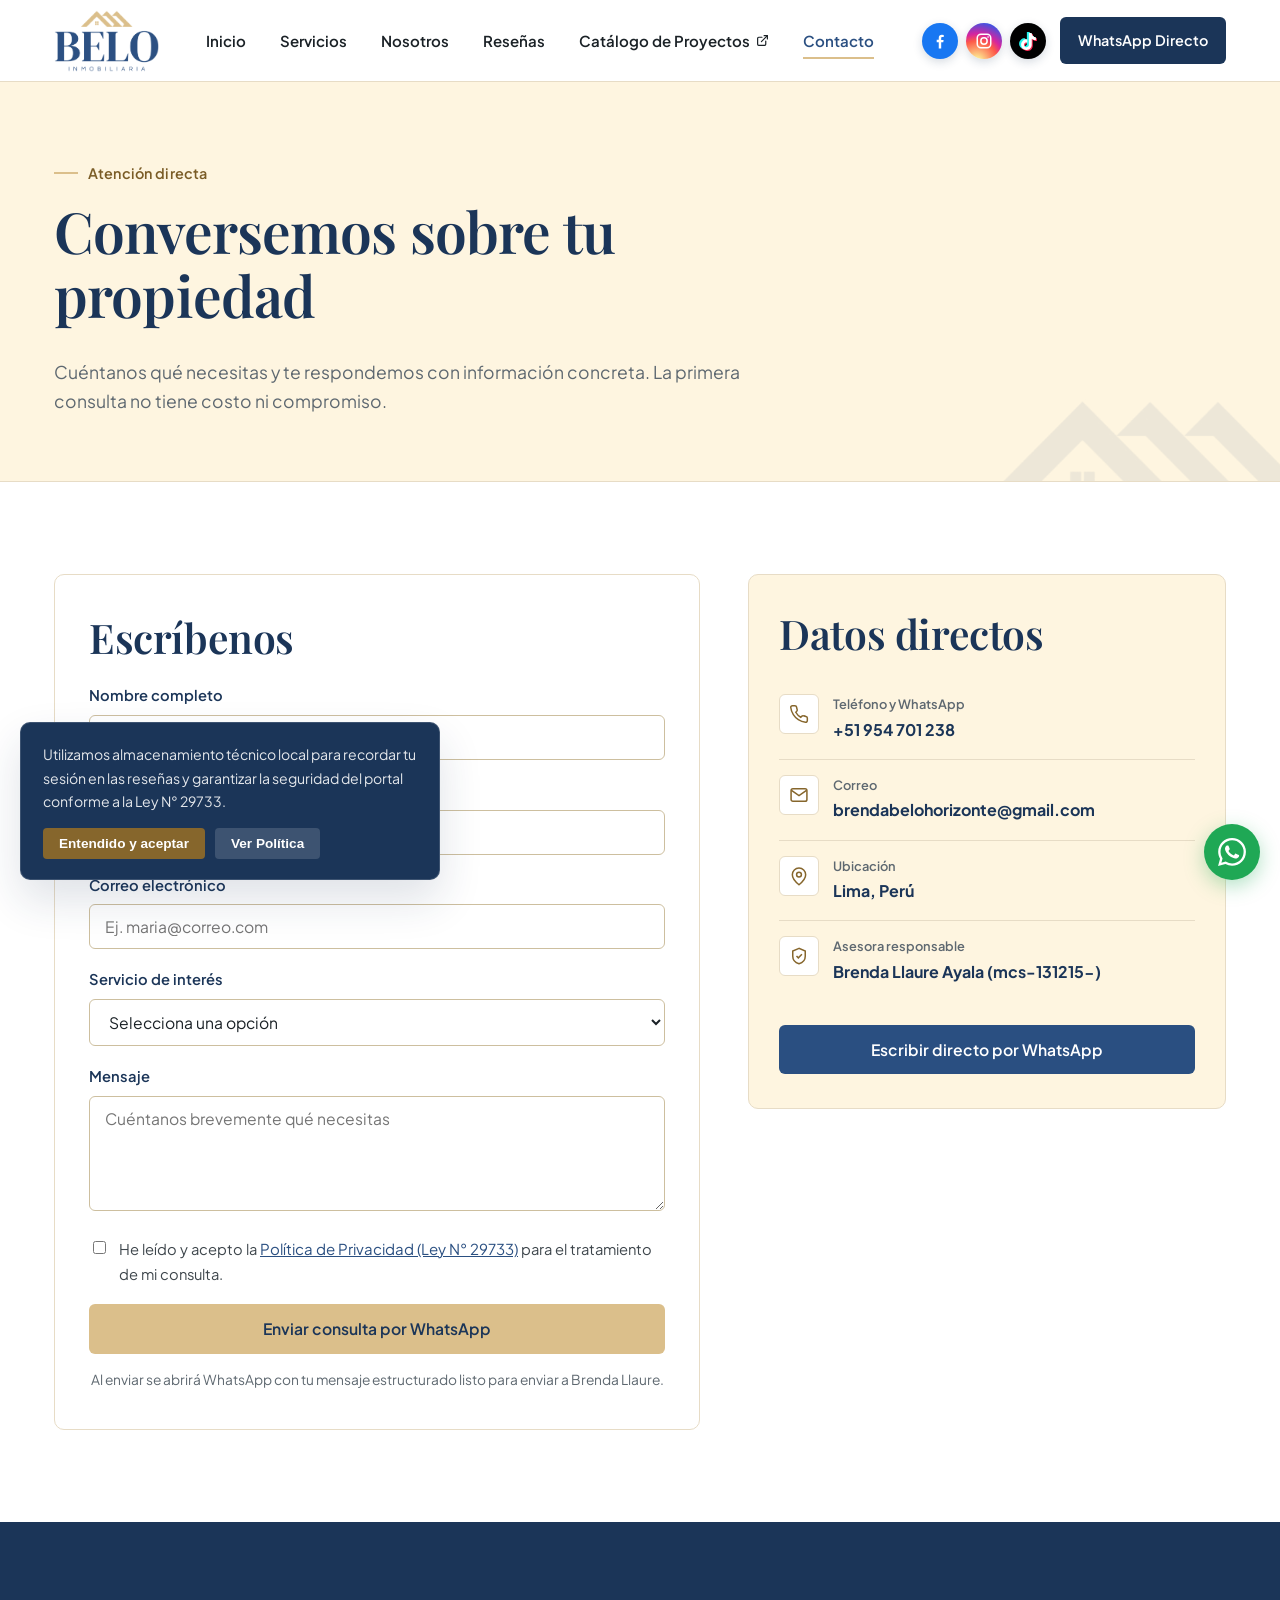
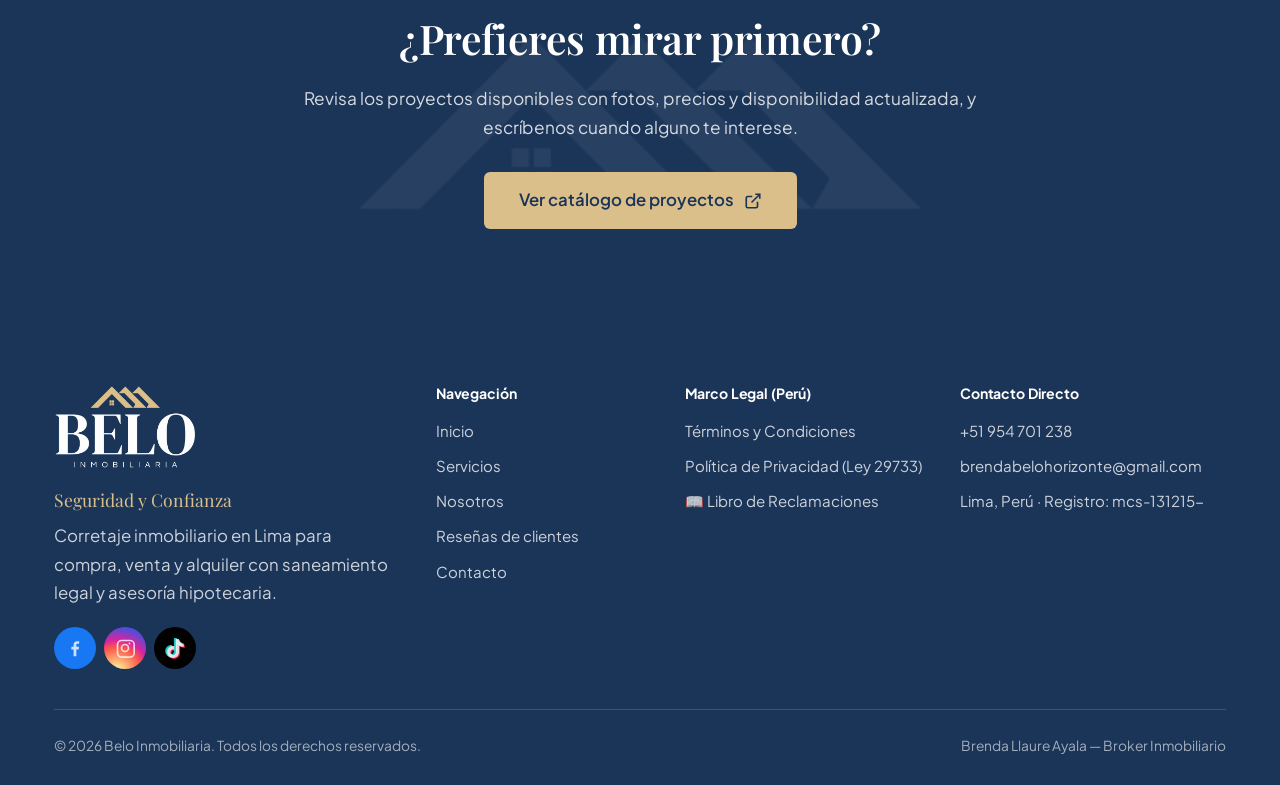
<file: belohorizonte captera/contacto.html>
<!DOCTYPE html>
<html lang="es-PE">
<head>
  <meta charset="UTF-8">
  <meta name="viewport" content="width=device-width, initial-scale=1.0">

  <title>Contacto y asesoría inmobiliaria en Lima | Belo Inmobiliaria</title>
  <meta name="description" content="Escríbenos para comprar, vender, alquilar o tasar tu propiedad en Lima. Atención directa por WhatsApp al +51 954 701 238. La primera consulta no tiene costo.">

  <meta property="og:type" content="website">
  <meta property="og:locale" content="es_PE">
  <meta property="og:site_name" content="Belo Inmobiliaria">
  <meta property="og:title" content="Contacto | Belo Inmobiliaria">
  <meta property="og:description" content="Atención directa por WhatsApp para comprar, vender, alquilar o tasar tu propiedad en Lima.">
  <meta property="og:image" content="assets/logo-belo.png">

  <link rel="icon" type="image/png" href="assets/favicon-belo.png">
  <link rel="apple-touch-icon" href="assets/favicon-belo.png">

  <link rel="preconnect" href="https://fonts.googleapis.com">
  <link rel="preconnect" href="https://fonts.gstatic.com" crossorigin>
  <link href="https://fonts.googleapis.com/css2?family=Playfair+Display:wght@500;600&family=Plus+Jakarta+Sans:wght@400;500;600;700&display=swap" rel="stylesheet">

  <link rel="stylesheet" href="css/styles.css">
</head>
<body>

  <a class="salto-contenido" href="#contenido">Saltar al contenido principal</a>

  <header class="header" id="header">
    <div class="header__interior">
      <a class="header__logo" href="index.html" aria-label="Inicio — Belo Inmobiliaria">
        <img src="assets/logo-belo.png" alt="Belo Inmobiliaria" width="1082" height="639">
      </a>

      <nav class="nav" id="nav" aria-label="Navegación principal">
        <a class="nav__enlace" href="index.html">Inicio</a>
        <a class="nav__enlace" href="servicios.html">Servicios</a>
        <a class="nav__enlace" href="nosotros.html">Nosotros</a>
        <a class="nav__enlace" href="index.html#resenas">Reseñas</a>
        <a class="nav__enlace" href="https://admin.nexoagentes.pe/email-search/6a6b682a7970f50008cf5bd2" target="_blank" rel="noopener noreferrer">
          Catálogo de Proyectos
          <svg width="13" height="13" viewBox="0 0 24 24" fill="none" stroke="currentColor" stroke-width="2.2" stroke-linecap="round" stroke-linejoin="round" aria-hidden="true"><path d="M18 13v6a2 2 0 0 1-2 2H5a2 2 0 0 1-2-2V8a2 2 0 0 1 2-2h6"/><polyline points="15 3 21 3 21 9"/><line x1="10" y1="14" x2="21" y2="3"/></svg>
          <span class="solo-lectores">(se abre en una pestaña nueva)</span>
        </a>
        <a class="nav__enlace activo" href="contacto.html" aria-current="page">Contacto</a>

        <a class="boton boton--principal nav__wsp-movil" href="https://wa.me/51954701238?text=Hola%20Brenda%2C%20quisiera%20recibir%20asesor%C3%ADa%20inmobiliaria." target="_blank" rel="noopener noreferrer">
          Hablar por WhatsApp
        </a>
      </nav>

      <div class="header__acciones">
        <div class="redes-sociales">
          <a class="red-social red-social--fb" href="https://www.facebook.com/share/1JzZP7yR4J/?mibextid=wwXIfr" target="_blank" rel="noopener noreferrer" aria-label="Facebook de Belo Inmobiliaria">
            <svg viewBox="0 0 24 24" width="18" height="18" fill="currentColor" aria-hidden="true"><path d="M13.6 22v-8.2h2.8l.4-3.3h-3.2V8.4c0-.95.27-1.6 1.63-1.6H17V3.9a23 23 0 0 0-2.5-.13c-2.47 0-4.16 1.5-4.16 4.27v2.43H7.6v3.3h2.74V22z"/></svg>
          </a>
          <a class="red-social red-social--ig" href="#" target="_blank" rel="noopener noreferrer" aria-label="Instagram de Belo Inmobiliaria">
            <svg viewBox="0 0 24 24" width="18" height="18" fill="none" stroke="currentColor" stroke-width="2" aria-hidden="true"><rect x="3" y="3" width="18" height="18" rx="5"/><circle cx="12" cy="12" r="4.2"/><circle cx="17.4" cy="6.6" r="1.1" fill="currentColor" stroke="none"/></svg>
          </a>
          <a class="red-social red-social--tt" href="https://www.tiktok.com/@inmobiliaria.bh" target="_blank" rel="noopener noreferrer" aria-label="TikTok de Belo Inmobiliaria">
            <svg viewBox="0 0 24 24" width="17" height="17" fill="currentColor" aria-hidden="true"><path d="M12.525.02c1.31-.02 2.61-.01 3.91-.02.08 1.53.63 3.09 1.75 4.17 1.12 1.11 2.7 1.62 4.24 1.79v4.03c-1.44-.05-2.89-.35-4.2-.97-.57-.26-1.1-.59-1.62-.93-.01 2.92.01 5.84-.02 8.75-.08 1.4-.54 2.79-1.35 3.94-1.31 1.92-3.58 3.17-5.91 3.21-1.43.08-2.86-.31-4.08-1.03-2.02-1.19-3.44-3.37-3.65-5.71-.02-.5-.03-1-.01-1.49.18-1.9 1.12-3.72 2.58-4.96 1.66-1.44 3.98-2.13 6.15-1.72.02 1.48-.04 2.96-.04 4.44-.99-.32-2.15-.23-3.02.37-.63.41-1.11 1.04-1.36 1.75-.21.51-.15 1.07-.14 1.61.24 1.64 1.82 3.02 3.5 2.87 1.12-.01 2.19-.66 2.77-1.61.19-.33.4-.67.41-1.06.1-1.79.06-3.57.07-5.36.01-4.03-.01-8.05.02-12.07"/></svg>
          </a>
        </div>
        <a class="boton-wsp-header" href="https://wa.me/51954701238?text=Hola%20Brenda%2C%20quisiera%20recibir%20asesor%C3%ADa%20inmobiliaria." target="_blank" rel="noopener noreferrer">
          WhatsApp Directo
        </a>
        <button class="boton-menu" id="botonMenu" type="button" aria-label="Abrir menú de navegación" aria-expanded="false" aria-controls="nav">
          <svg class="icono-abrir" width="24" height="24" viewBox="0 0 24 24" fill="none" stroke="currentColor" stroke-width="2" stroke-linecap="round"><line x1="3" y1="7" x2="21" y2="7"/><line x1="3" y1="12" x2="21" y2="12"/><line x1="3" y1="17" x2="21" y2="17"/></svg>
          <svg class="icono-cerrar" width="24" height="24" viewBox="0 0 24 24" fill="none" stroke="currentColor" stroke-width="2" stroke-linecap="round"><line x1="5" y1="5" x2="19" y2="19"/><line x1="19" y1="5" x2="5" y2="19"/></svg>
        </button>
      </div>
    </div>
  </header>

  <main class="contenido-principal" id="contenido">

    <section class="cabecera-pagina">
      <img class="cabecera-pagina__marca" src="assets/isotipo-belo.png" alt="" width="546" height="184" aria-hidden="true">
      <div class="contenedor">
        <div class="cabecera-pagina__contenido">
          <span class="etiqueta">Atención directa</span>
          <h1>Conversemos sobre tu propiedad</h1>
          <p>
            Cuéntanos qué necesitas y te respondemos con información concreta.
            La primera consulta no tiene costo ni compromiso.
          </p>
        </div>
      </div>
    </section>

    <section class="seccion">
      <div class="contenedor">
        <div class="contacto__grid">

          <div>
            <form class="formulario" id="formContacto" novalidate>
              <h2 class="formulario__titulo">Escríbenos</h2>

              <div class="campo">
                <label for="nombre">Nombre completo</label>
                <input type="text" id="nombre" name="nombre" autocomplete="name" placeholder="Ej. María Fernández" required>
                <span class="campo__error" id="errorNombre">Escribe tu nombre completo.</span>
              </div>

              <div class="campo">
                <label for="telefono">Teléfono</label>
                <input type="tel" id="telefono" name="telefono" autocomplete="tel" inputmode="tel" placeholder="Ej. 999 888 777" required>
                <span class="campo__error" id="errorTelefono">Escribe un número de teléfono válido (al menos 6 dígitos).</span>
              </div>

              <div class="campo">
                <label for="correo">Correo electrónico</label>
                <input type="email" id="correo" name="correo" autocomplete="email" placeholder="Ej. maria@correo.com" required>
                <span class="campo__error" id="errorCorreo">Escribe un correo electrónico válido.</span>
              </div>

              <div class="campo">
                <label for="servicio">Servicio de interés</label>
                <select id="servicio" name="servicio" required>
                  <option value="">Selecciona una opción</option>
                  <option value="Comprar departamento / inmueble">Comprar departamento / inmueble</option>
                  <option value="Vender mi propiedad">Vender mi propiedad</option>
                  <option value="Alquilar">Alquilar</option>
                  <option value="Tasación">Tasación</option>
                  <option value="Asesoría hipotecaria">Asesoría hipotecaria</option>
                  <option value="Otro">Otro</option>
                </select>
                <span class="campo__error" id="errorServicio">Elige el servicio que te interesa.</span>
              </div>

              <div class="campo">
                <label for="mensaje">Mensaje</label>
                <textarea id="mensaje" name="mensaje" placeholder="Cuéntanos brevemente qué necesitas" required></textarea>
                <span class="campo__error" id="errorMensaje">Escribe un mensaje de al menos 10 caracteres.</span>
              </div>

              <div class="campo">
                <div class="campo--checkbox">
                  <input type="checkbox" id="aceptoPrivacidad" required>
                  <label for="aceptoPrivacidad">
                    He leído y acepto la <button type="button" class="footer__boton-legal" data-legal="privacidad" style="color:var(--azul); text-decoration:underline;">Política de Privacidad (Ley N° 29733)</button> para el tratamiento de mi consulta.
                  </label>
                </div>
                <span class="campo__error">Debes aceptar la Política de Privacidad para enviar tu consulta.</span>
              </div>

              <button type="submit" class="boton boton--principal boton--bloque">
                Enviar consulta por WhatsApp
              </button>

              <p class="formulario__nota" style="margin-top:14px; font-size:0.86rem; color:var(--gris-suave); text-align:center;">
                Al enviar se abrirá WhatsApp con tu mensaje estructurado listo para enviar a Brenda Llaure.
              </p>
            </form>
          </div>

          <aside class="datos-contacto">
            <h2 class="datos-contacto__titulo">Datos directos</h2>
            <div class="datos-contacto__lista" style="margin-bottom:24px;">
              <div class="dato">
                <span class="dato__icono">
                  <svg width="20" height="20" viewBox="0 0 24 24" fill="none" stroke="currentColor" stroke-width="1.8"><path d="M22 16.9v3a2 2 0 0 1-2.2 2 19.8 19.8 0 0 1-8.6-3.1 19.5 19.5 0 0 1-6-6A19.8 19.8 0 0 1 2.1 4.2 2 2 0 0 1 4.1 2h3a2 2 0 0 1 2 1.7c.1 1 .4 1.9.7 2.8a2 2 0 0 1-.5 2.1L8.1 9.9a16 16 0 0 0 6 6l1.3-1.3a2 2 0 0 1 2.1-.4c.9.3 1.8.6 2.8.7a2 2 0 0 1 1.7 2"/></svg>
                </span>
                <div>
                  <span class="dato__titulo">Teléfono y WhatsApp</span>
                  <a class="dato__valor" href="tel:+51954701238">+51 954 701 238</a>
                </div>
              </div>

              <div class="dato">
                <span class="dato__icono">
                  <svg width="20" height="20" viewBox="0 0 24 24" fill="none" stroke="currentColor" stroke-width="1.8"><rect x="2.5" y="4.5" width="19" height="15" rx="2.2"/><path d="m3 6.5 9 6.2 9-6.2"/></svg>
                </span>
                <div>
                  <span class="dato__titulo">Correo</span>
                  <a class="dato__valor" href="mailto:brendabelohorizonte@gmail.com">brendabelohorizonte@gmail.com</a>
                </div>
              </div>

              <div class="dato">
                <span class="dato__icono">
                  <svg width="20" height="20" viewBox="0 0 24 24" fill="none" stroke="currentColor" stroke-width="1.8"><path d="M20 10.5c0 5.5-8 12-8 12s-8-6.5-8-12a8 8 0 0 1 16 0"/><circle cx="12" cy="10.3" r="2.9"/></svg>
                </span>
                <div>
                  <span class="dato__titulo">Ubicación</span>
                  <span class="dato__valor">Lima, Perú</span>
                </div>
              </div>

              <div class="dato">
                <span class="dato__icono">
                  <svg width="20" height="20" viewBox="0 0 24 24" fill="none" stroke="currentColor" stroke-width="1.8"><path d="M12 2.8 4.5 6v6.2c0 4.3 3.1 7.7 7.5 9 4.4-1.3 7.5-4.7 7.5-9V6z"/><path d="m9 12 2.2 2.2L15.5 10"/></svg>
                </span>
                <div>
                  <span class="dato__titulo">Asesora responsable</span>
                  <span class="dato__valor">Brenda Llaure Ayala (mcs-131215-)</span>
                </div>
              </div>
            </div>

            <a class="boton boton--azul boton--bloque" href="https://wa.me/51954701238?text=Hola%20Brenda%2C%20quisiera%20recibir%20asesor%C3%ADa%20inmobiliaria." target="_blank" rel="noopener noreferrer">
              Escribir directo por WhatsApp
            </a>
          </aside>

        </div>
      </div>
    </section>

    <section class="seccion cta-catalogo">
      <img class="cta-catalogo__marca" src="assets/isotipo-belo-blanco.png" alt="" width="546" height="184" aria-hidden="true" loading="lazy">
      <div class="contenedor">
        <div class="cta-catalogo__contenido">
          <h2>¿Prefieres mirar primero?</h2>
          <p>
            Revisa los proyectos disponibles con fotos, precios y disponibilidad
            actualizada, y escríbenos cuando alguno te interese.
          </p>
          <a class="boton boton--principal boton--grande" href="https://admin.nexoagentes.pe/email-search/6a6b682a7970f50008cf5bd2" target="_blank" rel="noopener noreferrer">
            Ver catálogo de proyectos
            <svg width="18" height="18" viewBox="0 0 24 24" fill="none" stroke="currentColor" stroke-width="2.2"><path d="M18 13v6a2 2 0 0 1-2 2H5a2 2 0 0 1-2-2V8a2 2 0 0 1 2-2h6"/><polyline points="15 3 21 3 21 9"/><line x1="10" y1="14" x2="21" y2="3"/></svg>
          </a>
        </div>
      </div>
    </section>

  </main>

  <footer class="footer">
    <div class="contenedor">
      <div class="footer__grid">
        <div class="footer__marca">
          <div class="footer__logo">
            <img src="assets/logo-belo-blanco.png" alt="Belo Inmobiliaria" width="1082" height="639" loading="lazy">
          </div>
          <p class="footer__tagline">Seguridad y Confianza</p>
          <p class="footer__descripcion">
            Corretaje inmobiliario en Lima para compra, venta y alquiler con saneamiento legal y asesoría hipotecaria.
          </p>
          <div class="footer__redes redes-sociales redes-sociales--footer">
              <a class="red-social red-social--fb" href="https://www.facebook.com/share/1JzZP7yR4J/?mibextid=wwXIfr" target="_blank" rel="noopener noreferrer" aria-label="Facebook de Belo Inmobiliaria">
                <svg viewBox="0 0 24 24" width="20" height="20" fill="currentColor" aria-hidden="true"><path d="M13.6 22v-8.2h2.8l.4-3.3h-3.2V8.4c0-.95.27-1.6 1.63-1.6H17V3.9a23 23 0 0 0-2.5-.13c-2.47 0-4.16 1.5-4.16 4.27v2.43H7.6v3.3h2.74V22z"/></svg>
              </a>
              <a class="red-social red-social--ig" href="#" target="_blank" rel="noopener noreferrer" aria-label="Instagram de Belo Inmobiliaria">
                <svg viewBox="0 0 24 24" width="20" height="20" fill="none" stroke="currentColor" stroke-width="2" aria-hidden="true"><rect x="3" y="3" width="20" height="20" rx="5"/><circle cx="12" cy="12" r="4.2"/><circle cx="17.4" cy="6.6" r="1.1" fill="currentColor" stroke="none"/></svg>
              </a>
              <a class="red-social red-social--tt" href="https://www.tiktok.com/@inmobiliaria.bh" target="_blank" rel="noopener noreferrer" aria-label="TikTok de Belo Inmobiliaria">
                <svg viewBox="0 0 24 24" width="19" height="19" fill="currentColor" aria-hidden="true"><path d="M12.525.02c1.31-.02 2.61-.01 3.91-.02.08 1.53.63 3.09 1.75 4.17 1.12 1.11 2.7 1.62 4.24 1.79v4.03c-1.44-.05-2.89-.35-4.2-.97-.57-.26-1.1-.59-1.62-.93-.01 2.92.01 5.84-.02 8.75-.08 1.4-.54 2.79-1.35 3.94-1.31 1.92-3.58 3.17-5.91 3.21-1.43.08-2.86-.31-4.08-1.03-2.02-1.19-3.44-3.37-3.65-5.71-.02-.5-.03-1-.01-1.49.18-1.9 1.12-3.72 2.58-4.96 1.66-1.44 3.98-2.13 6.15-1.72.02 1.48-.04 2.96-.04 4.44-.99-.32-2.15-.23-3.02.37-.63.41-1.11 1.04-1.36 1.75-.21.51-.15 1.07-.14 1.61.24 1.64 1.82 3.02 3.5 2.87 1.12-.01 2.19-.66 2.77-1.61.19-.33.4-.67.41-1.06.1-1.79.06-3.57.07-5.36.01-4.03-.01-8.05.02-12.07"/></svg>
              </a>
            </div>
        </div>

        <div class="footer__columna">
          <h2 class="footer__titulo">Navegación</h2>
          <ul class="footer__lista">
            <li><a href="index.html">Inicio</a></li>
            <li><a href="servicios.html">Servicios</a></li>
            <li><a href="nosotros.html">Nosotros</a></li>
            <li><a href="index.html#resenas">Reseñas de clientes</a></li>
            <li><a href="contacto.html">Contacto</a></li>
          </ul>
        </div>

        <div class="footer__columna">
          <h2 class="footer__titulo">Marco Legal (Perú)</h2>
          <ul class="footer__lista">
            <li><button type="button" class="footer__boton-legal" data-legal="terminos">Términos y Condiciones</button></li>
            <li><button type="button" class="footer__boton-legal" data-legal="privacidad">Política de Privacidad (Ley 29733)</button></li>
            <li><button type="button" class="footer__boton-legal" data-legal="reclamaciones">📖 Libro de Reclamaciones</button></li>
          </ul>
        </div>

        <div class="footer__columna">
          <h2 class="footer__titulo">Contacto Directo</h2>
          <ul class="footer__lista">
            <li><a href="tel:+51954701238">+51 954 701 238</a></li>
            <li><a href="mailto:brendabelohorizonte@gmail.com">brendabelohorizonte@gmail.com</a></li>
            <li>Lima, Perú · Registro: mcs-131215-</li>
          </ul>
        </div>
      </div>

      <div class="footer__pie">
        <span>&copy; <span id="anioActual">2026</span> Belo Inmobiliaria. Todos los derechos reservados.</span>
        <span>Brenda Llaure Ayala — Broker Inmobiliario</span>
      </div>
    </div>
  </footer>

  <div class="modal-overlay" id="modalGeneral" role="dialog" aria-modal="true">
    <div class="modal-caja">
      <button type="button" class="modal-cerrar" id="modalCerrar" aria-label="Cerrar ventana">✕</button>
      <div id="modalContenido"></div>
    </div>
  </div>

  <aside class="banner-cookies" id="bannerCookies" aria-label="Aviso de privacidad y cookies">
    <p>
      Utilizamos almacenamiento técnico local para recordar tu sesión en las reseñas y garantizar la seguridad del portal conforme a la Ley N° 29733.
    </p>
    <div class="banner-cookies__acciones">
      <button type="button" class="btn-cookie-aceptar" id="btnAceptarCookies">Entendido y aceptar</button>
      <button type="button" class="btn-cookie-config" data-legal="privacidad">Ver Política</button>
    </div>
  </aside>

  <a class="wsp-flotante" href="https://wa.me/51954701238?text=Hola%20Brenda%2C%20estoy%20interesado%20en%20recibir%20asesor%C3%ADa%20inmobiliaria." target="_blank" rel="noopener noreferrer" aria-label="Escribir por WhatsApp">
    <svg width="28" height="28" viewBox="0 0 24 24" fill="currentColor"><path d="M17.472 14.382c-.297-.149-1.758-.867-2.03-.967-.273-.099-.471-.148-.67.15-.197.297-.767.966-.94 1.164-.173.199-.347.223-.644.075-.297-.15-1.255-.463-2.39-1.475-.883-.788-1.48-1.761-1.653-2.059-.173-.297-.018-.458.13-.606.134-.133.298-.347.446-.52.149-.174.198-.298.298-.497.099-.198.05-.371-.025-.52-.075-.149-.669-1.612-.916-2.207-.242-.579-.487-.5-.669-.51-.173-.008-.371-.01-.57-.01-.198 0-.52.074-.792.372-.272.297-1.04 1.016-1.04 2.479 0 1.462 1.065 2.875 1.213 3.074.149.198 2.096 3.2 5.077 4.487.709.306 1.262.489 1.694.625.712.227 1.36.195 1.872.118.571-.085 1.758-.719 2.006-1.413.248-.694.248-1.289.173-1.413-.074-.124-.272-.198-.57-.347M12.05 21.785h-.004a9.87 9.87 0 0 1-5.031-1.378l-.361-.214-3.741.982.998-3.648-.235-.374a9.86 9.86 0 0 1-1.51-5.26c.001-5.45 4.436-9.884 9.888-9.884a9.82 9.82 0 0 1 6.993 2.898 9.82 9.82 0 0 1 2.893 6.994c-.003 5.45-4.437 9.884-9.885 9.884m8.413-18.297A11.82 11.82 0 0 0 12.05 0C5.495 0 .16 5.335.157 11.892c0 2.096.548 4.142 1.588 5.945L.057 24l6.305-1.654a11.88 11.88 0 0 0 5.683 1.448h.005c6.554 0 11.89-5.335 11.893-11.893a11.82 11.82 0 0 0-3.48-8.413"/></svg>
  </a>

  <script src="js/main.js"></script>
</body>
</html>
</file>
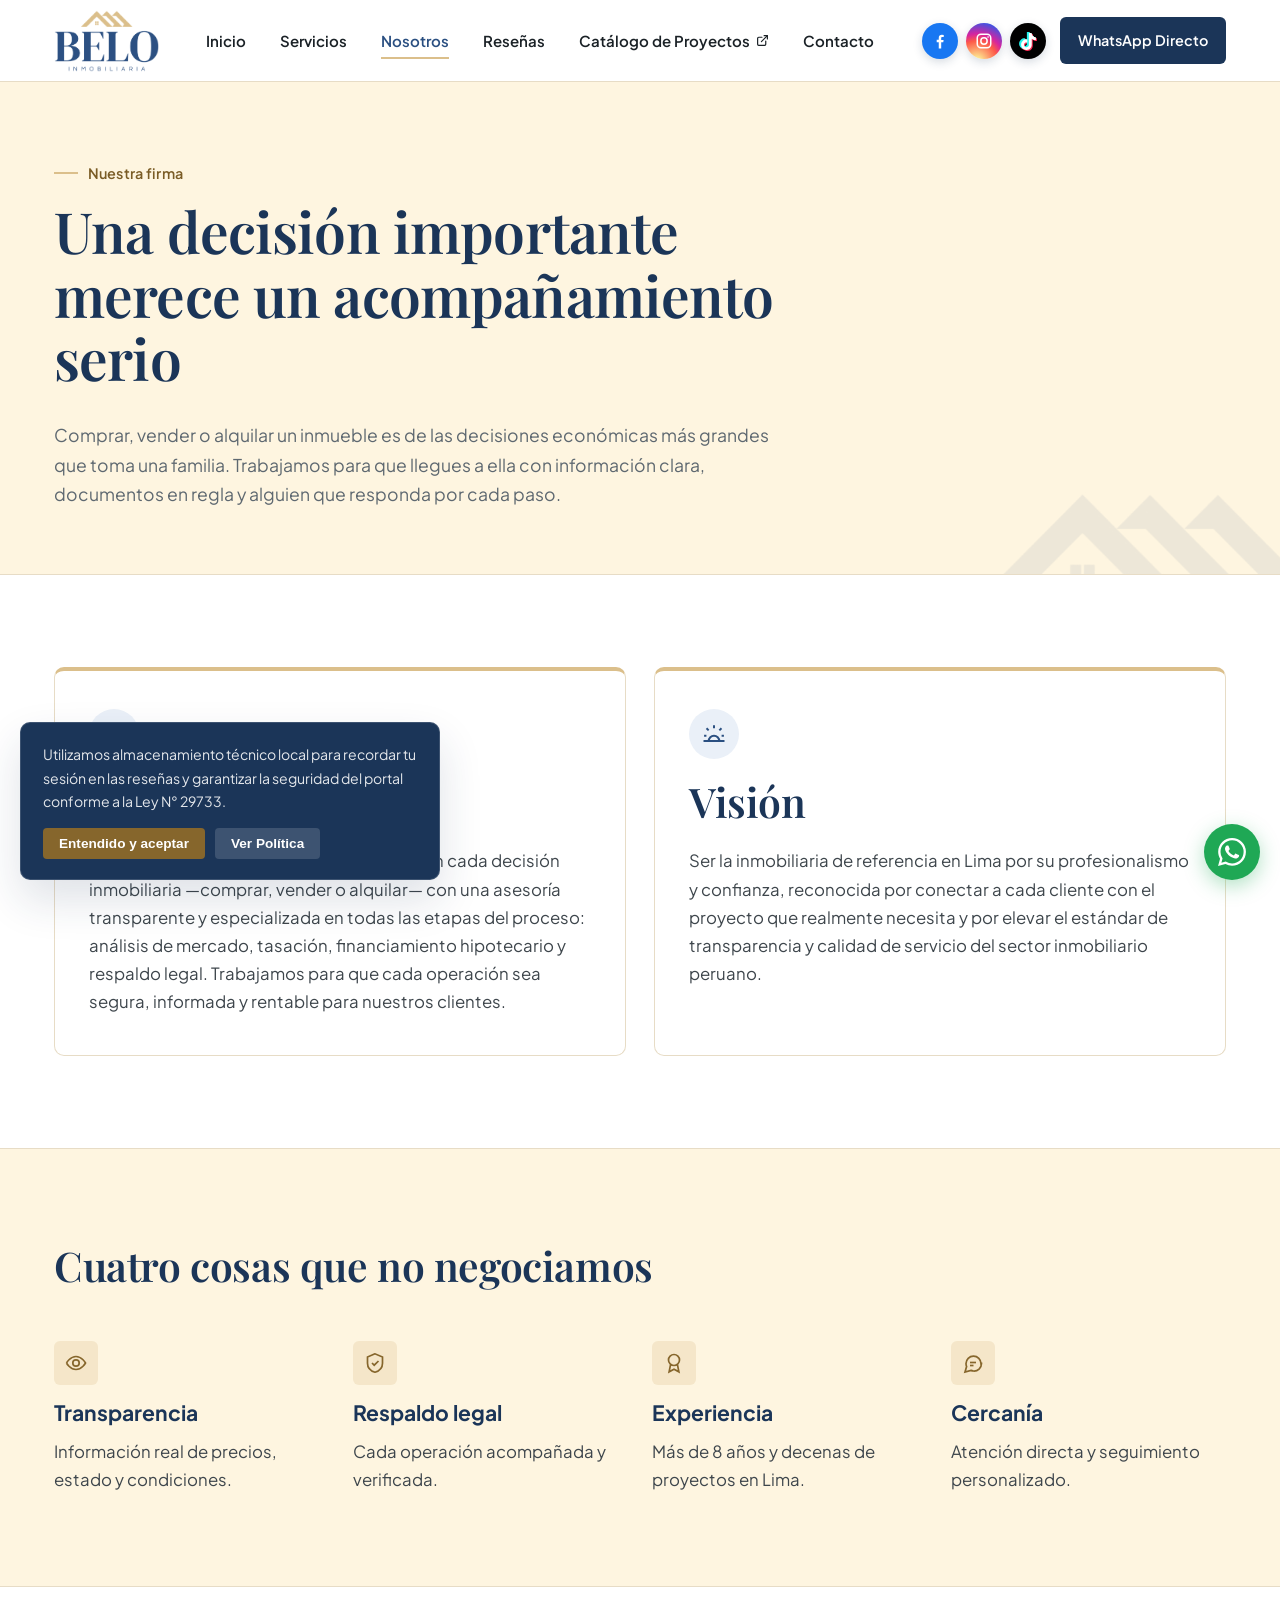
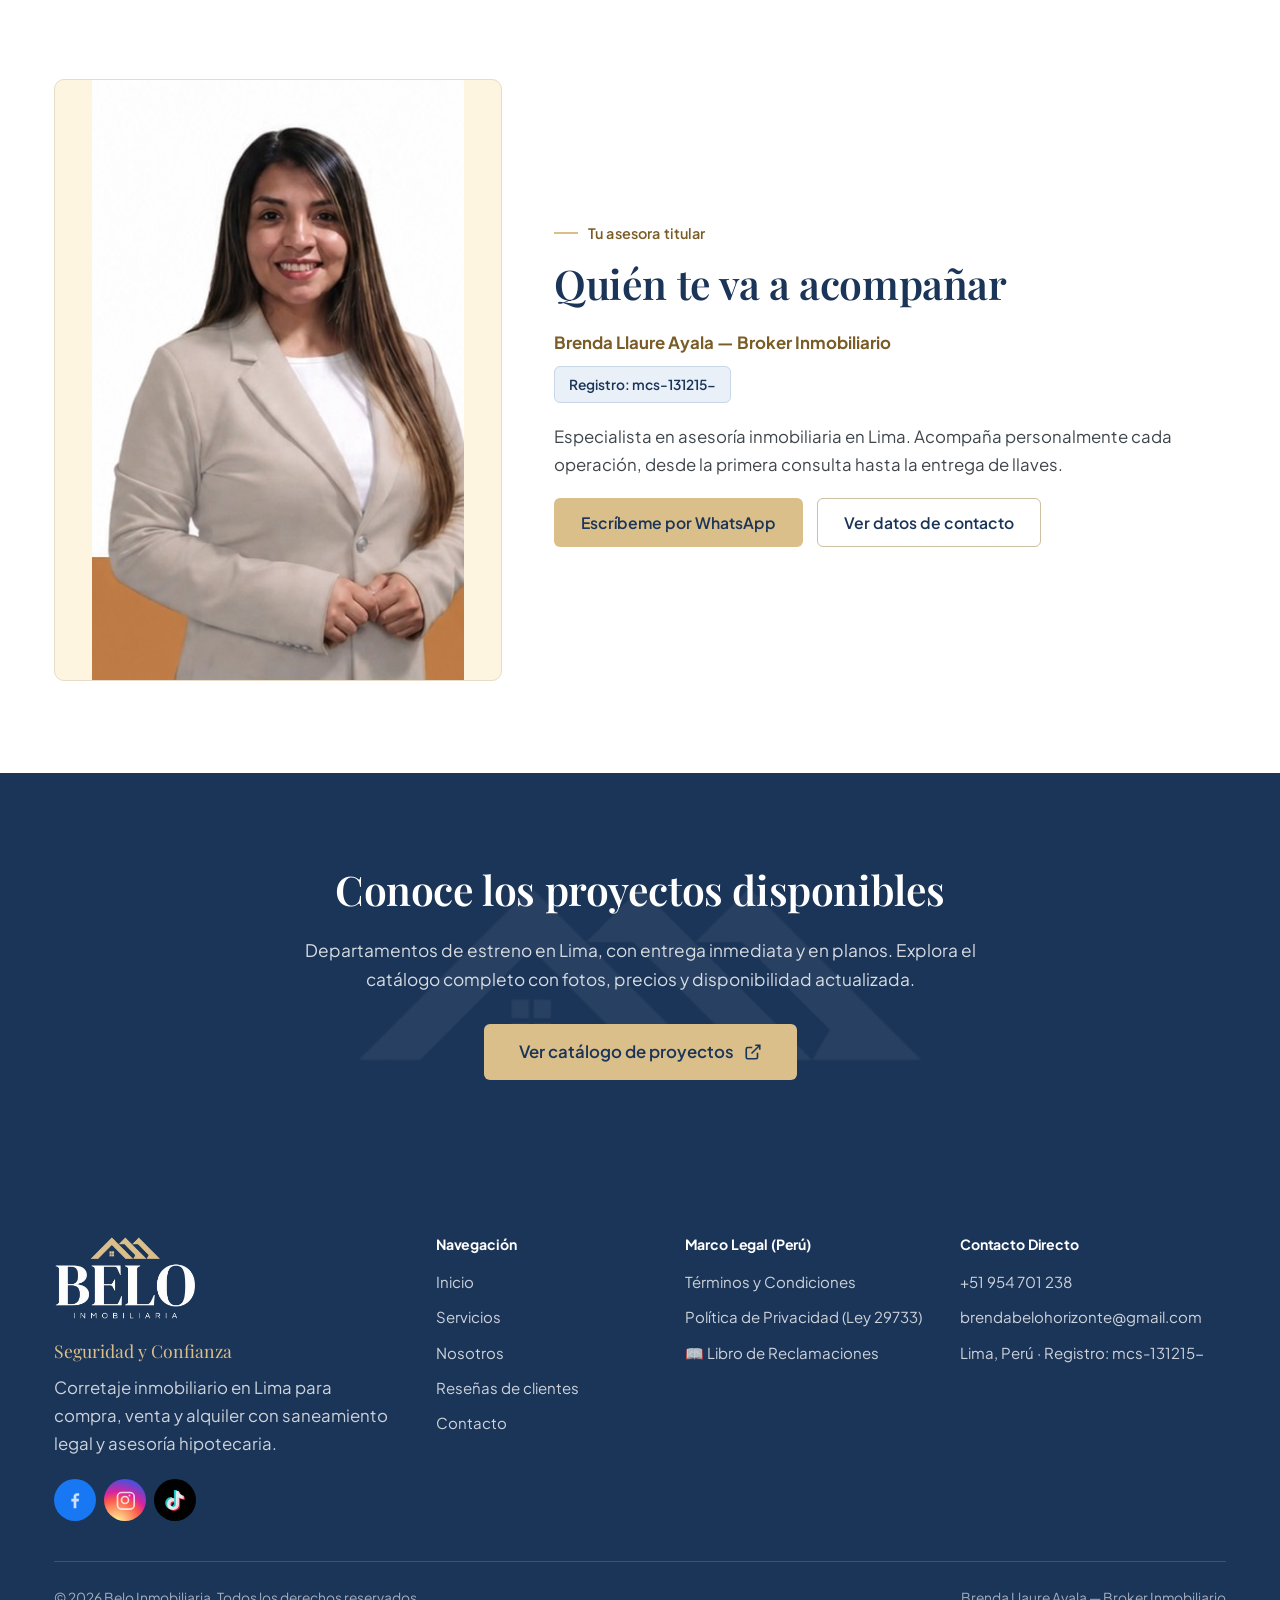
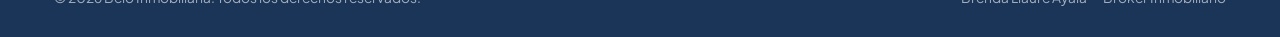
<file: belohorizonte captera/nosotros.html>
<!DOCTYPE html>
<html lang="es-PE">
<head>
  <meta charset="UTF-8">
  <meta name="viewport" content="width=device-width, initial-scale=1.0">

  <title>Nosotros: misión, visión y equipo | Belo Inmobiliaria</title>
  <meta name="description" content="Conoce la misión, la visión y los valores de Belo Inmobiliaria, y a Brenda Llaure Ayala, broker inmobiliario que acompaña cada operación en Lima.">

  <meta property="og:type" content="website">
  <meta property="og:locale" content="es_PE">
  <meta property="og:site_name" content="Belo Inmobiliaria">
  <meta property="og:title" content="Nosotros | Belo Inmobiliaria">
  <meta property="og:description" content="Nuestra forma de trabajar: transparencia, respaldo legal, experiencia y atención directa en cada operación inmobiliaria.">
  <meta property="og:image" content="assets/logo-belo.png">

  <link rel="icon" type="image/png" href="assets/favicon-belo.png">
  <link rel="apple-touch-icon" href="assets/favicon-belo.png">

  <link rel="preconnect" href="https://fonts.googleapis.com">
  <link rel="preconnect" href="https://fonts.gstatic.com" crossorigin>
  <link href="https://fonts.googleapis.com/css2?family=Playfair+Display:wght@500;600&family=Plus+Jakarta+Sans:wght@400;500;600;700&display=swap" rel="stylesheet">

  <link rel="stylesheet" href="css/styles.css">
</head>
<body>

  <a class="salto-contenido" href="#contenido">Saltar al contenido principal</a>

  <header class="header" id="header">
    <div class="header__interior">
      <a class="header__logo" href="index.html" aria-label="Inicio — Belo Inmobiliaria">
        <img src="assets/logo-belo.png" alt="Belo Inmobiliaria" width="1082" height="639">
      </a>

      <nav class="nav" id="nav" aria-label="Navegación principal">
        <a class="nav__enlace" href="index.html">Inicio</a>
        <a class="nav__enlace" href="servicios.html">Servicios</a>
        <a class="nav__enlace activo" href="nosotros.html" aria-current="page">Nosotros</a>
        <a class="nav__enlace" href="index.html#resenas">Reseñas</a>
        <a class="nav__enlace" href="https://admin.nexoagentes.pe/email-search/6a6b682a7970f50008cf5bd2" target="_blank" rel="noopener noreferrer">
          Catálogo de Proyectos
          <svg width="13" height="13" viewBox="0 0 24 24" fill="none" stroke="currentColor" stroke-width="2.2" stroke-linecap="round" stroke-linejoin="round" aria-hidden="true"><path d="M18 13v6a2 2 0 0 1-2 2H5a2 2 0 0 1-2-2V8a2 2 0 0 1 2-2h6"/><polyline points="15 3 21 3 21 9"/><line x1="10" y1="14" x2="21" y2="3"/></svg>
          <span class="solo-lectores">(se abre en una pestaña nueva)</span>
        </a>
        <a class="nav__enlace" href="contacto.html">Contacto</a>

        <a class="boton boton--principal nav__wsp-movil" href="https://wa.me/51954701238?text=Hola%20Brenda%2C%20quisiera%20recibir%20asesor%C3%ADa%20inmobiliaria." target="_blank" rel="noopener noreferrer">
          Hablar por WhatsApp
        </a>
      </nav>

      <div class="header__acciones">
        <div class="redes-sociales">
          <a class="red-social red-social--fb" href="https://www.facebook.com/share/1JzZP7yR4J/?mibextid=wwXIfr" target="_blank" rel="noopener noreferrer" aria-label="Facebook de Belo Inmobiliaria">
            <svg viewBox="0 0 24 24" width="18" height="18" fill="currentColor" aria-hidden="true"><path d="M13.6 22v-8.2h2.8l.4-3.3h-3.2V8.4c0-.95.27-1.6 1.63-1.6H17V3.9a23 23 0 0 0-2.5-.13c-2.47 0-4.16 1.5-4.16 4.27v2.43H7.6v3.3h2.74V22z"/></svg>
          </a>
          <a class="red-social red-social--ig" href="#" target="_blank" rel="noopener noreferrer" aria-label="Instagram de Belo Inmobiliaria">
            <svg viewBox="0 0 24 24" width="18" height="18" fill="none" stroke="currentColor" stroke-width="2" aria-hidden="true"><rect x="3" y="3" width="18" height="18" rx="5"/><circle cx="12" cy="12" r="4.2"/><circle cx="17.4" cy="6.6" r="1.1" fill="currentColor" stroke="none"/></svg>
          </a>
          <a class="red-social red-social--tt" href="https://www.tiktok.com/@inmobiliaria.bh" target="_blank" rel="noopener noreferrer" aria-label="TikTok de Belo Inmobiliaria">
            <svg viewBox="0 0 24 24" width="17" height="17" fill="currentColor" aria-hidden="true"><path d="M12.525.02c1.31-.02 2.61-.01 3.91-.02.08 1.53.63 3.09 1.75 4.17 1.12 1.11 2.7 1.62 4.24 1.79v4.03c-1.44-.05-2.89-.35-4.2-.97-.57-.26-1.1-.59-1.62-.93-.01 2.92.01 5.84-.02 8.75-.08 1.4-.54 2.79-1.35 3.94-1.31 1.92-3.58 3.17-5.91 3.21-1.43.08-2.86-.31-4.08-1.03-2.02-1.19-3.44-3.37-3.65-5.71-.02-.5-.03-1-.01-1.49.18-1.9 1.12-3.72 2.58-4.96 1.66-1.44 3.98-2.13 6.15-1.72.02 1.48-.04 2.96-.04 4.44-.99-.32-2.15-.23-3.02.37-.63.41-1.11 1.04-1.36 1.75-.21.51-.15 1.07-.14 1.61.24 1.64 1.82 3.02 3.5 2.87 1.12-.01 2.19-.66 2.77-1.61.19-.33.4-.67.41-1.06.1-1.79.06-3.57.07-5.36.01-4.03-.01-8.05.02-12.07"/></svg>
          </a>
        </div>
        <a class="boton-wsp-header" href="https://wa.me/51954701238?text=Hola%20Brenda%2C%20quisiera%20recibir%20asesor%C3%ADa%20inmobiliaria." target="_blank" rel="noopener noreferrer">
          WhatsApp Directo
        </a>
        <button class="boton-menu" id="botonMenu" type="button" aria-label="Abrir menú de navegación" aria-expanded="false" aria-controls="nav">
          <svg class="icono-abrir" width="24" height="24" viewBox="0 0 24 24" fill="none" stroke="currentColor" stroke-width="2" stroke-linecap="round"><line x1="3" y1="7" x2="21" y2="7"/><line x1="3" y1="12" x2="21" y2="12"/><line x1="3" y1="17" x2="21" y2="17"/></svg>
          <svg class="icono-cerrar" width="24" height="24" viewBox="0 0 24 24" fill="none" stroke="currentColor" stroke-width="2" stroke-linecap="round"><line x1="5" y1="5" x2="19" y2="19"/><line x1="19" y1="5" x2="5" y2="19"/></svg>
        </button>
      </div>
    </div>
  </header>

  <main class="contenido-principal" id="contenido">

    <section class="cabecera-pagina">
      <img class="cabecera-pagina__marca" src="assets/isotipo-belo.png" alt="" width="546" height="184" aria-hidden="true">
      <div class="contenedor">
        <div class="cabecera-pagina__contenido">
          <span class="etiqueta">Nuestra firma</span>
          <h1>Una decisión importante merece un acompañamiento serio</h1>
          <p>
            Comprar, vender o alquilar un inmueble es de las decisiones económicas
            más grandes que toma una familia. Trabajamos para que llegues a ella con
            información clara, documentos en regla y alguien que responda por cada paso.
          </p>
        </div>
      </div>
    </section>

    <section class="seccion">
      <div class="contenedor">
        <div class="grid-proposito">

          <article class="bloque-proposito">
            <span class="bloque-proposito__icono">
              <svg width="28" height="28" viewBox="0 0 24 24" fill="none" stroke="currentColor" stroke-width="1.7"><circle cx="12" cy="12" r="9"/><circle cx="12" cy="12" r="5"/><circle cx="12" cy="12" r="1.4"/></svg>
            </span>
            <h2>Misión</h2>
            <p>
              Acompañar a familias y empresas de Lima en cada decisión inmobiliaria
              —comprar, vender o alquilar— con una asesoría transparente y especializada
              en todas las etapas del proceso: análisis de mercado, tasación,
              financiamiento hipotecario y respaldo legal. Trabajamos para que cada
              operación sea segura, informada y rentable para nuestros clientes.
            </p>
          </article>

          <article class="bloque-proposito">
            <span class="bloque-proposito__icono">
              <svg width="28" height="28" viewBox="0 0 24 24" fill="none" stroke="currentColor" stroke-width="1.7"><path d="M3 18h18"/><path d="M7.5 18a4.5 4.5 0 0 1 9 0"/><path d="M12 4.5V7"/><path d="M5.6 7.1l1.8 1.8"/><path d="M18.4 7.1l-1.8 1.8"/><path d="M3.5 13.5h2"/><path d="M18.5 13.5h2"/></svg>
            </span>
            <h2>Visión</h2>
            <p>
              Ser la inmobiliaria de referencia en Lima por su profesionalismo y
              confianza, reconocida por conectar a cada cliente con el proyecto que
              realmente necesita y por elevar el estándar de transparencia y calidad
              de servicio del sector inmobiliario peruano.
            </p>
          </article>

        </div>
      </div>
    </section>

    <section class="seccion seccion--crema">
      <div class="contenedor">
        <div class="cabecera-seccion">
          <h2>Cuatro cosas que no negociamos</h2>
        </div>

        <div class="grid-valores">
          <article class="valor">
            <span class="valor__icono">
              <svg width="24" height="24" viewBox="0 0 24 24" fill="none" stroke="currentColor" stroke-width="1.7"><path d="M2.5 12S6 5.5 12 5.5 21.5 12 21.5 12 18 18.5 12 18.5 2.5 12 2.5 12"/><circle cx="12" cy="12" r="3.2"/></svg>
            </span>
            <h3>Transparencia</h3>
            <p>Información real de precios, estado y condiciones.</p>
          </article>

          <article class="valor">
            <span class="valor__icono">
              <svg width="24" height="24" viewBox="0 0 24 24" fill="none" stroke="currentColor" stroke-width="1.7"><path d="M12 2.8 4.5 6v6.2c0 4.3 3.1 7.7 7.5 9 4.4-1.3 7.5-4.7 7.5-9V6z"/><path d="m9 12 2.2 2.2L15.5 10"/></svg>
            </span>
            <h3>Respaldo legal</h3>
            <p>Cada operación acompañada y verificada.</p>
          </article>

          <article class="valor">
            <span class="valor__icono">
              <svg width="24" height="24" viewBox="0 0 24 24" fill="none" stroke="currentColor" stroke-width="1.7"><circle cx="12" cy="9" r="5.5"/><path d="m8.5 13.8-1.4 7 4.9-2.6 4.9 2.6-1.4-7"/></svg>
            </span>
            <h3>Experiencia</h3>
            <p>Más de 8 años y decenas de proyectos en Lima.</p>
          </article>

          <article class="valor">
            <span class="valor__icono">
              <svg width="24" height="24" viewBox="0 0 24 24" fill="none" stroke="currentColor" stroke-width="1.7"><path d="M20.5 12.5a7.5 7.5 0 0 1-8.1 7.5c-.9-.1-1.7-.3-2.5-.6L4 21l1.6-5.4c-.4-.9-.6-1.9-.6-3a7.5 7.5 0 0 1 15 0z"/><path d="M9 11.5h6"/><path d="M9 14.5h3.5"/></svg>
            </span>
            <h3>Cercanía</h3>
            <p>Atención directa y seguimiento personalizado.</p>
          </article>
        </div>
      </div>
    </section>

    <section class="seccion">
      <div class="contenedor">
        <div class="asesora__grid" id="bloqueAsesora">
          <figure class="asesora__figura" id="figuraAsesora">
            <img class="asesora__img" id="fotoAsesora"
                 src="assets/brenda.png"
                 alt="Brenda Llaure Ayala, broker inmobiliario de Belo Inmobiliaria"
                 width="372" height="600" loading="lazy">
          </figure>

          <div class="asesora__info">
            <span class="etiqueta">Tu asesora titular</span>
            <h2 class="asesora__nombre">Quién te va a acompañar</h2>
            <p class="asesora__cargo">Brenda Llaure Ayala — Broker Inmobiliario</p>
            <span class="asesora__registro">Registro: mcs-131215-</span>
            <p class="asesora__texto">
              Especialista en asesoría inmobiliaria en Lima. Acompaña personalmente
              cada operación, desde la primera consulta hasta la entrega de llaves.
            </p>
            <div class="grupo-botones">
              <a class="boton boton--principal" href="https://wa.me/51954701238?text=Hola%20Brenda%2C%20estoy%20interesado%20en%20recibir%20asesor%C3%ADa%20inmobiliaria." target="_blank" rel="noopener noreferrer">
                Escríbeme por WhatsApp
              </a>
              <a class="boton boton--contorno" href="contacto.html">Ver datos de contacto</a>
            </div>
          </div>
        </div>
      </div>
    </section>

    <section class="seccion cta-catalogo">
      <img class="cta-catalogo__marca" src="assets/isotipo-belo-blanco.png" alt="" width="546" height="184" aria-hidden="true" loading="lazy">
      <div class="contenedor">
        <div class="cta-catalogo__contenido">
          <h2>Conoce los proyectos disponibles</h2>
          <p>
            Departamentos de estreno en Lima, con entrega inmediata y en planos.
            Explora el catálogo completo con fotos, precios y disponibilidad actualizada.
          </p>
          <a class="boton boton--principal boton--grande" href="https://admin.nexoagentes.pe/email-search/6a6b682a7970f50008cf5bd2" target="_blank" rel="noopener noreferrer">
            Ver catálogo de proyectos
            <svg width="18" height="18" viewBox="0 0 24 24" fill="none" stroke="currentColor" stroke-width="2.2"><path d="M18 13v6a2 2 0 0 1-2 2H5a2 2 0 0 1-2-2V8a2 2 0 0 1 2-2h6"/><polyline points="15 3 21 3 21 9"/><line x1="10" y1="14" x2="21" y2="3"/></svg>
          </a>
        </div>
      </div>
    </section>

  </main>

  <footer class="footer">
    <div class="contenedor">
      <div class="footer__grid">
        <div class="footer__marca">
          <div class="footer__logo">
            <img src="assets/logo-belo-blanco.png" alt="Belo Inmobiliaria" width="1082" height="639" loading="lazy">
          </div>
          <p class="footer__tagline">Seguridad y Confianza</p>
          <p class="footer__descripcion">
            Corretaje inmobiliario en Lima para compra, venta y alquiler con saneamiento legal y asesoría hipotecaria.
          </p>
          <div class="footer__redes redes-sociales redes-sociales--footer">
              <a class="red-social red-social--fb" href="https://www.facebook.com/share/1JzZP7yR4J/?mibextid=wwXIfr" target="_blank" rel="noopener noreferrer" aria-label="Facebook de Belo Inmobiliaria">
                <svg viewBox="0 0 24 24" width="20" height="20" fill="currentColor" aria-hidden="true"><path d="M13.6 22v-8.2h2.8l.4-3.3h-3.2V8.4c0-.95.27-1.6 1.63-1.6H17V3.9a23 23 0 0 0-2.5-.13c-2.47 0-4.16 1.5-4.16 4.27v2.43H7.6v3.3h2.74V22z"/></svg>
              </a>
              <a class="red-social red-social--ig" href="#" target="_blank" rel="noopener noreferrer" aria-label="Instagram de Belo Inmobiliaria">
                <svg viewBox="0 0 24 24" width="20" height="20" fill="none" stroke="currentColor" stroke-width="2" aria-hidden="true"><rect x="3" y="3" width="20" height="20" rx="5"/><circle cx="12" cy="12" r="4.2"/><circle cx="17.4" cy="6.6" r="1.1" fill="currentColor" stroke="none"/></svg>
              </a>
              <a class="red-social red-social--tt" href="https://www.tiktok.com/@inmobiliaria.bh" target="_blank" rel="noopener noreferrer" aria-label="TikTok de Belo Inmobiliaria">
                <svg viewBox="0 0 24 24" width="19" height="19" fill="currentColor" aria-hidden="true"><path d="M12.525.02c1.31-.02 2.61-.01 3.91-.02.08 1.53.63 3.09 1.75 4.17 1.12 1.11 2.7 1.62 4.24 1.79v4.03c-1.44-.05-2.89-.35-4.2-.97-.57-.26-1.1-.59-1.62-.93-.01 2.92.01 5.84-.02 8.75-.08 1.4-.54 2.79-1.35 3.94-1.31 1.92-3.58 3.17-5.91 3.21-1.43.08-2.86-.31-4.08-1.03-2.02-1.19-3.44-3.37-3.65-5.71-.02-.5-.03-1-.01-1.49.18-1.9 1.12-3.72 2.58-4.96 1.66-1.44 3.98-2.13 6.15-1.72.02 1.48-.04 2.96-.04 4.44-.99-.32-2.15-.23-3.02.37-.63.41-1.11 1.04-1.36 1.75-.21.51-.15 1.07-.14 1.61.24 1.64 1.82 3.02 3.5 2.87 1.12-.01 2.19-.66 2.77-1.61.19-.33.4-.67.41-1.06.1-1.79.06-3.57.07-5.36.01-4.03-.01-8.05.02-12.07"/></svg>
              </a>
            </div>
        </div>

        <div class="footer__columna">
          <h2 class="footer__titulo">Navegación</h2>
          <ul class="footer__lista">
            <li><a href="index.html">Inicio</a></li>
            <li><a href="servicios.html">Servicios</a></li>
            <li><a href="nosotros.html">Nosotros</a></li>
            <li><a href="index.html#resenas">Reseñas de clientes</a></li>
            <li><a href="contacto.html">Contacto</a></li>
          </ul>
        </div>

        <div class="footer__columna">
          <h2 class="footer__titulo">Marco Legal (Perú)</h2>
          <ul class="footer__lista">
            <li><button type="button" class="footer__boton-legal" data-legal="terminos">Términos y Condiciones</button></li>
            <li><button type="button" class="footer__boton-legal" data-legal="privacidad">Política de Privacidad (Ley 29733)</button></li>
            <li><button type="button" class="footer__boton-legal" data-legal="reclamaciones">📖 Libro de Reclamaciones</button></li>
          </ul>
        </div>

        <div class="footer__columna">
          <h2 class="footer__titulo">Contacto Directo</h2>
          <ul class="footer__lista">
            <li><a href="tel:+51954701238">+51 954 701 238</a></li>
            <li><a href="mailto:brendabelohorizonte@gmail.com">brendabelohorizonte@gmail.com</a></li>
            <li>Lima, Perú · Registro: mcs-131215-</li>
          </ul>
        </div>
      </div>

      <div class="footer__pie">
        <span>&copy; <span id="anioActual">2026</span> Belo Inmobiliaria. Todos los derechos reservados.</span>
        <span>Brenda Llaure Ayala — Broker Inmobiliario</span>
      </div>
    </div>
  </footer>

  <div class="modal-overlay" id="modalGeneral" role="dialog" aria-modal="true">
    <div class="modal-caja">
      <button type="button" class="modal-cerrar" id="modalCerrar" aria-label="Cerrar ventana">✕</button>
      <div id="modalContenido"></div>
    </div>
  </div>

  <aside class="banner-cookies" id="bannerCookies" aria-label="Aviso de privacidad y cookies">
    <p>
      Utilizamos almacenamiento técnico local para recordar tu sesión en las reseñas y garantizar la seguridad del portal conforme a la Ley N° 29733.
    </p>
    <div class="banner-cookies__acciones">
      <button type="button" class="btn-cookie-aceptar" id="btnAceptarCookies">Entendido y aceptar</button>
      <button type="button" class="btn-cookie-config" data-legal="privacidad">Ver Política</button>
    </div>
  </aside>

  <a class="wsp-flotante" href="https://wa.me/51954701238?text=Hola%20Brenda%2C%20estoy%20interesado%20en%20recibir%20asesor%C3%ADa%20inmobiliaria." target="_blank" rel="noopener noreferrer" aria-label="Escribir por WhatsApp">
    <svg width="28" height="28" viewBox="0 0 24 24" fill="currentColor"><path d="M17.472 14.382c-.297-.149-1.758-.867-2.03-.967-.273-.099-.471-.148-.67.15-.197.297-.767.966-.94 1.164-.173.199-.347.223-.644.075-.297-.15-1.255-.463-2.39-1.475-.883-.788-1.48-1.761-1.653-2.059-.173-.297-.018-.458.13-.606.134-.133.298-.347.446-.52.149-.174.198-.298.298-.497.099-.198.05-.371-.025-.52-.075-.149-.669-1.612-.916-2.207-.242-.579-.487-.5-.669-.51-.173-.008-.371-.01-.57-.01-.198 0-.52.074-.792.372-.272.297-1.04 1.016-1.04 2.479 0 1.462 1.065 2.875 1.213 3.074.149.198 2.096 3.2 5.077 4.487.709.306 1.262.489 1.694.625.712.227 1.36.195 1.872.118.571-.085 1.758-.719 2.006-1.413.248-.694.248-1.289.173-1.413-.074-.124-.272-.198-.57-.347M12.05 21.785h-.004a9.87 9.87 0 0 1-5.031-1.378l-.361-.214-3.741.982.998-3.648-.235-.374a9.86 9.86 0 0 1-1.51-5.26c.001-5.45 4.436-9.884 9.888-9.884a9.82 9.82 0 0 1 6.993 2.898 9.82 9.82 0 0 1 2.893 6.994c-.003 5.45-4.437 9.884-9.885 9.884m8.413-18.297A11.82 11.82 0 0 0 12.05 0C5.495 0 .16 5.335.157 11.892c0 2.096.548 4.142 1.588 5.945L.057 24l6.305-1.654a11.88 11.88 0 0 0 5.683 1.448h.005c6.554 0 11.89-5.335 11.893-11.893a11.82 11.82 0 0 0-3.48-8.413"/></svg>
  </a>

  <script src="js/main.js"></script>
</body>
</html>
</file>
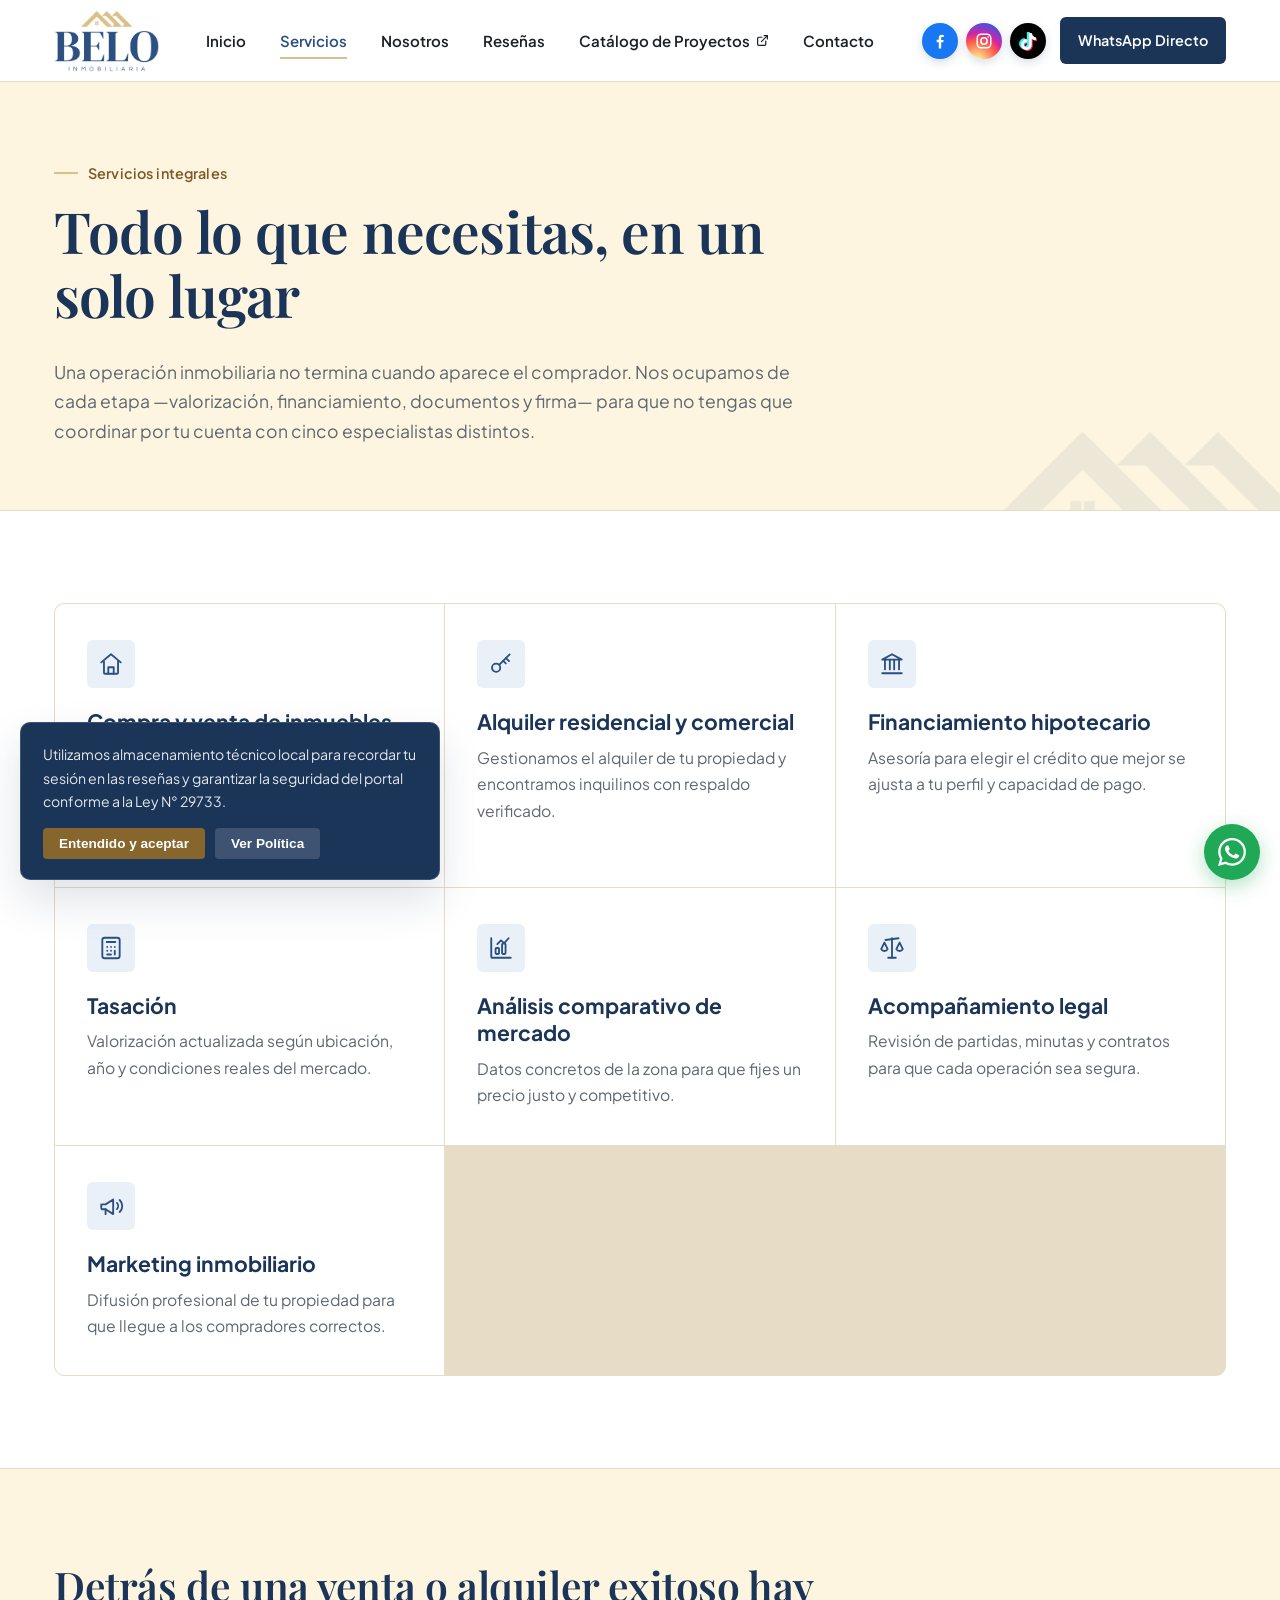
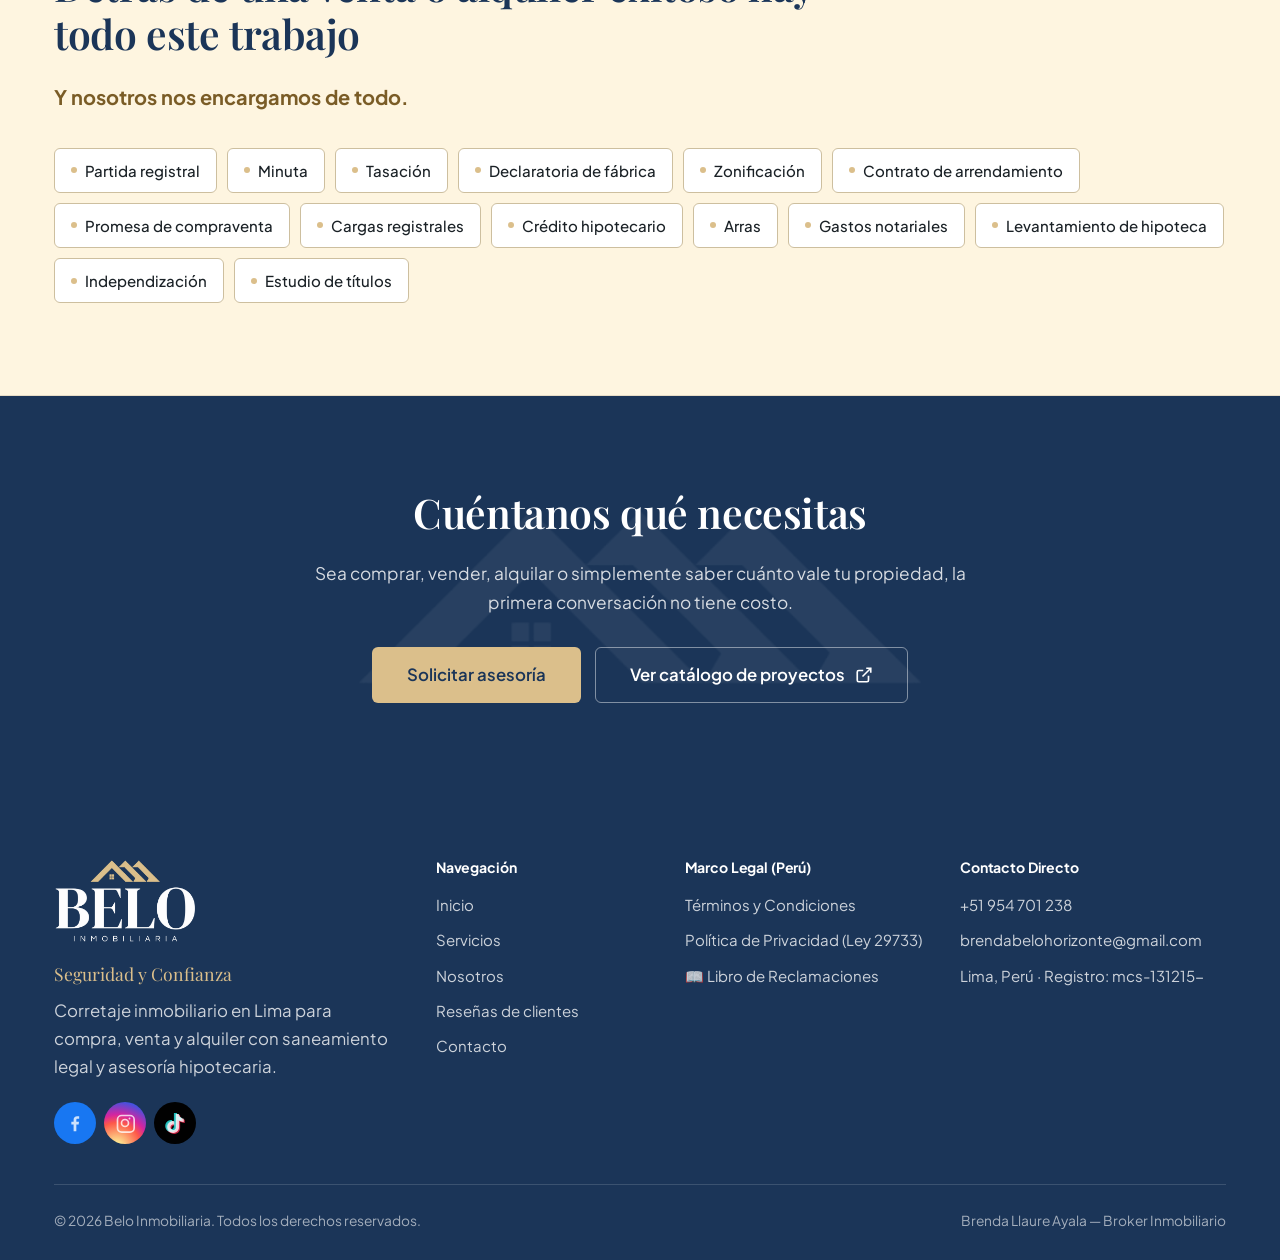
<file: belohorizonte captera/servicios.html>
<!DOCTYPE html>
<html lang="es-PE">
<head>
  <meta charset="UTF-8">
  <meta name="viewport" content="width=device-width, initial-scale=1.0">

  <title>Servicios inmobiliarios en Lima | Belo Inmobiliaria</title>
  <meta name="description" content="Compra, venta y alquiler de inmuebles, financiamiento hipotecario, tasación, análisis de mercado, acompañamiento legal y marketing inmobiliario en Lima.">

  <meta property="og:type" content="website">
  <meta property="og:locale" content="es_PE">
  <meta property="og:site_name" content="Belo Inmobiliaria">
  <meta property="og:title" content="Servicios inmobiliarios en Lima | Belo Inmobiliaria">
  <meta property="og:description" content="Siete servicios para acompañarte en toda la operación: desde la tasación y el crédito hipotecario hasta la revisión legal y la firma final.">
  <meta property="og:image" content="assets/logo-belo.png">

  <link rel="icon" type="image/png" href="assets/favicon-belo.png">
  <link rel="apple-touch-icon" href="assets/favicon-belo.png">

  <link rel="preconnect" href="https://fonts.googleapis.com">
  <link rel="preconnect" href="https://fonts.gstatic.com" crossorigin>
  <link href="https://fonts.googleapis.com/css2?family=Playfair+Display:wght@500;600&family=Plus+Jakarta+Sans:wght@400;500;600;700&display=swap" rel="stylesheet">

  <link rel="stylesheet" href="css/styles.css">
</head>
<body>

  <a class="salto-contenido" href="#contenido">Saltar al contenido principal</a>

  <header class="header" id="header">
    <div class="header__interior">
      <a class="header__logo" href="index.html" aria-label="Inicio — Belo Inmobiliaria">
        <img src="assets/logo-belo.png" alt="Belo Inmobiliaria" width="1082" height="639">
      </a>

      <nav class="nav" id="nav" aria-label="Navegación principal">
        <a class="nav__enlace" href="index.html">Inicio</a>
        <a class="nav__enlace activo" href="servicios.html" aria-current="page">Servicios</a>
        <a class="nav__enlace" href="nosotros.html">Nosotros</a>
        <a class="nav__enlace" href="index.html#resenas">Reseñas</a>
        <a class="nav__enlace" href="https://admin.nexoagentes.pe/email-search/6a6b682a7970f50008cf5bd2" target="_blank" rel="noopener noreferrer">
          Catálogo de Proyectos
          <svg width="13" height="13" viewBox="0 0 24 24" fill="none" stroke="currentColor" stroke-width="2.2" stroke-linecap="round" stroke-linejoin="round" aria-hidden="true"><path d="M18 13v6a2 2 0 0 1-2 2H5a2 2 0 0 1-2-2V8a2 2 0 0 1 2-2h6"/><polyline points="15 3 21 3 21 9"/><line x1="10" y1="14" x2="21" y2="3"/></svg>
          <span class="solo-lectores">(se abre en una pestaña nueva)</span>
        </a>
        <a class="nav__enlace" href="contacto.html">Contacto</a>

        <a class="boton boton--principal nav__wsp-movil" href="https://wa.me/51954701238?text=Hola%20Brenda%2C%20quisiera%20recibir%20asesor%C3%ADa%20inmobiliaria." target="_blank" rel="noopener noreferrer">
          Hablar por WhatsApp
        </a>
      </nav>

      <div class="header__acciones">
        <div class="redes-sociales">
          <a class="red-social red-social--fb" href="https://www.facebook.com/share/1JzZP7yR4J/?mibextid=wwXIfr" target="_blank" rel="noopener noreferrer" aria-label="Facebook de Belo Inmobiliaria">
            <svg viewBox="0 0 24 24" width="18" height="18" fill="currentColor" aria-hidden="true"><path d="M13.6 22v-8.2h2.8l.4-3.3h-3.2V8.4c0-.95.27-1.6 1.63-1.6H17V3.9a23 23 0 0 0-2.5-.13c-2.47 0-4.16 1.5-4.16 4.27v2.43H7.6v3.3h2.74V22z"/></svg>
          </a>
          <a class="red-social red-social--ig" href="#" target="_blank" rel="noopener noreferrer" aria-label="Instagram de Belo Inmobiliaria">
            <svg viewBox="0 0 24 24" width="18" height="18" fill="none" stroke="currentColor" stroke-width="2" aria-hidden="true"><rect x="3" y="3" width="18" height="18" rx="5"/><circle cx="12" cy="12" r="4.2"/><circle cx="17.4" cy="6.6" r="1.1" fill="currentColor" stroke="none"/></svg>
          </a>
          <a class="red-social red-social--tt" href="https://www.tiktok.com/@inmobiliaria.bh" target="_blank" rel="noopener noreferrer" aria-label="TikTok de Belo Inmobiliaria">
            <svg viewBox="0 0 24 24" width="17" height="17" fill="currentColor" aria-hidden="true"><path d="M12.525.02c1.31-.02 2.61-.01 3.91-.02.08 1.53.63 3.09 1.75 4.17 1.12 1.11 2.7 1.62 4.24 1.79v4.03c-1.44-.05-2.89-.35-4.2-.97-.57-.26-1.1-.59-1.62-.93-.01 2.92.01 5.84-.02 8.75-.08 1.4-.54 2.79-1.35 3.94-1.31 1.92-3.58 3.17-5.91 3.21-1.43.08-2.86-.31-4.08-1.03-2.02-1.19-3.44-3.37-3.65-5.71-.02-.5-.03-1-.01-1.49.18-1.9 1.12-3.72 2.58-4.96 1.66-1.44 3.98-2.13 6.15-1.72.02 1.48-.04 2.96-.04 4.44-.99-.32-2.15-.23-3.02.37-.63.41-1.11 1.04-1.36 1.75-.21.51-.15 1.07-.14 1.61.24 1.64 1.82 3.02 3.5 2.87 1.12-.01 2.19-.66 2.77-1.61.19-.33.4-.67.41-1.06.1-1.79.06-3.57.07-5.36.01-4.03-.01-8.05.02-12.07"/></svg>
          </a>
        </div>
        <a class="boton-wsp-header" href="https://wa.me/51954701238?text=Hola%20Brenda%2C%20quisiera%20recibir%20asesor%C3%ADa%20inmobiliaria." target="_blank" rel="noopener noreferrer">
          WhatsApp Directo
        </a>
        <button class="boton-menu" id="botonMenu" type="button" aria-label="Abrir menú de navegación" aria-expanded="false" aria-controls="nav">
          <svg class="icono-abrir" width="24" height="24" viewBox="0 0 24 24" fill="none" stroke="currentColor" stroke-width="2" stroke-linecap="round"><line x1="3" y1="7" x2="21" y2="7"/><line x1="3" y1="12" x2="21" y2="12"/><line x1="3" y1="17" x2="21" y2="17"/></svg>
          <svg class="icono-cerrar" width="24" height="24" viewBox="0 0 24 24" fill="none" stroke="currentColor" stroke-width="2" stroke-linecap="round"><line x1="5" y1="5" x2="19" y2="19"/><line x1="19" y1="5" x2="5" y2="19"/></svg>
        </button>
      </div>
    </div>
  </header>

  <main class="contenido-principal" id="contenido">

    <section class="cabecera-pagina">
      <img class="cabecera-pagina__marca" src="assets/isotipo-belo.png" alt="" width="546" height="184" aria-hidden="true">
      <div class="contenedor">
        <div class="cabecera-pagina__contenido">
          <span class="etiqueta">Servicios integrales</span>
          <h1>Todo lo que necesitas, en un solo lugar</h1>
          <p>
            Una operación inmobiliaria no termina cuando aparece el comprador.
            Nos ocupamos de cada etapa —valorización, financiamiento, documentos y
            firma— para que no tengas que coordinar por tu cuenta con cinco
            especialistas distintos.
          </p>
        </div>
      </div>
    </section>

    <section class="seccion">
      <div class="contenedor">
        <div class="grid-servicios">

          <article class="tarjeta-servicio">
            <span class="tarjeta-servicio__icono">
              <svg width="26" height="26" viewBox="0 0 24 24" fill="none" stroke="currentColor" stroke-width="1.7" stroke-linecap="round" stroke-linejoin="round"><path d="M3 10.5 12 3l9 7.5"/><path d="M5.5 9.8V20a1 1 0 0 0 1 1h11a1 1 0 0 0 1-1V9.8"/><path d="M9.5 21v-6h5v6"/></svg>
            </span>
            <h3>Compra y venta de inmuebles</h3>
            <p>Te acompañamos en toda la operación, desde la búsqueda de la propiedad ideal hasta la firma final, con documentación revisada.</p>
          </article>

          <article class="tarjeta-servicio">
            <span class="tarjeta-servicio__icono">
              <svg width="26" height="26" viewBox="0 0 24 24" fill="none" stroke="currentColor" stroke-width="1.7" stroke-linecap="round" stroke-linejoin="round"><circle cx="7.5" cy="15.5" r="3.8"/><path d="M10.3 12.8 20 3.1"/><path d="M16.6 6.5 19.4 9.3"/><path d="M14 9.1l2.4 2.4"/></svg>
            </span>
            <h3>Alquiler residencial y comercial</h3>
            <p>Gestionamos el alquiler de tu propiedad y encontramos inquilinos con respaldo verificado.</p>
          </article>

          <article class="tarjeta-servicio">
            <span class="tarjeta-servicio__icono">
              <svg width="26" height="26" viewBox="0 0 24 24" fill="none" stroke="currentColor" stroke-width="1.7" stroke-linecap="round" stroke-linejoin="round"><path d="M12 3 21 8H3z"/><path d="M5.5 8v9"/><path d="M10 8v9"/><path d="M14 8v9"/><path d="M18.5 8v9"/><path d="M3 20.5h18"/></svg>
            </span>
            <h3>Financiamiento hipotecario</h3>
            <p>Asesoría para elegir el crédito que mejor se ajusta a tu perfil y capacidad de pago.</p>
          </article>

          <article class="tarjeta-servicio">
            <span class="tarjeta-servicio__icono">
              <svg width="26" height="26" viewBox="0 0 24 24" fill="none" stroke="currentColor" stroke-width="1.7" stroke-linecap="round" stroke-linejoin="round"><rect x="4" y="2.5" width="16" height="19" rx="2.2"/><path d="M8 6.5h8"/><path d="M8.5 11h.01"/><path d="M12 11h.01"/><path d="M15.5 11h.01"/><path d="M8.5 14.5h.01"/><path d="M12 14.5h.01"/><path d="M15.5 14.5v3.5"/><path d="M8.5 18h3.5"/></svg>
            </span>
            <h3>Tasación</h3>
            <p>Valorización actualizada según ubicación, año y condiciones reales del mercado.</p>
          </article>

          <article class="tarjeta-servicio">
            <span class="tarjeta-servicio__icono">
              <svg width="26" height="26" viewBox="0 0 24 24" fill="none" stroke="currentColor" stroke-width="1.7" stroke-linecap="round" stroke-linejoin="round"><path d="M3 3v16.5a1.5 1.5 0 0 0 1.5 1.5H21"/><rect x="7" y="12" width="3.2" height="5.5" rx=".8"/><rect x="13" y="8" width="3.2" height="9.5" rx=".8"/><path d="M8.6 8.5 12 5l3 2.5 4-4.5"/></svg>
            </span>
            <h3>Análisis comparativo de mercado</h3>
            <p>Datos concretos de la zona para que fijes un precio justo y competitivo.</p>
          </article>

          <article class="tarjeta-servicio">
            <span class="tarjeta-servicio__icono">
              <svg width="26" height="26" viewBox="0 0 24 24" fill="none" stroke="currentColor" stroke-width="1.7" stroke-linecap="round" stroke-linejoin="round"><path d="M12 3v18"/><path d="M5 7 2 13a3.4 3.4 0 0 0 6 0z"/><path d="M19 7l-3 6a3.4 3.4 0 0 0 6 0z"/><path d="M6 4.6 18 3"/><path d="M8.5 21h7"/></svg>
            </span>
            <h3>Acompañamiento legal</h3>
            <p>Revisión de partidas, minutas y contratos para que cada operación sea segura.</p>
          </article>

          <article class="tarjeta-servicio">
            <span class="tarjeta-servicio__icono">
              <svg width="26" height="26" viewBox="0 0 24 24" fill="none" stroke="currentColor" stroke-width="1.7" stroke-linecap="round" stroke-linejoin="round"><path d="M3 10.5v3a1.5 1.5 0 0 0 1.5 1.5H7l7 4.5V6L7 10.5H4.5A1.5 1.5 0 0 0 3 12z"/><path d="M17.5 9.2a4 4 0 0 1 0 5.6"/><path d="M20 6.5a7.5 7.5 0 0 1 0 11"/><path d="M7 15v4.5"/></svg>
            </span>
            <h3>Marketing inmobiliario</h3>
            <p>Difusión profesional de tu propiedad para que llegue a los compradores correctos.</p>
          </article>

        </div>
      </div>
    </section>

    <section class="seccion seccion--crema">
      <div class="contenedor">
        <div class="tramites__intro">
          <h2>Detrás de una venta o alquiler exitoso hay todo este trabajo</h2>
          <p class="tramites__destacado">Y nosotros nos encargamos de todo.</p>
        </div>

        <ul class="chips">
          <li class="chip">Partida registral</li>
          <li class="chip">Minuta</li>
          <li class="chip">Tasación</li>
          <li class="chip">Declaratoria de fábrica</li>
          <li class="chip">Zonificación</li>
          <li class="chip">Contrato de arrendamiento</li>
          <li class="chip">Promesa de compraventa</li>
          <li class="chip">Cargas registrales</li>
          <li class="chip">Crédito hipotecario</li>
          <li class="chip">Arras</li>
          <li class="chip">Gastos notariales</li>
          <li class="chip">Levantamiento de hipoteca</li>
          <li class="chip">Independización</li>
          <li class="chip">Estudio de títulos</li>
        </ul>
      </div>
    </section>

    <section class="seccion cta-catalogo">
      <img class="cta-catalogo__marca" src="assets/isotipo-belo-blanco.png" alt="" width="546" height="184" aria-hidden="true" loading="lazy">
      <div class="contenedor">
        <div class="cta-catalogo__contenido">
          <h2>Cuéntanos qué necesitas</h2>
          <p>
            Sea comprar, vender, alquilar o simplemente saber cuánto vale tu propiedad,
            la primera conversación no tiene costo.
          </p>
          <div class="grupo-botones grupo-botones--centrado">
            <a class="boton boton--principal boton--grande" href="contacto.html">Solicitar asesoría</a>
            <a class="boton boton--contorno-claro boton--grande" href="https://admin.nexoagentes.pe/email-search/6a6b682a7970f50008cf5bd2" target="_blank" rel="noopener noreferrer">
              Ver catálogo de proyectos
              <svg width="18" height="18" viewBox="0 0 24 24" fill="none" stroke="currentColor" stroke-width="2.2"><path d="M18 13v6a2 2 0 0 1-2 2H5a2 2 0 0 1-2-2V8a2 2 0 0 1 2-2h6"/><polyline points="15 3 21 3 21 9"/><line x1="10" y1="14" x2="21" y2="3"/></svg>
            </a>
          </div>
        </div>
      </div>
    </section>

  </main>

  <footer class="footer">
    <div class="contenedor">
      <div class="footer__grid">
        <div class="footer__marca">
          <div class="footer__logo">
            <img src="assets/logo-belo-blanco.png" alt="Belo Inmobiliaria" width="1082" height="639" loading="lazy">
          </div>
          <p class="footer__tagline">Seguridad y Confianza</p>
          <p class="footer__descripcion">
            Corretaje inmobiliario en Lima para compra, venta y alquiler con saneamiento legal y asesoría hipotecaria.
          </p>
          <div class="footer__redes redes-sociales redes-sociales--footer">
              <a class="red-social red-social--fb" href="https://www.facebook.com/share/1JzZP7yR4J/?mibextid=wwXIfr" target="_blank" rel="noopener noreferrer" aria-label="Facebook de Belo Inmobiliaria">
                <svg viewBox="0 0 24 24" width="20" height="20" fill="currentColor" aria-hidden="true"><path d="M13.6 22v-8.2h2.8l.4-3.3h-3.2V8.4c0-.95.27-1.6 1.63-1.6H17V3.9a23 23 0 0 0-2.5-.13c-2.47 0-4.16 1.5-4.16 4.27v2.43H7.6v3.3h2.74V22z"/></svg>
              </a>
              <a class="red-social red-social--ig" href="#" target="_blank" rel="noopener noreferrer" aria-label="Instagram de Belo Inmobiliaria">
                <svg viewBox="0 0 24 24" width="20" height="20" fill="none" stroke="currentColor" stroke-width="2" aria-hidden="true"><rect x="3" y="3" width="20" height="20" rx="5"/><circle cx="12" cy="12" r="4.2"/><circle cx="17.4" cy="6.6" r="1.1" fill="currentColor" stroke="none"/></svg>
              </a>
              <a class="red-social red-social--tt" href="https://www.tiktok.com/@inmobiliaria.bh" target="_blank" rel="noopener noreferrer" aria-label="TikTok de Belo Inmobiliaria">
                <svg viewBox="0 0 24 24" width="19" height="19" fill="currentColor" aria-hidden="true"><path d="M12.525.02c1.31-.02 2.61-.01 3.91-.02.08 1.53.63 3.09 1.75 4.17 1.12 1.11 2.7 1.62 4.24 1.79v4.03c-1.44-.05-2.89-.35-4.2-.97-.57-.26-1.1-.59-1.62-.93-.01 2.92.01 5.84-.02 8.75-.08 1.4-.54 2.79-1.35 3.94-1.31 1.92-3.58 3.17-5.91 3.21-1.43.08-2.86-.31-4.08-1.03-2.02-1.19-3.44-3.37-3.65-5.71-.02-.5-.03-1-.01-1.49.18-1.9 1.12-3.72 2.58-4.96 1.66-1.44 3.98-2.13 6.15-1.72.02 1.48-.04 2.96-.04 4.44-.99-.32-2.15-.23-3.02.37-.63.41-1.11 1.04-1.36 1.75-.21.51-.15 1.07-.14 1.61.24 1.64 1.82 3.02 3.5 2.87 1.12-.01 2.19-.66 2.77-1.61.19-.33.4-.67.41-1.06.1-1.79.06-3.57.07-5.36.01-4.03-.01-8.05.02-12.07"/></svg>
              </a>
            </div>
        </div>

        <div class="footer__columna">
          <h2 class="footer__titulo">Navegación</h2>
          <ul class="footer__lista">
            <li><a href="index.html">Inicio</a></li>
            <li><a href="servicios.html">Servicios</a></li>
            <li><a href="nosotros.html">Nosotros</a></li>
            <li><a href="index.html#resenas">Reseñas de clientes</a></li>
            <li><a href="contacto.html">Contacto</a></li>
          </ul>
        </div>

        <div class="footer__columna">
          <h2 class="footer__titulo">Marco Legal (Perú)</h2>
          <ul class="footer__lista">
            <li><button type="button" class="footer__boton-legal" data-legal="terminos">Términos y Condiciones</button></li>
            <li><button type="button" class="footer__boton-legal" data-legal="privacidad">Política de Privacidad (Ley 29733)</button></li>
            <li><button type="button" class="footer__boton-legal" data-legal="reclamaciones">📖 Libro de Reclamaciones</button></li>
          </ul>
        </div>

        <div class="footer__columna">
          <h2 class="footer__titulo">Contacto Directo</h2>
          <ul class="footer__lista">
            <li><a href="tel:+51954701238">+51 954 701 238</a></li>
            <li><a href="mailto:brendabelohorizonte@gmail.com">brendabelohorizonte@gmail.com</a></li>
            <li>Lima, Perú · Registro: mcs-131215-</li>
          </ul>
        </div>
      </div>

      <div class="footer__pie">
        <span>&copy; <span id="anioActual">2026</span> Belo Inmobiliaria. Todos los derechos reservados.</span>
        <span>Brenda Llaure Ayala — Broker Inmobiliario</span>
      </div>
    </div>
  </footer>

  <div class="modal-overlay" id="modalGeneral" role="dialog" aria-modal="true">
    <div class="modal-caja">
      <button type="button" class="modal-cerrar" id="modalCerrar" aria-label="Cerrar ventana">✕</button>
      <div id="modalContenido"></div>
    </div>
  </div>

  <aside class="banner-cookies" id="bannerCookies" aria-label="Aviso de privacidad y cookies">
    <p>
      Utilizamos almacenamiento técnico local para recordar tu sesión en las reseñas y garantizar la seguridad del portal conforme a la Ley N° 29733.
    </p>
    <div class="banner-cookies__acciones">
      <button type="button" class="btn-cookie-aceptar" id="btnAceptarCookies">Entendido y aceptar</button>
      <button type="button" class="btn-cookie-config" data-legal="privacidad">Ver Política</button>
    </div>
  </aside>

  <a class="wsp-flotante" href="https://wa.me/51954701238?text=Hola%20Brenda%2C%20estoy%20interesado%20en%20recibir%20asesor%C3%ADa%20inmobiliaria." target="_blank" rel="noopener noreferrer" aria-label="Escribir por WhatsApp">
    <svg width="28" height="28" viewBox="0 0 24 24" fill="currentColor"><path d="M17.472 14.382c-.297-.149-1.758-.867-2.03-.967-.273-.099-.471-.148-.67.15-.197.297-.767.966-.94 1.164-.173.199-.347.223-.644.075-.297-.15-1.255-.463-2.39-1.475-.883-.788-1.48-1.761-1.653-2.059-.173-.297-.018-.458.13-.606.134-.133.298-.347.446-.52.149-.174.198-.298.298-.497.099-.198.05-.371-.025-.52-.075-.149-.669-1.612-.916-2.207-.242-.579-.487-.5-.669-.51-.173-.008-.371-.01-.57-.01-.198 0-.52.074-.792.372-.272.297-1.04 1.016-1.04 2.479 0 1.462 1.065 2.875 1.213 3.074.149.198 2.096 3.2 5.077 4.487.709.306 1.262.489 1.694.625.712.227 1.36.195 1.872.118.571-.085 1.758-.719 2.006-1.413.248-.694.248-1.289.173-1.413-.074-.124-.272-.198-.57-.347M12.05 21.785h-.004a9.87 9.87 0 0 1-5.031-1.378l-.361-.214-3.741.982.998-3.648-.235-.374a9.86 9.86 0 0 1-1.51-5.26c.001-5.45 4.436-9.884 9.888-9.884a9.82 9.82 0 0 1 6.993 2.898 9.82 9.82 0 0 1 2.893 6.994c-.003 5.45-4.437 9.884-9.885 9.884m8.413-18.297A11.82 11.82 0 0 0 12.05 0C5.495 0 .16 5.335.157 11.892c0 2.096.548 4.142 1.588 5.945L.057 24l6.305-1.654a11.88 11.88 0 0 0 5.683 1.448h.005c6.554 0 11.89-5.335 11.893-11.893a11.82 11.82 0 0 0-3.48-8.413"/></svg>
  </a>

  <script src="js/main.js"></script>
</body>
</html>
</file>
<file: css/styles.css>
/* ==========================================================================
   INMOBILIARIA BELOHORIZONTE — SISTEMA DE DISEÑO EDITORIAL & ARQUITECTÓNICO
   Arquitectura CSS sin dependencias · Cumplimiento WCAG AA
   ========================================================================== */

:root {
  /* Paleta Oficial + Ajustes de Contraste WCAG AA */
  /* Marca Belo Inmobiliaria: azul #2A4F81 · dorado #DBBF8B · crema #FEF5E0
     (los nombres "terracota" se mantienen por compatibilidad; ahora son tonos dorados) */
  --azul:             #2A4F81;
  --azul-oscuro:      #1B3558;
  --azul-suave:       #EAF0F8;
  --terracota:        #DBBF8B; /* Dorado de marca (decorativo) */
  --terracota-oscuro: #86662C; /* Dorado oscuro, ratio ~5:1 sobre blanco */
  --terracota-texto:  #7A5C26; /* Dorado para texto sobre crema */
  --terracota-claro:  #DBBF8B;
  --dorado-hover:     #CDAA6C;
  --tinta:            #1A2126;
  --gris:             #3E464C;
  --gris-suave:       #5E6870;
  --crema:            #FEF5E0;
  --blanco:           #FFFFFF;
  --borde:            #E7DCC6;
  --borde-fuerte:     #CDBF9F;
  --error:            #B82E1F;
  --exito:            #1E6F43;

  /* Tipografía de Marca (Serif Didone + Sans Geométrica) */
  --fuente-editorial: "Playfair Display", Georgia, serif;
  --fuente-titulo:    "Plus Jakarta Sans", system-ui, -apple-system, sans-serif;
  --fuente-cuerpo:    "Plus Jakarta Sans", system-ui, -apple-system, sans-serif;

  /* Layout y Espaciado */
  --ancho-max:   1220px;
  --radio-sm:    6px;
  --radio:       10px;
  --radio-lg:    14px;
  --alto-header: 82px;

  /* Sombras disciplinadas */
  --sombra-sm: 0 2px 6px rgba(27, 53, 88, 0.05);
  --sombra:    0 8px 24px rgba(27, 53, 88, 0.08);
  --sombra-lg: 0 20px 44px rgba(27, 53, 88, 0.14);

  --trans: 200ms cubic-bezier(0.25, 1, 0.5, 1);
}

/* --- RESET Y BASE --- */
*, *::before, *::after { box-sizing: border-box; }

html {
  scroll-behavior: smooth;
  -webkit-text-size-adjust: 100%;
}

body {
  margin: 0;
  font-family: var(--fuente-cuerpo);
  font-size: 1.05rem;
  line-height: 1.68;
  color: var(--gris);
  background: var(--blanco);
  -webkit-font-smoothing: antialiased;
  overflow-x: hidden;
}

body.menu-abierto,
body.modal-abierto { overflow: hidden; }

h1, h2, h3, h4 {
  color: var(--azul-oscuro);
  margin: 0 0 0.55em;
}

/* Uso deliberado de Serif para titulares principales según guía de marca */
h1 {
  font-family: var(--fuente-editorial);
  font-weight: 600;
  font-size: clamp(2.2rem, 4.6vw, 3.55rem);
  line-height: 1.12;
  letter-spacing: -0.015em;
}

h2 {
  font-family: var(--fuente-editorial);
  font-weight: 600;
  font-size: clamp(1.75rem, 3.2vw, 2.55rem);
  line-height: 1.18;
  letter-spacing: -0.01em;
}

h3 {
  font-family: var(--fuente-titulo);
  font-weight: 700;
  font-size: clamp(1.12rem, 1.8vw, 1.32rem);
  line-height: 1.3;
}

p {
  margin: 0 0 1.1em;
  max-width: 68ch;
}
p:last-child { margin-bottom: 0; }

a { color: var(--azul); text-decoration: none; transition: color var(--trans); }
a:hover { color: var(--terracota-oscuro); }

img { max-width: 100%; height: auto; display: block; }
ul { margin: 0; padding: 0; list-style: none; }

:focus-visible {
  outline: 3px solid var(--terracota-oscuro);
  outline-offset: 3px;
  border-radius: 4px;
}

.salto-contenido {
  position: absolute;
  left: -9999px;
  top: 0;
  z-index: 300;
  padding: 12px 20px;
  background: var(--azul-oscuro);
  color: var(--blanco);
  font-weight: 600;
}
.salto-contenido:focus { left: 0; color: var(--blanco); }

.solo-lectores {
  position: absolute;
  width: 1px; height: 1px;
  padding: 0; margin: -1px;
  overflow: hidden;
  clip: rect(0 0 0 0);
  white-space: nowrap;
  border: 0;
}

/* --- CONTENEDORES Y SECCIONES --- */
.contenedor {
  width: 100%;
  max-width: var(--ancho-max);
  margin: 0 auto;
  padding: 0 24px;
}

.seccion { padding: 92px 0; }
.seccion--crema {
  background: var(--crema);
  border-top: 1px solid var(--borde);
  border-bottom: 1px solid var(--borde);
}

.cabecera-seccion {
  max-width: 680px;
  margin: 0 0 52px;
}
.cabecera-seccion--centrada {
  margin-left: auto;
  margin-right: auto;
  text-align: center;
}
.cabecera-seccion--centrada p {
  margin-left: auto;
  margin-right: auto;
}
.cabecera-seccion p {
  color: var(--gris-suave);
  font-size: 1.08rem;
}

/* Firma contextual (reemplaza el cliché de ALL-CAPS eyebrow) */
.etiqueta {
  display: inline-flex;
  align-items: center;
  gap: 10px;
  font-family: var(--fuente-titulo);
  font-weight: 600;
  font-size: 0.9rem;
  letter-spacing: 0.01em;
  color: var(--terracota-texto);
  margin-bottom: 14px;
}
.etiqueta::before {
  content: "";
  display: inline-block;
  width: 24px;
  height: 2px;
  background: var(--terracota);
}

/* --- BOTONES --- */
.boton {
  display: inline-flex;
  align-items: center;
  justify-content: center;
  gap: 10px;
  font-family: var(--fuente-titulo);
  font-weight: 600;
  font-size: 0.98rem;
  line-height: 1.1;
  padding: 15px 26px;
  border: 1.5px solid transparent;
  border-radius: var(--radio-sm);
  cursor: pointer;
  text-align: center;
  transition: background var(--trans), color var(--trans), border-color var(--trans), transform var(--trans), box-shadow var(--trans);
}
.boton svg { flex-shrink: 0; }

.boton--principal {
  background: var(--terracota);
  color: var(--azul-oscuro);
}
.boton--principal:hover {
  background: var(--dorado-hover);
  color: var(--azul-oscuro);
  box-shadow: var(--sombra);
}

.boton--azul {
  background: var(--azul);
  color: var(--blanco);
}
.boton--azul:hover {
  background: var(--azul-oscuro);
  color: var(--blanco);
}

.boton--contorno {
  background: transparent;
  color: var(--azul-oscuro);
  border-color: var(--borde-fuerte);
}
.boton--contorno:hover {
  background: var(--crema);
  color: var(--azul-oscuro);
  border-color: var(--azul-oscuro);
}

.boton--contorno-claro {
  background: transparent;
  color: var(--blanco);
  border-color: rgba(255, 255, 255, 0.45);
}
.boton--contorno-claro:hover {
  background: rgba(255, 255, 255, 0.12);
  color: var(--blanco);
  border-color: var(--blanco);
}

.boton--grande { padding: 18px 34px; font-size: 1.05rem; }
.boton--bloque { width: 100%; }

.grupo-botones {
  display: flex;
  flex-wrap: wrap;
  gap: 14px;
}
.grupo-botones--centrado { justify-content: center; }
.grupo-botones--separado { margin-top: 40px; }

/* --- HEADER --- */
.header {
  position: fixed;
  top: 0; left: 0; right: 0;
  z-index: 100;
  height: var(--alto-header);
  display: flex;
  align-items: center;
  background: rgba(255, 255, 255, 0.96);
  backdrop-filter: blur(8px);
  border-bottom: 1px solid var(--borde);
  transition: box-shadow var(--trans);
}
.header.con-scroll { box-shadow: var(--sombra-sm); }

.header__interior {
  width: 100%;
  max-width: var(--ancho-max);
  margin: 0 auto;
  padding: 0 24px;
  display: flex;
  align-items: center;
  justify-content: space-between;
  gap: 24px;
}

.header__logo img { height: 62px; width: auto; }

.nav { display: flex; align-items: center; gap: 6px; }
.nav__wsp-movil { display: none; }

.nav__enlace {
  display: inline-flex;
  align-items: center;
  gap: 6px;
  font-family: var(--fuente-titulo);
  font-weight: 600;
  font-size: 0.94rem;
  color: var(--tinta);
  padding: 10px 14px;
  border-radius: var(--radio-sm);
  transition: color var(--trans), background var(--trans);
}
.nav__enlace:hover { color: var(--azul); background: var(--crema); }
.nav__enlace.activo { color: var(--azul); position: relative; }
.nav__enlace.activo::after {
  content: "";
  position: absolute;
  left: 14px; right: 14px; bottom: 4px;
  height: 2px;
  background: var(--terracota);
}

.header__acciones { display: flex; align-items: center; gap: 14px; }
.nav__enlace, .boton-wsp-header { white-space: nowrap; }

.boton-wsp-header {
  display: inline-flex;
  align-items: center;
  gap: 8px;
  font-family: var(--fuente-titulo);
  font-weight: 600;
  font-size: 0.9rem;
  color: var(--blanco);
  background: var(--azul-oscuro);
  padding: 11px 18px;
  border-radius: var(--radio-sm);
  transition: background var(--trans);
}
.boton-wsp-header:hover {
  background: var(--azul);
  color: var(--blanco);
}

.boton-menu {
  display: none;
  align-items: center;
  justify-content: center;
  width: 44px; height: 44px;
  background: transparent;
  border: 1px solid var(--borde);
  border-radius: var(--radio-sm);
  color: var(--azul-oscuro);
  cursor: pointer;
}
.boton-menu .icono-cerrar { display: none; }
.boton-menu[aria-expanded="true"] .icono-abrir  { display: none; }
.boton-menu[aria-expanded="true"] .icono-cerrar { display: block; }

.contenido-principal { padding-top: var(--alto-header); }

/* --- HERO EDITORIAL --- */
.hero {
  position: relative;
  padding: 76px 0 88px;
  background: linear-gradient(180deg, var(--crema) 0%, var(--blanco) 100%);
}

.hero__grid {
  display: grid;
  grid-template-columns: 1.08fr 0.92fr;
  gap: 56px;
  align-items: center;
}

.hero__titulo { margin-bottom: 0.45em; }
.hero__texto {
  font-size: 1.12rem;
  color: var(--gris-suave);
  max-width: 56ch;
  margin-bottom: 32px;
}

.hero__panel {
  position: relative;
  margin: 0;
  aspect-ratio: 4 / 3.5;
  border-radius: var(--radio);
  background: var(--crema);
  box-shadow: var(--sombra-lg);
  overflow: hidden;
  border: 1px solid var(--borde);
}
.hero__panel::before {
  content: "";
  position: absolute;
  top: 0; left: 0; right: 0;
  height: 5px;
  z-index: 2;
  background: linear-gradient(90deg, var(--azul) 0%, var(--terracota) 100%);
}
.hero__panel-foto {
  width: 100%;
  height: 100%;
  object-fit: cover;
  transform-origin: 60% 45%;
  animation: hero-kenburns 22s ease-in-out infinite alternate;
}
/* Entrada del panel: revelado de abajo hacia arriba */
.hero__panel {
  animation: hero-revelar 1.2s cubic-bezier(0.22, 1, 0.36, 1) both;
}
.hero__panel-leyenda {
  animation: hero-subir 0.9s 0.7s cubic-bezier(0.22, 1, 0.36, 1) both;
}
@keyframes hero-kenburns {
  from { transform: scale(1.02) translate(0, 0); }
  to   { transform: scale(1.14) translate(-2%, -1.5%); }
}
@keyframes hero-revelar {
  from { clip-path: inset(100% 0 0 0 round var(--radio)); opacity: 0.4; }
  to   { clip-path: inset(0 0 0 0 round var(--radio)); opacity: 1; }
}
@keyframes hero-subir {
  from { transform: translateY(14px); opacity: 0; }
  to   { transform: translateY(0); opacity: 1; }
}
.hero__panel-leyenda {
  position: absolute;
  left: 16px;
  bottom: 16px;
  font-family: var(--fuente-titulo);
  font-weight: 600;
  font-size: 0.78rem;
  color: var(--blanco);
  background: rgba(27, 53, 88, 0.86);
  border-radius: var(--radio-sm);
  padding: 7px 14px;
  backdrop-filter: blur(4px);
}

/* --- BARRA DE CONFIANZA --- */
.confianza {
  border-top: 1px solid var(--borde);
  border-bottom: 1px solid var(--borde);
  background: var(--blanco);
}
.confianza__lista {
  display: grid;
  grid-template-columns: repeat(4, 1fr);
}
.confianza__item {
  padding: 32px 24px;
  border-left: 1px solid var(--borde);
}
.confianza__item:first-child { border-left: 0; }
.confianza__dato {
  display: block;
  font-family: var(--fuente-editorial);
  font-weight: 600;
  font-size: 2rem;
  line-height: 1.05;
  color: var(--azul-oscuro);
  margin-bottom: 6px;
}
.confianza__etiqueta {
  display: block;
  font-size: 0.94rem;
  color: var(--gris-suave);
}

/* --- CABECERA PÁGINAS INTERIORES --- */
.cabecera-pagina {
  position: relative;
  padding: 72px 0 64px;
  background: var(--crema);
  border-bottom: 1px solid var(--borde);
  overflow: hidden;
}
.cabecera-pagina__contenido { position: relative; z-index: 2; max-width: 740px; }
.cabecera-pagina p { font-size: 1.1rem; color: var(--gris-suave); margin-bottom: 0; }
.cabecera-pagina__marca {
  position: absolute;
  right: -50px;
  bottom: -35px;
  width: 360px;
  opacity: 0.08;
  pointer-events: none;
}

/* --- MATRIZ DE SERVICIOS (Estilo plano arquitectónico, no SaaS-cards) --- */
.grid-servicios {
  display: grid;
  grid-template-columns: repeat(3, 1fr);
  gap: 1px;
  background: var(--borde);
  border: 1px solid var(--borde);
  border-radius: var(--radio);
  overflow: hidden;
}
.grid-servicios--destacados { grid-template-columns: repeat(2, 1fr); }

.tarjeta-servicio {
  background: var(--blanco);
  padding: 36px 32px;
  transition: background var(--trans);
}
.tarjeta-servicio:hover {
  background: #FFFBF2;
}
.tarjeta-servicio__icono {
  display: inline-flex;
  align-items: center;
  justify-content: center;
  width: 48px; height: 48px;
  border-radius: var(--radio-sm);
  background: var(--azul-suave);
  color: var(--azul);
  margin-bottom: 20px;
}
.tarjeta-servicio h3 { margin-bottom: 0.45em; }
.tarjeta-servicio p { color: var(--gris-suave); font-size: 0.98rem; }

/* --- CHIPS DE TRÁMITES --- */
.tramites__intro { max-width: 760px; margin-bottom: 34px; }
.tramites__destacado {
  font-family: var(--fuente-titulo);
  font-weight: 700;
  font-size: 1.25rem;
  color: var(--terracota-texto);
}
.chips { display: flex; flex-wrap: wrap; gap: 10px; }
.chip {
  display: inline-flex;
  align-items: center;
  gap: 8px;
  font-size: 0.94rem;
  font-weight: 500;
  color: var(--tinta);
  background: var(--blanco);
  border: 1px solid var(--borde-fuerte);
  border-radius: var(--radio-sm);
  padding: 9px 16px;
}
.chip::before {
  content: "";
  width: 6px; height: 6px;
  background: var(--terracota);
  border-radius: 50%;
}

/* --- COMPROMISOS (SECUENCIA REAL 1-2-3) --- */
.grid-compromisos {
  display: grid;
  grid-template-columns: repeat(3, 1fr);
  gap: 28px;
}
.compromiso {
  background: var(--blanco);
  border: 1px solid var(--borde);
  border-top: 3px solid var(--azul);
  border-radius: var(--radio-sm);
  padding: 34px 28px;
}
.compromiso__numero {
  display: inline-block;
  font-family: var(--fuente-editorial);
  font-weight: 600;
  font-size: 1.5rem;
  color: var(--terracota-texto);
  margin-bottom: 12px;
}

/* --- SISTEMA DE RESEÑAS Y CALIFICACIÓN (1 A 5 ESTRELLAS) --- */
.resenas-panel {
  display: grid;
  grid-template-columns: 0.9fr 1.1fr;
  gap: 44px;
  align-items: start;
  margin-bottom: 48px;
}

.resenas-resumen {
  background: var(--crema);
  border: 1px solid var(--borde);
  border-radius: var(--radio);
  padding: 32px;
}

.resenas-resumen__nota {
  display: flex;
  align-items: baseline;
  gap: 14px;
  margin-bottom: 10px;
}

.resenas-resumen__numero {
  font-family: var(--fuente-editorial);
  font-size: 3.2rem;
  font-weight: 600;
  line-height: 1;
  color: var(--azul-oscuro);
}

.resenas-resumen__estrellas {
  display: inline-flex;
  gap: 4px;
  color: var(--terracota);
}

.resenas-resumen__total {
  font-size: 0.94rem;
  color: var(--gris-suave);
  margin-bottom: 20px;
}

.resenas-sesion-caja {
  border-top: 1px solid var(--borde);
  padding-top: 20px;
  margin-top: 20px;
}

.resenas-usuario-activo {
  display: flex;
  align-items: center;
  justify-content: space-between;
  gap: 12px;
  background: var(--blanco);
  border: 1px solid var(--borde);
  padding: 12px 16px;
  border-radius: var(--radio-sm);
  margin-bottom: 16px;
  font-size: 0.92rem;
}

.badge-admin {
  display: inline-block;
  background: var(--azul-oscuro);
  color: var(--blanco);
  font-size: 0.72rem;
  font-weight: 700;
  padding: 3px 8px;
  border-radius: 4px;
  margin-left: 6px;
}

.form-resena {
  background: var(--blanco);
  border: 1px solid var(--borde);
  border-radius: var(--radio);
  padding: 32px;
  box-shadow: var(--sombra-sm);
}

/* Selector interactivo de estrellas */
.selector-estrellas {
  display: inline-flex;
  flex-direction: row-reverse;
  justify-content: flex-end;
  gap: 6px;
}
.selector-estrellas input {
  position: absolute;
  opacity: 0;
  width: 0; height: 0;
}
.selector-estrellas label {
  cursor: pointer;
  color: #D2CDC5;
  padding: 4px;
  transition: color 150ms ease, transform 150ms ease;
}
.selector-estrellas label:hover,
.selector-estrellas label:hover ~ label,
.selector-estrellas input:checked ~ label {
  color: var(--terracota);
}
.selector-estrellas label:hover { transform: scale(1.12); }

.alerta-validacion {
  display: none;
  padding: 12px 16px;
  border-radius: var(--radio-sm);
  font-size: 0.9rem;
  font-weight: 500;
  margin-bottom: 18px;
}
.alerta-validacion.visible { display: block; }
.alerta-validacion--error {
  background: #FDF2F0;
  border: 1px solid #E6B0AA;
  color: var(--error);
}
.alerta-validacion--exito {
  background: #EDF7F1;
  border: 1px solid #A9DFBF;
  color: var(--exito);
}

.grid-testimonios {
  display: grid;
  grid-template-columns: repeat(3, 1fr);
  gap: 24px;
}

.testimonio {
  background: var(--blanco);
  border: 1px solid var(--borde);
  border-radius: var(--radio);
  padding: 28px;
  display: flex;
  flex-direction: column;
  justify-content: space-between;
  gap: 18px;
}

.testimonio__cabecera {
  display: flex;
  align-items: center;
  justify-content: space-between;
  gap: 8px;
}

.estrellas-fijas {
  display: inline-flex;
  gap: 3px;
  color: var(--terracota);
}

.testimonio__fecha {
  font-size: 0.82rem;
  color: var(--gris-suave);
}

.testimonio__texto {
  color: var(--tinta);
  font-size: 0.98rem;
  line-height: 1.6;
  margin: 0;
}

.testimonio__pie {
  display: flex;
  align-items: center;
  justify-content: space-between;
  gap: 12px;
  padding-top: 14px;
  border-top: 1px solid var(--borde);
}

.testimonio__autor-info {
  display: flex;
  align-items: center;
  gap: 10px;
}

.testimonio__avatar {
  width: 36px; height: 36px;
  border-radius: 50%;
  background: var(--azul-suave);
  color: var(--azul-oscuro);
  font-weight: 700;
  font-size: 0.88rem;
  display: inline-flex;
  align-items: center;
  justify-content: center;
}

.testimonio__nombre {
  display: block;
  font-weight: 700;
  font-size: 0.92rem;
  color: var(--azul-oscuro);
}

.testimonio__verificado {
  display: block;
  font-size: 0.78rem;
  color: var(--exito);
}

.boton-borrar-resena {
  background: #FDF2F0;
  color: var(--error);
  border: 1px solid #E6B0AA;
  border-radius: 4px;
  padding: 5px 10px;
  font-size: 0.78rem;
  font-weight: 600;
  cursor: pointer;
  transition: background var(--trans);
}
.boton-borrar-resena:hover {
  background: var(--error);
  color: var(--blanco);
}

/* --- CTA CATÁLOGO --- */
.cta-catalogo {
  position: relative;
  background: var(--azul-oscuro);
  color: rgba(255, 255, 255, 0.88);
  overflow: hidden;
}
.cta-catalogo__contenido {
  position: relative;
  z-index: 2;
  max-width: 680px;
  margin: 0 auto;
  text-align: center;
}
.cta-catalogo h2 { color: var(--blanco); }
.cta-catalogo p {
  font-size: 1.08rem;
  color: rgba(255, 255, 255, 0.82);
  margin: 0 auto 30px;
}
.cta-catalogo .etiqueta { color: var(--terracota-claro); }
.cta-catalogo__marca {
  position: absolute;
  left: 50%; top: 50%;
  transform: translate(-50%, -50%);
  width: 580px;
  opacity: 0.06;
  pointer-events: none;
}

/* --- NOSOTROS Y ASESORA --- */
.grid-proposito {
  display: grid;
  grid-template-columns: repeat(2, 1fr);
  gap: 28px;
}
.bloque-proposito {
  background: var(--blanco);
  border: 1px solid var(--borde);
  border-top: 4px solid var(--terracota);
  border-radius: var(--radio);
  padding: 38px 34px;
}
.bloque-proposito__icono {
  display: inline-flex;
  align-items: center;
  justify-content: center;
  width: 50px; height: 50px;
  border-radius: 50%;
  background: var(--azul-suave);
  color: var(--azul);
  margin-bottom: 18px;
}

.grid-valores {
  display: grid;
  grid-template-columns: repeat(4, 1fr);
  gap: 24px;
}
.valor__icono {
  display: inline-flex;
  align-items: center;
  justify-content: center;
  width: 44px; height: 44px;
  border-radius: var(--radio-sm);
  background: rgba(219, 191, 139, 0.28);
  color: var(--terracota-oscuro);
  margin-bottom: 14px;
}

.asesora__grid {
  display: grid;
  grid-template-columns: 0.8fr 1.2fr;
  gap: 52px;
  align-items: center;
}
.asesora__figura {
  margin: 0;
  border-radius: var(--radio);
  background: var(--crema);
  border: 1px solid var(--borde);
  overflow: hidden;
  min-height: 360px;
  display: flex;
  align-items: flex-end;
  justify-content: center;
}
.asesora__grid.sin-foto { grid-template-columns: 1fr; }
.asesora__grid.sin-foto .asesora__figura { display: none; }
.asesora__cargo { font-weight: 700; color: var(--terracota-texto); margin-bottom: 8px; }
.asesora__registro {
  display: inline-block;
  font-size: 0.86rem;
  font-weight: 600;
  color: var(--azul-oscuro);
  background: var(--azul-suave);
  border: 1px solid #C9D6E8;
  border-radius: var(--radio-sm);
  padding: 6px 14px;
  margin-bottom: 20px;
}

/* --- FORMULARIOS Y CONTACTO --- */
.contacto__grid {
  display: grid;
  grid-template-columns: 1.15fr 0.85fr;
  gap: 48px;
  align-items: start;
}
.formulario {
  background: var(--blanco);
  border: 1px solid var(--borde);
  border-radius: var(--radio);
  padding: 38px 34px;
}
.campo { margin-bottom: 18px; }
.campo label {
  display: block;
  font-weight: 600;
  font-size: 0.92rem;
  color: var(--azul-oscuro);
  margin-bottom: 7px;
}
.campo input[type="text"],
.campo input[type="tel"],
.campo input[type="email"],
.campo select,
.campo textarea {
  width: 100%;
  font-family: var(--fuente-cuerpo);
  font-size: 0.98rem;
  color: var(--tinta);
  background: var(--blanco);
  border: 1px solid var(--borde-fuerte);
  border-radius: var(--radio-sm);
  padding: 12px 15px;
}
.campo textarea { resize: vertical; min-height: 115px; }
.campo input:focus,
.campo select:focus,
.campo textarea:focus {
  outline: none;
  border-color: var(--azul);
  box-shadow: 0 0 0 3px rgba(23, 101, 137, 0.15);
}
.campo--checkbox {
  display: flex;
  align-items: flex-start;
  gap: 10px;
  font-size: 0.88rem;
  color: var(--gris-suave);
}
.campo--checkbox input { margin-top: 4px; }
.campo--checkbox label { font-weight: 400; margin: 0; color: var(--gris); }
.campo.con-error input,
.campo.con-error select,
.campo.con-error textarea { border-color: var(--error); }
.campo__error {
  display: none;
  font-size: 0.84rem;
  color: var(--error);
  margin-top: 5px;
}
.campo.con-error .campo__error { display: block; }

.datos-contacto {
  background: var(--crema);
  border: 1px solid var(--borde);
  border-radius: var(--radio);
  padding: 34px 30px;
}
.dato {
  display: flex;
  gap: 14px;
  padding: 15px 0;
  border-bottom: 1px solid var(--borde);
}
.dato:last-child { border-bottom: 0; }
.dato__icono {
  display: inline-flex;
  align-items: center;
  justify-content: center;
  width: 40px; height: 40px;
  flex-shrink: 0;
  border-radius: var(--radio-sm);
  background: var(--blanco);
  color: var(--terracota-oscuro);
  border: 1px solid var(--borde);
}
.dato__titulo {
  display: block;
  font-size: 0.8rem;
  font-weight: 600;
  color: var(--gris-suave);
}
.dato__valor {
  font-weight: 700;
  font-size: 1rem;
  color: var(--azul-oscuro);
}

/* --- FOOTER Y LEGAL --- */
.footer {
  background: var(--azul-oscuro);
  color: rgba(255, 255, 255, 0.78);
  padding: 64px 0 28px;
}
.footer a { color: rgba(255, 255, 255, 0.78); }
.footer a:hover { color: var(--blanco); }

.footer__grid {
  display: grid;
  grid-template-columns: 1.3fr 0.8fr 0.9fr 1fr;
  gap: 36px;
  padding-bottom: 40px;
  border-bottom: 1px solid rgba(255, 255, 255, 0.14);
}
.footer__logo img { height: 84px; width: auto; margin-bottom: 16px; }
.footer__tagline {
  font-family: var(--fuente-editorial);
  font-size: 1.1rem;
  color: var(--terracota-claro);
  margin-bottom: 8px;
}
.footer__titulo {
  font-family: var(--fuente-titulo);
  font-weight: 700;
  font-size: 0.88rem;
  color: var(--blanco);
  margin-bottom: 16px;
}
.footer__lista li { margin-bottom: 10px; font-size: 0.94rem; }
.footer__boton-legal {
  background: none;
  border: none;
  padding: 0;
  color: rgba(255, 255, 255, 0.78);
  font-family: inherit;
  font-size: 0.94rem;
  cursor: pointer;
  text-align: left;
}
.footer__boton-legal:hover { color: var(--blanco); text-decoration: underline; }

.footer__redes { display: flex; gap: 10px; margin-top: 20px; }

/* --- REDES SOCIALES (íconos con colores oficiales + animación) --- */
.redes-sociales {
  display: flex;
  align-items: center;
  gap: 8px;
}
.red-social {
  position: relative;
  display: inline-flex;
  align-items: center;
  justify-content: center;
  width: 36px; height: 36px;
  border-radius: 50%;
  color: #fff;
  overflow: hidden;
  box-shadow: 0 3px 10px rgba(27, 53, 88, 0.18);
  transition: transform 260ms cubic-bezier(0.34, 1.56, 0.64, 1), box-shadow 260ms ease;
  animation: red-entrar 600ms cubic-bezier(0.34, 1.56, 0.64, 1) both,
             red-saludo 7s 2s ease-in-out infinite;
}
.red-social:nth-child(2) { animation-delay: 120ms, 2.25s; }
.red-social:nth-child(3) { animation-delay: 240ms, 2.5s; }
.red-social svg { position: relative; z-index: 1; transition: transform 260ms ease; }

/* Brillo que cruza el ícono al pasar el mouse */
.red-social::after {
  content: "";
  position: absolute;
  inset: 0;
  background: linear-gradient(120deg, transparent 30%, rgba(255, 255, 255, 0.55) 50%, transparent 70%);
  transform: translateX(-120%);
  transition: transform 550ms ease;
}
.red-social:hover,
.red-social:focus-visible {
  color: #fff;
  transform: translateY(-3px) scale(1.1);
  box-shadow: 0 8px 18px rgba(27, 53, 88, 0.28);
}
.red-social:hover svg { transform: rotate(-8deg) scale(1.05); }
.red-social:hover::after { transform: translateX(120%); }

.red-social--fb { background: #1877F2; }
.red-social--ig {
  background: radial-gradient(circle at 30% 107%, #fdf497 0%, #fdf497 5%, #fd5949 45%, #d6249f 60%, #285AEB 90%);
}
.red-social--tt { background: #010101; }
.red-social--tt svg {
  filter: drop-shadow(-1.4px -1px 0 #25F4EE) drop-shadow(1.4px 1px 0 #FE2C55);
}

.redes-sociales--footer .red-social { width: 42px; height: 42px; box-shadow: none; }

@keyframes red-entrar {
  from { opacity: 0; transform: scale(0.4) translateY(8px); }
  to   { opacity: 1; transform: scale(1) translateY(0); }
}
/* Pequeño "saludo" periódico para llamar la atención sin molestar */
@keyframes red-saludo {
  0%, 88%, 100% { transform: translateY(0) rotate(0); }
  91% { transform: translateY(-4px) rotate(-6deg); }
  94% { transform: translateY(0) rotate(5deg); }
  97% { transform: translateY(-2px) rotate(0); }
}

/* --- BOTONES ANIMADOS (CTA catálogo) --- */
.boton--animado {
  position: relative;
  overflow: hidden;
  isolation: isolate;
}
.boton--animado::before {
  content: "";
  position: absolute;
  top: 0; bottom: 0;
  left: -75%;
  width: 50%;
  z-index: -1;
  background: linear-gradient(110deg, transparent, rgba(255, 255, 255, 0.45), transparent);
  transform: skewX(-20deg);
  animation: boton-brillo 4.5s 1.5s ease-in-out infinite;
}
.boton--animado:nth-child(2)::before { animation-delay: 2.4s; }
.boton--animado svg { transition: transform 300ms cubic-bezier(0.34, 1.56, 0.64, 1); }
.boton--animado:hover {
  transform: translateY(-3px);
  box-shadow: 0 12px 26px rgba(0, 0, 0, 0.28);
}
.boton--animado:hover svg { transform: translateX(4px); }
@keyframes boton-brillo {
  0%   { left: -75%; }
  30%  { left: 130%; }
  100% { left: 130%; }
}

.footer__pie {
  padding-top: 24px;
  display: flex;
  flex-wrap: wrap;
  justify-content: space-between;
  gap: 12px;
  font-size: 0.86rem;
  color: rgba(255, 255, 255, 0.6);
}

/* --- MODALES LEGALES Y AUTENTICACIÓN --- */
.modal-overlay {
  position: fixed;
  inset: 0;
  z-index: 250;
  background: rgba(27, 53, 88, 0.65);
  backdrop-filter: blur(3px);
  display: none;
  align-items: center;
  justify-content: center;
  padding: 20px;
}
.modal-overlay.activo { display: flex; }

.modal-caja {
  background: var(--blanco);
  border-radius: var(--radio);
  max-width: 640px;
  width: 100%;
  max-height: 85vh;
  overflow-y: auto;
  padding: 36px;
  box-shadow: var(--sombra-lg);
  position: relative;
}
.modal-cerrar {
  position: absolute;
  top: 20px; right: 20px;
  width: 36px; height: 36px;
  border-radius: var(--radio-sm);
  border: 1px solid var(--borde);
  background: var(--crema);
  cursor: pointer;
  font-weight: 700;
}

/* --- BANNER DE COOKIES NO INTRUSIVO --- */
.banner-cookies {
  position: fixed;
  left: 20px;
  bottom: 20px;
  z-index: 180;
  max-width: 420px;
  background: var(--azul-oscuro);
  color: var(--blanco);
  padding: 20px 22px;
  border-radius: var(--radio);
  box-shadow: var(--sombra-lg);
  border: 1px solid rgba(255, 255, 255, 0.15);
  display: none;
}
.banner-cookies.visible { display: block; }
.banner-cookies p { font-size: 0.88rem; color: rgba(255, 255, 255, 0.88); margin-bottom: 14px; }
.banner-cookies__acciones { display: flex; gap: 10px; }
.banner-cookies button {
  padding: 8px 16px;
  font-size: 0.85rem;
  font-weight: 600;
  border-radius: 4px;
  cursor: pointer;
  border: none;
}
.btn-cookie-aceptar { background: var(--terracota-oscuro); color: var(--blanco); }
.btn-cookie-config { background: rgba(255, 255, 255, 0.15); color: var(--blanco); }

/* --- WHATSAPP FLOTANTE --- */
.wsp-flotante {
  position: fixed;
  right: 20px;
  bottom: 20px;
  z-index: 90;
  display: inline-flex;
  align-items: center;
  justify-content: center;
  width: 56px; height: 56px;
  background: #1FA855;
  color: #fff;
  border-radius: 50%;
  box-shadow: 0 6px 20px rgba(31, 168, 85, 0.35);
  transition: transform var(--trans);
}
.wsp-flotante:hover { color: #fff; transform: scale(1.06); }

/* --- RESPONSIVE --- */
@media (max-width: 1024px) {
  .hero__grid,
  .resenas-panel,
  .contacto__grid,
  .asesora__grid { grid-template-columns: 1fr; gap: 36px; }
  .grid-servicios,
  .grid-testimonios,
  .grid-compromisos { grid-template-columns: repeat(2, 1fr); }
  .footer__grid { grid-template-columns: repeat(2, 1fr); }
}

/* Menú hamburguesa desde 1100px para que quepan las redes en el header */
@media (max-width: 1100px) {
  .boton-menu { display: inline-flex; }
  .header__acciones { margin-left: auto; }

  .nav {
    position: fixed;
    top: var(--alto-header);
    left: 0; right: 0; bottom: 0;
    flex-direction: column;
    align-items: stretch;
    background: var(--blanco);
    padding: 24px;
    border-top: 1px solid var(--borde);
    transform: translateX(100%);
    transition: transform var(--trans);
  }
  .nav.abierto { transform: translateX(0); }
  .nav__enlace { font-size: 1.08rem; padding: 15px 12px; border-bottom: 1px solid var(--borde); }
  .nav__wsp-movil { display: inline-flex; margin-top: 20px; }
}

@media (max-width: 768px) {
  .seccion { padding: 60px 0; }
  .boton-wsp-header { display: none; }

  .confianza__lista,
  .grid-servicios,
  .grid-servicios--destacados,
  .grid-proposito,
  .grid-testimonios,
  .grid-compromisos,
  .grid-valores,
  .footer__grid { grid-template-columns: 1fr; }

  .confianza__item { border-left: 0; border-top: 1px solid var(--borde); }
  .banner-cookies { right: 16px; left: 16px; bottom: 84px; max-width: none; }

  .header__interior { gap: 12px; padding: 0 16px; }
  .header__acciones .redes-sociales { gap: 6px; }
  .header__acciones .red-social { width: 32px; height: 32px; }
}

@media (max-width: 360px) {
  .header__acciones .red-social { width: 28px; height: 28px; }
  .header__acciones .red-social svg { width: 15px; height: 15px; }
}

/* Respeta a quienes prefieren menos movimiento */
@media (prefers-reduced-motion: reduce) {
  .hero__panel, .hero__panel-foto, .hero__panel-leyenda,
  .red-social, .boton--animado::before { animation: none !important; }
}
</file>
<file: belohorizonte captera/css/styles.css>
/* ==========================================================================
   INMOBILIARIA BELOHORIZONTE — SISTEMA DE DISEÑO EDITORIAL & ARQUITECTÓNICO
   Arquitectura CSS sin dependencias · Cumplimiento WCAG AA
   ========================================================================== */

:root {
  /* Paleta Oficial + Ajustes de Contraste WCAG AA */
  /* Marca Belo Inmobiliaria: azul #2A4F81 · dorado #DBBF8B · crema #FEF5E0
     (los nombres "terracota" se mantienen por compatibilidad; ahora son tonos dorados) */
  --azul:             #2A4F81;
  --azul-oscuro:      #1B3558;
  --azul-suave:       #EAF0F8;
  --terracota:        #DBBF8B; /* Dorado de marca (decorativo) */
  --terracota-oscuro: #86662C; /* Dorado oscuro, ratio ~5:1 sobre blanco */
  --terracota-texto:  #7A5C26; /* Dorado para texto sobre crema */
  --terracota-claro:  #DBBF8B;
  --dorado-hover:     #CDAA6C;
  --tinta:            #1A2126;
  --gris:             #3E464C;
  --gris-suave:       #5E6870;
  --crema:            #FEF5E0;
  --blanco:           #FFFFFF;
  --borde:            #E7DCC6;
  --borde-fuerte:     #CDBF9F;
  --error:            #B82E1F;
  --exito:            #1E6F43;

  /* Tipografía de Marca (Serif Didone + Sans Geométrica) */
  --fuente-editorial: "Playfair Display", Georgia, serif;
  --fuente-titulo:    "Plus Jakarta Sans", system-ui, -apple-system, sans-serif;
  --fuente-cuerpo:    "Plus Jakarta Sans", system-ui, -apple-system, sans-serif;

  /* Layout y Espaciado */
  --ancho-max:   1220px;
  --radio-sm:    6px;
  --radio:       10px;
  --radio-lg:    14px;
  --alto-header: 82px;

  /* Sombras disciplinadas */
  --sombra-sm: 0 2px 6px rgba(27, 53, 88, 0.05);
  --sombra:    0 8px 24px rgba(27, 53, 88, 0.08);
  --sombra-lg: 0 20px 44px rgba(27, 53, 88, 0.14);

  --trans: 200ms cubic-bezier(0.25, 1, 0.5, 1);
}

/* --- RESET Y BASE --- */
*, *::before, *::after { box-sizing: border-box; }

html {
  scroll-behavior: smooth;
  -webkit-text-size-adjust: 100%;
}

body {
  margin: 0;
  font-family: var(--fuente-cuerpo);
  font-size: 1.05rem;
  line-height: 1.68;
  color: var(--gris);
  background: var(--blanco);
  -webkit-font-smoothing: antialiased;
  overflow-x: hidden;
}

body.menu-abierto,
body.modal-abierto { overflow: hidden; }

h1, h2, h3, h4 {
  color: var(--azul-oscuro);
  margin: 0 0 0.55em;
}

/* Uso deliberado de Serif para titulares principales según guía de marca */
h1 {
  font-family: var(--fuente-editorial);
  font-weight: 600;
  font-size: clamp(2.2rem, 4.6vw, 3.55rem);
  line-height: 1.12;
  letter-spacing: -0.015em;
}

h2 {
  font-family: var(--fuente-editorial);
  font-weight: 600;
  font-size: clamp(1.75rem, 3.2vw, 2.55rem);
  line-height: 1.18;
  letter-spacing: -0.01em;
}

h3 {
  font-family: var(--fuente-titulo);
  font-weight: 700;
  font-size: clamp(1.12rem, 1.8vw, 1.32rem);
  line-height: 1.3;
}

p {
  margin: 0 0 1.1em;
  max-width: 68ch;
}
p:last-child { margin-bottom: 0; }

a { color: var(--azul); text-decoration: none; transition: color var(--trans); }
a:hover { color: var(--terracota-oscuro); }

img { max-width: 100%; height: auto; display: block; }
ul { margin: 0; padding: 0; list-style: none; }

:focus-visible {
  outline: 3px solid var(--terracota-oscuro);
  outline-offset: 3px;
  border-radius: 4px;
}

.salto-contenido {
  position: absolute;
  left: -9999px;
  top: 0;
  z-index: 300;
  padding: 12px 20px;
  background: var(--azul-oscuro);
  color: var(--blanco);
  font-weight: 600;
}
.salto-contenido:focus { left: 0; color: var(--blanco); }

.solo-lectores {
  position: absolute;
  width: 1px; height: 1px;
  padding: 0; margin: -1px;
  overflow: hidden;
  clip: rect(0 0 0 0);
  white-space: nowrap;
  border: 0;
}

/* --- CONTENEDORES Y SECCIONES --- */
.contenedor {
  width: 100%;
  max-width: var(--ancho-max);
  margin: 0 auto;
  padding: 0 24px;
}

.seccion { padding: 92px 0; }
.seccion--crema {
  background: var(--crema);
  border-top: 1px solid var(--borde);
  border-bottom: 1px solid var(--borde);
}

.cabecera-seccion {
  max-width: 680px;
  margin: 0 0 52px;
}
.cabecera-seccion--centrada {
  margin-left: auto;
  margin-right: auto;
  text-align: center;
}
.cabecera-seccion--centrada p {
  margin-left: auto;
  margin-right: auto;
}
.cabecera-seccion p {
  color: var(--gris-suave);
  font-size: 1.08rem;
}

/* Firma contextual (reemplaza el cliché de ALL-CAPS eyebrow) */
.etiqueta {
  display: inline-flex;
  align-items: center;
  gap: 10px;
  font-family: var(--fuente-titulo);
  font-weight: 600;
  font-size: 0.9rem;
  letter-spacing: 0.01em;
  color: var(--terracota-texto);
  margin-bottom: 14px;
}
.etiqueta::before {
  content: "";
  display: inline-block;
  width: 24px;
  height: 2px;
  background: var(--terracota);
}

/* --- BOTONES --- */
.boton {
  display: inline-flex;
  align-items: center;
  justify-content: center;
  gap: 10px;
  font-family: var(--fuente-titulo);
  font-weight: 600;
  font-size: 0.98rem;
  line-height: 1.1;
  padding: 15px 26px;
  border: 1.5px solid transparent;
  border-radius: var(--radio-sm);
  cursor: pointer;
  text-align: center;
  transition: background var(--trans), color var(--trans), border-color var(--trans), transform var(--trans), box-shadow var(--trans);
}
.boton svg { flex-shrink: 0; }

.boton--principal {
  background: var(--terracota);
  color: var(--azul-oscuro);
}
.boton--principal:hover {
  background: var(--dorado-hover);
  color: var(--azul-oscuro);
  box-shadow: var(--sombra);
}

.boton--azul {
  background: var(--azul);
  color: var(--blanco);
}
.boton--azul:hover {
  background: var(--azul-oscuro);
  color: var(--blanco);
}

.boton--contorno {
  background: transparent;
  color: var(--azul-oscuro);
  border-color: var(--borde-fuerte);
}
.boton--contorno:hover {
  background: var(--crema);
  color: var(--azul-oscuro);
  border-color: var(--azul-oscuro);
}

.boton--contorno-claro {
  background: transparent;
  color: var(--blanco);
  border-color: rgba(255, 255, 255, 0.45);
}
.boton--contorno-claro:hover {
  background: rgba(255, 255, 255, 0.12);
  color: var(--blanco);
  border-color: var(--blanco);
}

.boton--grande { padding: 18px 34px; font-size: 1.05rem; }
.boton--bloque { width: 100%; }

.grupo-botones {
  display: flex;
  flex-wrap: wrap;
  gap: 14px;
}
.grupo-botones--centrado { justify-content: center; }
.grupo-botones--separado { margin-top: 40px; }

/* --- HEADER --- */
.header {
  position: fixed;
  top: 0; left: 0; right: 0;
  z-index: 100;
  height: var(--alto-header);
  display: flex;
  align-items: center;
  background: rgba(255, 255, 255, 0.96);
  backdrop-filter: blur(8px);
  border-bottom: 1px solid var(--borde);
  transition: box-shadow var(--trans);
}
.header.con-scroll { box-shadow: var(--sombra-sm); }

.header__interior {
  width: 100%;
  max-width: var(--ancho-max);
  margin: 0 auto;
  padding: 0 24px;
  display: flex;
  align-items: center;
  justify-content: space-between;
  gap: 24px;
}

.header__logo img { height: 62px; width: auto; }

.nav { display: flex; align-items: center; gap: 6px; }
.nav__wsp-movil { display: none; }

.nav__enlace {
  display: inline-flex;
  align-items: center;
  gap: 6px;
  font-family: var(--fuente-titulo);
  font-weight: 600;
  font-size: 0.94rem;
  color: var(--tinta);
  padding: 10px 14px;
  border-radius: var(--radio-sm);
  transition: color var(--trans), background var(--trans);
}
.nav__enlace:hover { color: var(--azul); background: var(--crema); }
.nav__enlace.activo { color: var(--azul); position: relative; }
.nav__enlace.activo::after {
  content: "";
  position: absolute;
  left: 14px; right: 14px; bottom: 4px;
  height: 2px;
  background: var(--terracota);
}

.header__acciones { display: flex; align-items: center; gap: 14px; }
.nav__enlace, .boton-wsp-header { white-space: nowrap; }

.boton-wsp-header {
  display: inline-flex;
  align-items: center;
  gap: 8px;
  font-family: var(--fuente-titulo);
  font-weight: 600;
  font-size: 0.9rem;
  color: var(--blanco);
  background: var(--azul-oscuro);
  padding: 11px 18px;
  border-radius: var(--radio-sm);
  transition: background var(--trans);
}
.boton-wsp-header:hover {
  background: var(--azul);
  color: var(--blanco);
}

.boton-menu {
  display: none;
  align-items: center;
  justify-content: center;
  width: 44px; height: 44px;
  background: transparent;
  border: 1px solid var(--borde);
  border-radius: var(--radio-sm);
  color: var(--azul-oscuro);
  cursor: pointer;
}
.boton-menu .icono-cerrar { display: none; }
.boton-menu[aria-expanded="true"] .icono-abrir  { display: none; }
.boton-menu[aria-expanded="true"] .icono-cerrar { display: block; }

.contenido-principal { padding-top: var(--alto-header); }

/* --- HERO EDITORIAL --- */
.hero {
  position: relative;
  padding: 76px 0 88px;
  background: linear-gradient(180deg, var(--crema) 0%, var(--blanco) 100%);
}

.hero__grid {
  display: grid;
  grid-template-columns: 1.08fr 0.92fr;
  gap: 56px;
  align-items: center;
}

.hero__titulo { margin-bottom: 0.45em; }
.hero__texto {
  font-size: 1.12rem;
  color: var(--gris-suave);
  max-width: 56ch;
  margin-bottom: 32px;
}

.hero__panel {
  position: relative;
  margin: 0;
  aspect-ratio: 4 / 3.5;
  border-radius: var(--radio);
  background: var(--crema);
  box-shadow: var(--sombra-lg);
  overflow: hidden;
  border: 1px solid var(--borde);
}
.hero__panel::before {
  content: "";
  position: absolute;
  top: 0; left: 0; right: 0;
  height: 5px;
  z-index: 2;
  background: linear-gradient(90deg, var(--azul) 0%, var(--terracota) 100%);
}
.hero__panel-foto {
  width: 100%;
  height: 100%;
  object-fit: cover;
  transform-origin: 60% 45%;
  animation: hero-kenburns 22s ease-in-out infinite alternate;
}
/* Entrada del panel: revelado de abajo hacia arriba */
.hero__panel {
  animation: hero-revelar 1.2s cubic-bezier(0.22, 1, 0.36, 1) both;
}
.hero__panel-leyenda {
  animation: hero-subir 0.9s 0.7s cubic-bezier(0.22, 1, 0.36, 1) both;
}
@keyframes hero-kenburns {
  from { transform: scale(1.02) translate(0, 0); }
  to   { transform: scale(1.14) translate(-2%, -1.5%); }
}
@keyframes hero-revelar {
  from { clip-path: inset(100% 0 0 0 round var(--radio)); opacity: 0.4; }
  to   { clip-path: inset(0 0 0 0 round var(--radio)); opacity: 1; }
}
@keyframes hero-subir {
  from { transform: translateY(14px); opacity: 0; }
  to   { transform: translateY(0); opacity: 1; }
}
.hero__panel-leyenda {
  position: absolute;
  left: 16px;
  bottom: 16px;
  font-family: var(--fuente-titulo);
  font-weight: 600;
  font-size: 0.78rem;
  color: var(--blanco);
  background: rgba(27, 53, 88, 0.86);
  border-radius: var(--radio-sm);
  padding: 7px 14px;
  backdrop-filter: blur(4px);
}

/* --- BARRA DE CONFIANZA --- */
.confianza {
  border-top: 1px solid var(--borde);
  border-bottom: 1px solid var(--borde);
  background: var(--blanco);
}
.confianza__lista {
  display: grid;
  grid-template-columns: repeat(4, 1fr);
}
.confianza__item {
  padding: 32px 24px;
  border-left: 1px solid var(--borde);
}
.confianza__item:first-child { border-left: 0; }
.confianza__dato {
  display: block;
  font-family: var(--fuente-editorial);
  font-weight: 600;
  font-size: 2rem;
  line-height: 1.05;
  color: var(--azul-oscuro);
  margin-bottom: 6px;
}
.confianza__etiqueta {
  display: block;
  font-size: 0.94rem;
  color: var(--gris-suave);
}

/* --- CABECERA PÁGINAS INTERIORES --- */
.cabecera-pagina {
  position: relative;
  padding: 72px 0 64px;
  background: var(--crema);
  border-bottom: 1px solid var(--borde);
  overflow: hidden;
}
.cabecera-pagina__contenido { position: relative; z-index: 2; max-width: 740px; }
.cabecera-pagina p { font-size: 1.1rem; color: var(--gris-suave); margin-bottom: 0; }
.cabecera-pagina__marca {
  position: absolute;
  right: -50px;
  bottom: -35px;
  width: 360px;
  opacity: 0.08;
  pointer-events: none;
}

/* --- MATRIZ DE SERVICIOS (Estilo plano arquitectónico, no SaaS-cards) --- */
.grid-servicios {
  display: grid;
  grid-template-columns: repeat(3, 1fr);
  gap: 1px;
  background: var(--borde);
  border: 1px solid var(--borde);
  border-radius: var(--radio);
  overflow: hidden;
}
.grid-servicios--destacados { grid-template-columns: repeat(2, 1fr); }

.tarjeta-servicio {
  background: var(--blanco);
  padding: 36px 32px;
  transition: background var(--trans);
}
.tarjeta-servicio:hover {
  background: #FFFBF2;
}
.tarjeta-servicio__icono {
  display: inline-flex;
  align-items: center;
  justify-content: center;
  width: 48px; height: 48px;
  border-radius: var(--radio-sm);
  background: var(--azul-suave);
  color: var(--azul);
  margin-bottom: 20px;
}
.tarjeta-servicio h3 { margin-bottom: 0.45em; }
.tarjeta-servicio p { color: var(--gris-suave); font-size: 0.98rem; }

/* --- CHIPS DE TRÁMITES --- */
.tramites__intro { max-width: 760px; margin-bottom: 34px; }
.tramites__destacado {
  font-family: var(--fuente-titulo);
  font-weight: 700;
  font-size: 1.25rem;
  color: var(--terracota-texto);
}
.chips { display: flex; flex-wrap: wrap; gap: 10px; }
.chip {
  display: inline-flex;
  align-items: center;
  gap: 8px;
  font-size: 0.94rem;
  font-weight: 500;
  color: var(--tinta);
  background: var(--blanco);
  border: 1px solid var(--borde-fuerte);
  border-radius: var(--radio-sm);
  padding: 9px 16px;
}
.chip::before {
  content: "";
  width: 6px; height: 6px;
  background: var(--terracota);
  border-radius: 50%;
}

/* --- COMPROMISOS (SECUENCIA REAL 1-2-3) --- */
.grid-compromisos {
  display: grid;
  grid-template-columns: repeat(3, 1fr);
  gap: 28px;
}
.compromiso {
  background: var(--blanco);
  border: 1px solid var(--borde);
  border-top: 3px solid var(--azul);
  border-radius: var(--radio-sm);
  padding: 34px 28px;
}
.compromiso__numero {
  display: inline-block;
  font-family: var(--fuente-editorial);
  font-weight: 600;
  font-size: 1.5rem;
  color: var(--terracota-texto);
  margin-bottom: 12px;
}

/* --- SISTEMA DE RESEÑAS Y CALIFICACIÓN (1 A 5 ESTRELLAS) --- */
.resenas-panel {
  display: grid;
  grid-template-columns: 0.9fr 1.1fr;
  gap: 44px;
  align-items: start;
  margin-bottom: 48px;
}

.resenas-resumen {
  background: var(--crema);
  border: 1px solid var(--borde);
  border-radius: var(--radio);
  padding: 32px;
}

.resenas-resumen__nota {
  display: flex;
  align-items: baseline;
  gap: 14px;
  margin-bottom: 10px;
}

.resenas-resumen__numero {
  font-family: var(--fuente-editorial);
  font-size: 3.2rem;
  font-weight: 600;
  line-height: 1;
  color: var(--azul-oscuro);
}

.resenas-resumen__estrellas {
  display: inline-flex;
  gap: 4px;
  color: var(--terracota);
}

.resenas-resumen__total {
  font-size: 0.94rem;
  color: var(--gris-suave);
  margin-bottom: 20px;
}

.resenas-sesion-caja {
  border-top: 1px solid var(--borde);
  padding-top: 20px;
  margin-top: 20px;
}

.resenas-usuario-activo {
  display: flex;
  align-items: center;
  justify-content: space-between;
  gap: 12px;
  background: var(--blanco);
  border: 1px solid var(--borde);
  padding: 12px 16px;
  border-radius: var(--radio-sm);
  margin-bottom: 16px;
  font-size: 0.92rem;
}

.badge-admin {
  display: inline-block;
  background: var(--azul-oscuro);
  color: var(--blanco);
  font-size: 0.72rem;
  font-weight: 700;
  padding: 3px 8px;
  border-radius: 4px;
  margin-left: 6px;
}

.form-resena {
  background: var(--blanco);
  border: 1px solid var(--borde);
  border-radius: var(--radio);
  padding: 32px;
  box-shadow: var(--sombra-sm);
}

/* Selector interactivo de estrellas */
.selector-estrellas {
  display: inline-flex;
  flex-direction: row-reverse;
  justify-content: flex-end;
  gap: 6px;
}
.selector-estrellas input {
  position: absolute;
  opacity: 0;
  width: 0; height: 0;
}
.selector-estrellas label {
  cursor: pointer;
  color: #D2CDC5;
  padding: 4px;
  transition: color 150ms ease, transform 150ms ease;
}
.selector-estrellas label:hover,
.selector-estrellas label:hover ~ label,
.selector-estrellas input:checked ~ label {
  color: var(--terracota);
}
.selector-estrellas label:hover { transform: scale(1.12); }

.alerta-validacion {
  display: none;
  padding: 12px 16px;
  border-radius: var(--radio-sm);
  font-size: 0.9rem;
  font-weight: 500;
  margin-bottom: 18px;
}
.alerta-validacion.visible { display: block; }
.alerta-validacion--error {
  background: #FDF2F0;
  border: 1px solid #E6B0AA;
  color: var(--error);
}
.alerta-validacion--exito {
  background: #EDF7F1;
  border: 1px solid #A9DFBF;
  color: var(--exito);
}

.grid-testimonios {
  display: grid;
  grid-template-columns: repeat(3, 1fr);
  gap: 24px;
}

.testimonio {
  background: var(--blanco);
  border: 1px solid var(--borde);
  border-radius: var(--radio);
  padding: 28px;
  display: flex;
  flex-direction: column;
  justify-content: space-between;
  gap: 18px;
}

.testimonio__cabecera {
  display: flex;
  align-items: center;
  justify-content: space-between;
  gap: 8px;
}

.estrellas-fijas {
  display: inline-flex;
  gap: 3px;
  color: var(--terracota);
}

.testimonio__fecha {
  font-size: 0.82rem;
  color: var(--gris-suave);
}

.testimonio__texto {
  color: var(--tinta);
  font-size: 0.98rem;
  line-height: 1.6;
  margin: 0;
}

.testimonio__pie {
  display: flex;
  align-items: center;
  justify-content: space-between;
  gap: 12px;
  padding-top: 14px;
  border-top: 1px solid var(--borde);
}

.testimonio__autor-info {
  display: flex;
  align-items: center;
  gap: 10px;
}

.testimonio__avatar {
  width: 36px; height: 36px;
  border-radius: 50%;
  background: var(--azul-suave);
  color: var(--azul-oscuro);
  font-weight: 700;
  font-size: 0.88rem;
  display: inline-flex;
  align-items: center;
  justify-content: center;
}

.testimonio__nombre {
  display: block;
  font-weight: 700;
  font-size: 0.92rem;
  color: var(--azul-oscuro);
}

.testimonio__verificado {
  display: block;
  font-size: 0.78rem;
  color: var(--exito);
}

.boton-borrar-resena {
  background: #FDF2F0;
  color: var(--error);
  border: 1px solid #E6B0AA;
  border-radius: 4px;
  padding: 5px 10px;
  font-size: 0.78rem;
  font-weight: 600;
  cursor: pointer;
  transition: background var(--trans);
}
.boton-borrar-resena:hover {
  background: var(--error);
  color: var(--blanco);
}

/* --- CTA CATÁLOGO --- */
.cta-catalogo {
  position: relative;
  background: var(--azul-oscuro);
  color: rgba(255, 255, 255, 0.88);
  overflow: hidden;
}
.cta-catalogo__contenido {
  position: relative;
  z-index: 2;
  max-width: 680px;
  margin: 0 auto;
  text-align: center;
}
.cta-catalogo h2 { color: var(--blanco); }
.cta-catalogo p {
  font-size: 1.08rem;
  color: rgba(255, 255, 255, 0.82);
  margin: 0 auto 30px;
}
.cta-catalogo .etiqueta { color: var(--terracota-claro); }
.cta-catalogo__marca {
  position: absolute;
  left: 50%; top: 50%;
  transform: translate(-50%, -50%);
  width: 580px;
  opacity: 0.06;
  pointer-events: none;
}

/* --- NOSOTROS Y ASESORA --- */
.grid-proposito {
  display: grid;
  grid-template-columns: repeat(2, 1fr);
  gap: 28px;
}
.bloque-proposito {
  background: var(--blanco);
  border: 1px solid var(--borde);
  border-top: 4px solid var(--terracota);
  border-radius: var(--radio);
  padding: 38px 34px;
}
.bloque-proposito__icono {
  display: inline-flex;
  align-items: center;
  justify-content: center;
  width: 50px; height: 50px;
  border-radius: 50%;
  background: var(--azul-suave);
  color: var(--azul);
  margin-bottom: 18px;
}

.grid-valores {
  display: grid;
  grid-template-columns: repeat(4, 1fr);
  gap: 24px;
}
.valor__icono {
  display: inline-flex;
  align-items: center;
  justify-content: center;
  width: 44px; height: 44px;
  border-radius: var(--radio-sm);
  background: rgba(219, 191, 139, 0.28);
  color: var(--terracota-oscuro);
  margin-bottom: 14px;
}

.asesora__grid {
  display: grid;
  grid-template-columns: 0.8fr 1.2fr;
  gap: 52px;
  align-items: center;
}
.asesora__figura {
  margin: 0;
  border-radius: var(--radio);
  background: var(--crema);
  border: 1px solid var(--borde);
  overflow: hidden;
  min-height: 360px;
  display: flex;
  align-items: flex-end;
  justify-content: center;
}
.asesora__grid.sin-foto { grid-template-columns: 1fr; }
.asesora__grid.sin-foto .asesora__figura { display: none; }
.asesora__cargo { font-weight: 700; color: var(--terracota-texto); margin-bottom: 8px; }
.asesora__registro {
  display: inline-block;
  font-size: 0.86rem;
  font-weight: 600;
  color: var(--azul-oscuro);
  background: var(--azul-suave);
  border: 1px solid #C9D6E8;
  border-radius: var(--radio-sm);
  padding: 6px 14px;
  margin-bottom: 20px;
}

/* --- FORMULARIOS Y CONTACTO --- */
.contacto__grid {
  display: grid;
  grid-template-columns: 1.15fr 0.85fr;
  gap: 48px;
  align-items: start;
}
.formulario {
  background: var(--blanco);
  border: 1px solid var(--borde);
  border-radius: var(--radio);
  padding: 38px 34px;
}
.campo { margin-bottom: 18px; }
.campo label {
  display: block;
  font-weight: 600;
  font-size: 0.92rem;
  color: var(--azul-oscuro);
  margin-bottom: 7px;
}
.campo input[type="text"],
.campo input[type="tel"],
.campo input[type="email"],
.campo select,
.campo textarea {
  width: 100%;
  font-family: var(--fuente-cuerpo);
  font-size: 0.98rem;
  color: var(--tinta);
  background: var(--blanco);
  border: 1px solid var(--borde-fuerte);
  border-radius: var(--radio-sm);
  padding: 12px 15px;
}
.campo textarea { resize: vertical; min-height: 115px; }
.campo input:focus,
.campo select:focus,
.campo textarea:focus {
  outline: none;
  border-color: var(--azul);
  box-shadow: 0 0 0 3px rgba(23, 101, 137, 0.15);
}
.campo--checkbox {
  display: flex;
  align-items: flex-start;
  gap: 10px;
  font-size: 0.88rem;
  color: var(--gris-suave);
}
.campo--checkbox input { margin-top: 4px; }
.campo--checkbox label { font-weight: 400; margin: 0; color: var(--gris); }
.campo.con-error input,
.campo.con-error select,
.campo.con-error textarea { border-color: var(--error); }
.campo__error {
  display: none;
  font-size: 0.84rem;
  color: var(--error);
  margin-top: 5px;
}
.campo.con-error .campo__error { display: block; }

.datos-contacto {
  background: var(--crema);
  border: 1px solid var(--borde);
  border-radius: var(--radio);
  padding: 34px 30px;
}
.dato {
  display: flex;
  gap: 14px;
  padding: 15px 0;
  border-bottom: 1px solid var(--borde);
}
.dato:last-child { border-bottom: 0; }
.dato__icono {
  display: inline-flex;
  align-items: center;
  justify-content: center;
  width: 40px; height: 40px;
  flex-shrink: 0;
  border-radius: var(--radio-sm);
  background: var(--blanco);
  color: var(--terracota-oscuro);
  border: 1px solid var(--borde);
}
.dato__titulo {
  display: block;
  font-size: 0.8rem;
  font-weight: 600;
  color: var(--gris-suave);
}
.dato__valor {
  font-weight: 700;
  font-size: 1rem;
  color: var(--azul-oscuro);
}

/* --- FOOTER Y LEGAL --- */
.footer {
  background: var(--azul-oscuro);
  color: rgba(255, 255, 255, 0.78);
  padding: 64px 0 28px;
}
.footer a { color: rgba(255, 255, 255, 0.78); }
.footer a:hover { color: var(--blanco); }

.footer__grid {
  display: grid;
  grid-template-columns: 1.3fr 0.8fr 0.9fr 1fr;
  gap: 36px;
  padding-bottom: 40px;
  border-bottom: 1px solid rgba(255, 255, 255, 0.14);
}
.footer__logo img { height: 84px; width: auto; margin-bottom: 16px; }
.footer__tagline {
  font-family: var(--fuente-editorial);
  font-size: 1.1rem;
  color: var(--terracota-claro);
  margin-bottom: 8px;
}
.footer__titulo {
  font-family: var(--fuente-titulo);
  font-weight: 700;
  font-size: 0.88rem;
  color: var(--blanco);
  margin-bottom: 16px;
}
.footer__lista li { margin-bottom: 10px; font-size: 0.94rem; }
.footer__boton-legal {
  background: none;
  border: none;
  padding: 0;
  color: rgba(255, 255, 255, 0.78);
  font-family: inherit;
  font-size: 0.94rem;
  cursor: pointer;
  text-align: left;
}
.footer__boton-legal:hover { color: var(--blanco); text-decoration: underline; }

.footer__redes { display: flex; gap: 10px; margin-top: 20px; }

/* --- REDES SOCIALES (íconos con colores oficiales + animación) --- */
.redes-sociales {
  display: flex;
  align-items: center;
  gap: 8px;
}
.red-social {
  position: relative;
  display: inline-flex;
  align-items: center;
  justify-content: center;
  width: 36px; height: 36px;
  border-radius: 50%;
  color: #fff;
  overflow: hidden;
  box-shadow: 0 3px 10px rgba(27, 53, 88, 0.18);
  transition: transform 260ms cubic-bezier(0.34, 1.56, 0.64, 1), box-shadow 260ms ease;
  animation: red-entrar 600ms cubic-bezier(0.34, 1.56, 0.64, 1) both,
             red-saludo 7s 2s ease-in-out infinite;
}
.red-social:nth-child(2) { animation-delay: 120ms, 2.25s; }
.red-social:nth-child(3) { animation-delay: 240ms, 2.5s; }
.red-social svg { position: relative; z-index: 1; transition: transform 260ms ease; }

/* Brillo que cruza el ícono al pasar el mouse */
.red-social::after {
  content: "";
  position: absolute;
  inset: 0;
  background: linear-gradient(120deg, transparent 30%, rgba(255, 255, 255, 0.55) 50%, transparent 70%);
  transform: translateX(-120%);
  transition: transform 550ms ease;
}
.red-social:hover,
.red-social:focus-visible {
  color: #fff;
  transform: translateY(-3px) scale(1.1);
  box-shadow: 0 8px 18px rgba(27, 53, 88, 0.28);
}
.red-social:hover svg { transform: rotate(-8deg) scale(1.05); }
.red-social:hover::after { transform: translateX(120%); }

.red-social--fb { background: #1877F2; }
.red-social--ig {
  background: radial-gradient(circle at 30% 107%, #fdf497 0%, #fdf497 5%, #fd5949 45%, #d6249f 60%, #285AEB 90%);
}
.red-social--tt { background: #010101; }
.red-social--tt svg {
  filter: drop-shadow(-1.4px -1px 0 #25F4EE) drop-shadow(1.4px 1px 0 #FE2C55);
}

.redes-sociales--footer .red-social { width: 42px; height: 42px; box-shadow: none; }

@keyframes red-entrar {
  from { opacity: 0; transform: scale(0.4) translateY(8px); }
  to   { opacity: 1; transform: scale(1) translateY(0); }
}
/* Pequeño "saludo" periódico para llamar la atención sin molestar */
@keyframes red-saludo {
  0%, 88%, 100% { transform: translateY(0) rotate(0); }
  91% { transform: translateY(-4px) rotate(-6deg); }
  94% { transform: translateY(0) rotate(5deg); }
  97% { transform: translateY(-2px) rotate(0); }
}

/* --- BOTONES ANIMADOS (CTA catálogo) --- */
.boton--animado {
  position: relative;
  overflow: hidden;
  isolation: isolate;
}
.boton--animado::before {
  content: "";
  position: absolute;
  top: 0; bottom: 0;
  left: -75%;
  width: 50%;
  z-index: -1;
  background: linear-gradient(110deg, transparent, rgba(255, 255, 255, 0.45), transparent);
  transform: skewX(-20deg);
  animation: boton-brillo 4.5s 1.5s ease-in-out infinite;
}
.boton--animado:nth-child(2)::before { animation-delay: 2.4s; }
.boton--animado svg { transition: transform 300ms cubic-bezier(0.34, 1.56, 0.64, 1); }
.boton--animado:hover {
  transform: translateY(-3px);
  box-shadow: 0 12px 26px rgba(0, 0, 0, 0.28);
}
.boton--animado:hover svg { transform: translateX(4px); }
@keyframes boton-brillo {
  0%   { left: -75%; }
  30%  { left: 130%; }
  100% { left: 130%; }
}

.footer__pie {
  padding-top: 24px;
  display: flex;
  flex-wrap: wrap;
  justify-content: space-between;
  gap: 12px;
  font-size: 0.86rem;
  color: rgba(255, 255, 255, 0.6);
}

/* --- MODALES LEGALES Y AUTENTICACIÓN --- */
.modal-overlay {
  position: fixed;
  inset: 0;
  z-index: 250;
  background: rgba(27, 53, 88, 0.65);
  backdrop-filter: blur(3px);
  display: none;
  align-items: center;
  justify-content: center;
  padding: 20px;
}
.modal-overlay.activo { display: flex; }

.modal-caja {
  background: var(--blanco);
  border-radius: var(--radio);
  max-width: 640px;
  width: 100%;
  max-height: 85vh;
  overflow-y: auto;
  padding: 36px;
  box-shadow: var(--sombra-lg);
  position: relative;
}
.modal-cerrar {
  position: absolute;
  top: 20px; right: 20px;
  width: 36px; height: 36px;
  border-radius: var(--radio-sm);
  border: 1px solid var(--borde);
  background: var(--crema);
  cursor: pointer;
  font-weight: 700;
}

/* --- BANNER DE COOKIES NO INTRUSIVO --- */
.banner-cookies {
  position: fixed;
  left: 20px;
  bottom: 20px;
  z-index: 180;
  max-width: 420px;
  background: var(--azul-oscuro);
  color: var(--blanco);
  padding: 20px 22px;
  border-radius: var(--radio);
  box-shadow: var(--sombra-lg);
  border: 1px solid rgba(255, 255, 255, 0.15);
  display: none;
}
.banner-cookies.visible { display: block; }
.banner-cookies p { font-size: 0.88rem; color: rgba(255, 255, 255, 0.88); margin-bottom: 14px; }
.banner-cookies__acciones { display: flex; gap: 10px; }
.banner-cookies button {
  padding: 8px 16px;
  font-size: 0.85rem;
  font-weight: 600;
  border-radius: 4px;
  cursor: pointer;
  border: none;
}
.btn-cookie-aceptar { background: var(--terracota-oscuro); color: var(--blanco); }
.btn-cookie-config { background: rgba(255, 255, 255, 0.15); color: var(--blanco); }

/* --- WHATSAPP FLOTANTE --- */
.wsp-flotante {
  position: fixed;
  right: 20px;
  bottom: 20px;
  z-index: 90;
  display: inline-flex;
  align-items: center;
  justify-content: center;
  width: 56px; height: 56px;
  background: #1FA855;
  color: #fff;
  border-radius: 50%;
  box-shadow: 0 6px 20px rgba(31, 168, 85, 0.35);
  transition: transform var(--trans);
}
.wsp-flotante:hover { color: #fff; transform: scale(1.06); }

/* --- RESPONSIVE --- */
@media (max-width: 1024px) {
  .hero__grid,
  .resenas-panel,
  .contacto__grid,
  .asesora__grid { grid-template-columns: 1fr; gap: 36px; }
  .grid-servicios,
  .grid-testimonios,
  .grid-compromisos { grid-template-columns: repeat(2, 1fr); }
  .footer__grid { grid-template-columns: repeat(2, 1fr); }
}

/* Menú hamburguesa desde 1100px para que quepan las redes en el header */
@media (max-width: 1100px) {
  .boton-menu { display: inline-flex; }
  .header__acciones { margin-left: auto; }

  .nav {
    position: fixed;
    top: var(--alto-header);
    left: 0; right: 0; bottom: 0;
    flex-direction: column;
    align-items: stretch;
    background: var(--blanco);
    padding: 24px;
    border-top: 1px solid var(--borde);
    transform: translateX(100%);
    transition: transform var(--trans);
  }
  .nav.abierto { transform: translateX(0); }
  .nav__enlace { font-size: 1.08rem; padding: 15px 12px; border-bottom: 1px solid var(--borde); }
  .nav__wsp-movil { display: inline-flex; margin-top: 20px; }
}

@media (max-width: 768px) {
  .seccion { padding: 60px 0; }
  .boton-wsp-header { display: none; }

  .confianza__lista,
  .grid-servicios,
  .grid-servicios--destacados,
  .grid-proposito,
  .grid-testimonios,
  .grid-compromisos,
  .grid-valores,
  .footer__grid { grid-template-columns: 1fr; }

  .confianza__item { border-left: 0; border-top: 1px solid var(--borde); }
  .banner-cookies { right: 16px; left: 16px; bottom: 84px; max-width: none; }

  .header__interior { gap: 12px; padding: 0 16px; }
  .header__acciones .redes-sociales { gap: 6px; }
  .header__acciones .red-social { width: 32px; height: 32px; }
}

@media (max-width: 360px) {
  .header__acciones .red-social { width: 28px; height: 28px; }
  .header__acciones .red-social svg { width: 15px; height: 15px; }
}

/* Respeta a quienes prefieren menos movimiento */
@media (prefers-reduced-motion: reduce) {
  .hero__panel, .hero__panel-foto, .hero__panel-leyenda,
  .red-social, .boton--animado::before { animation: none !important; }
}
</file>
